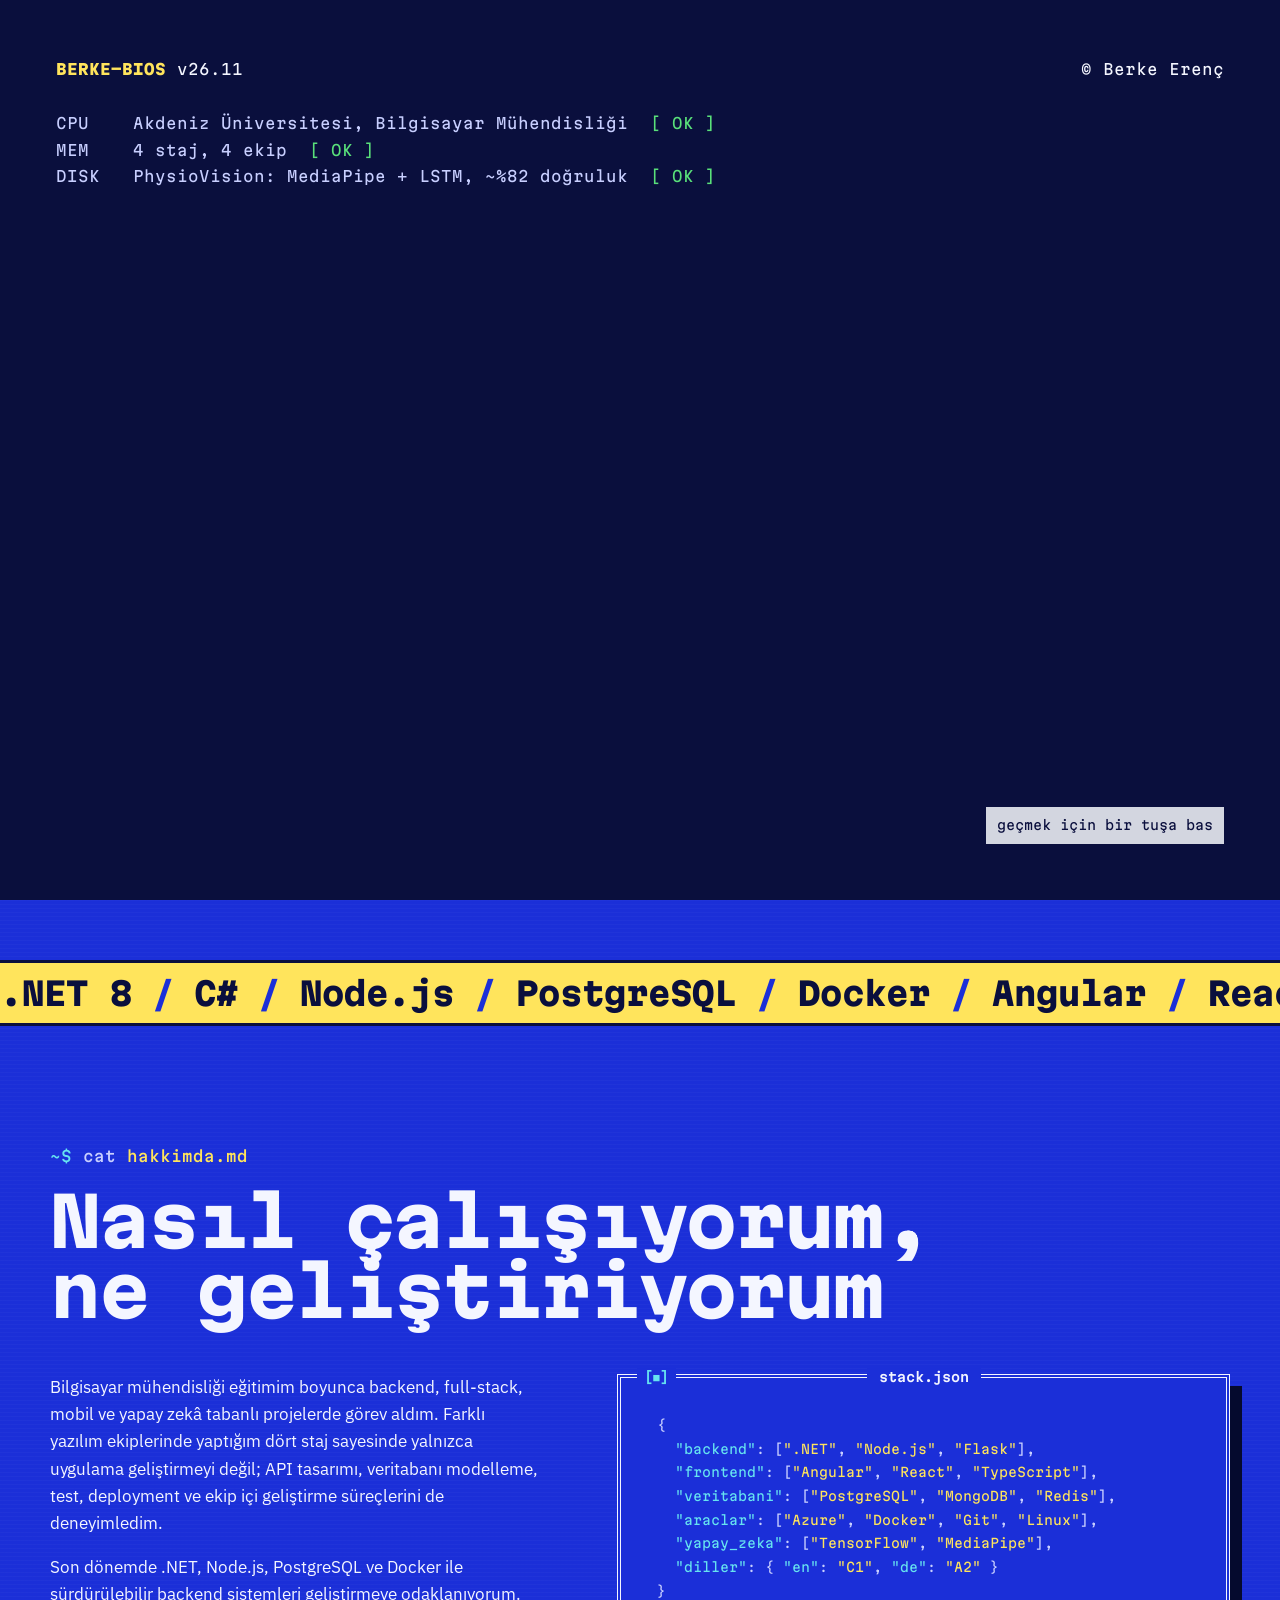
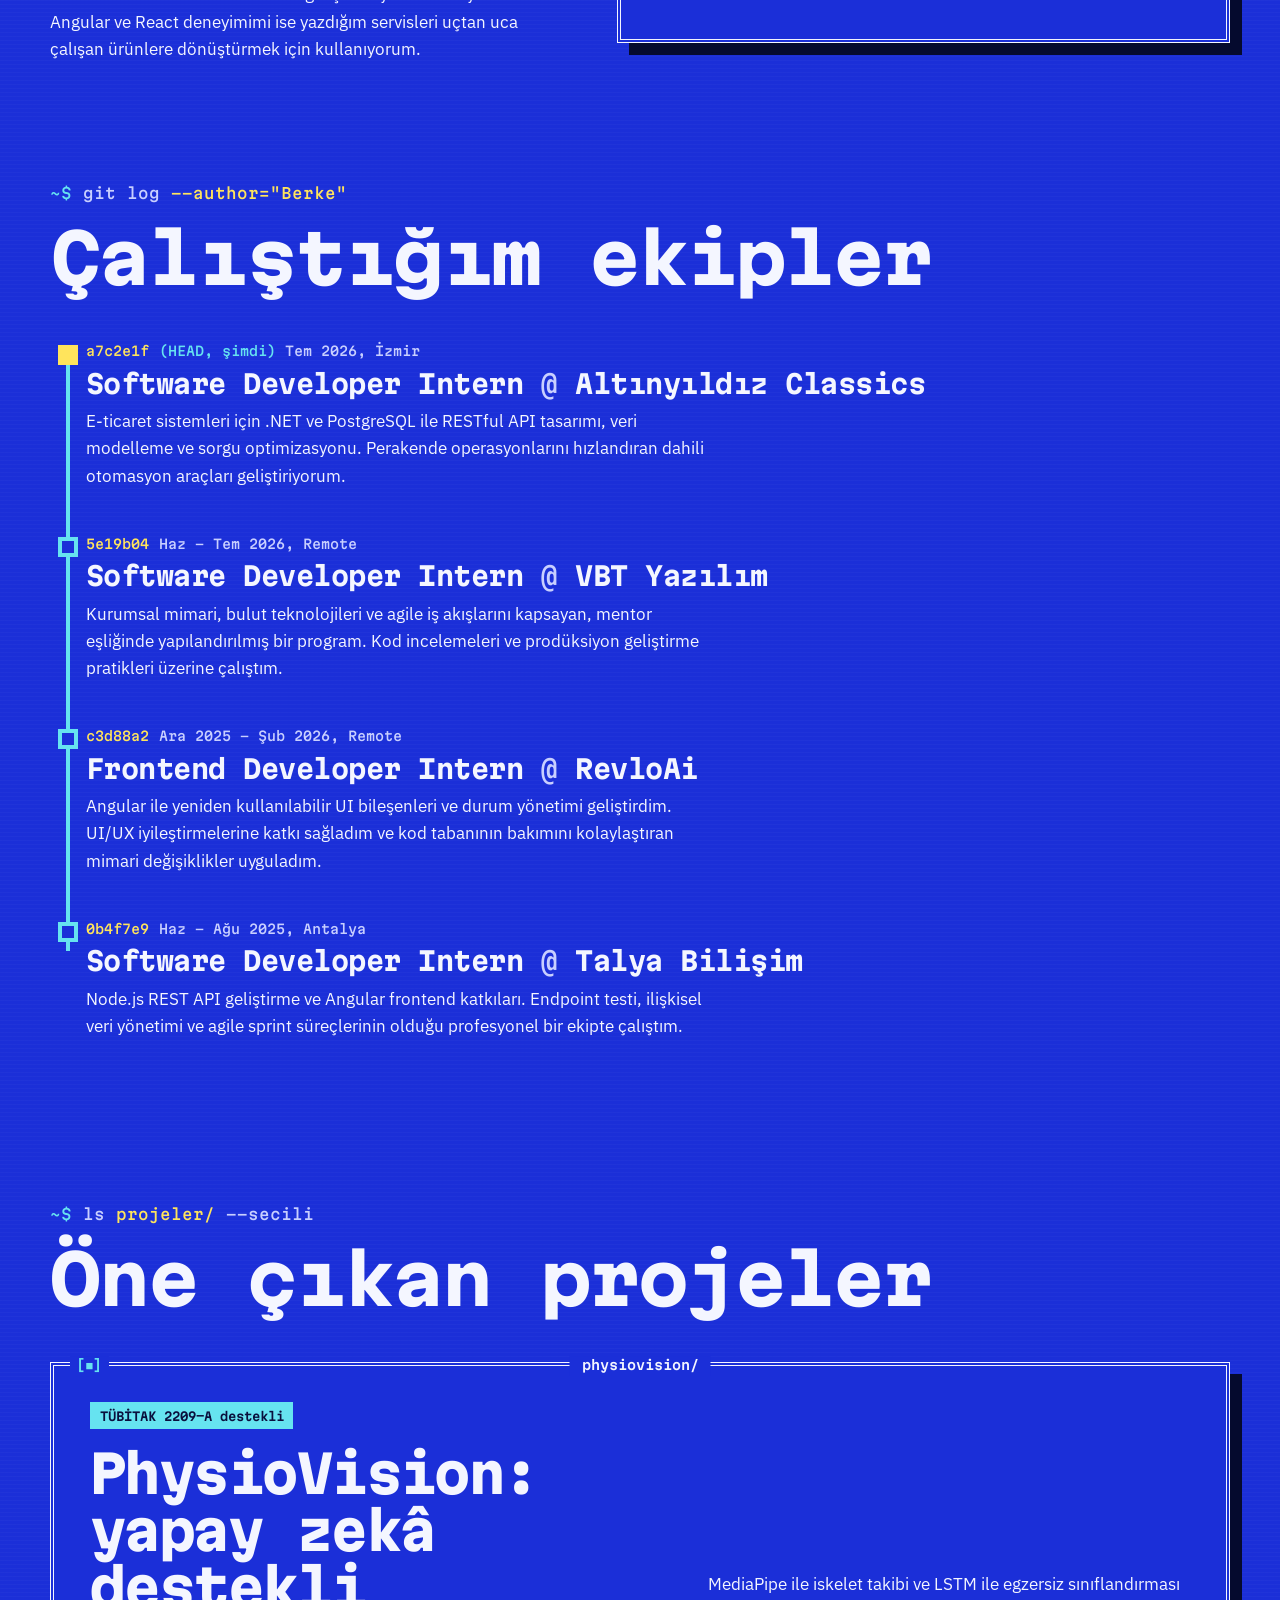
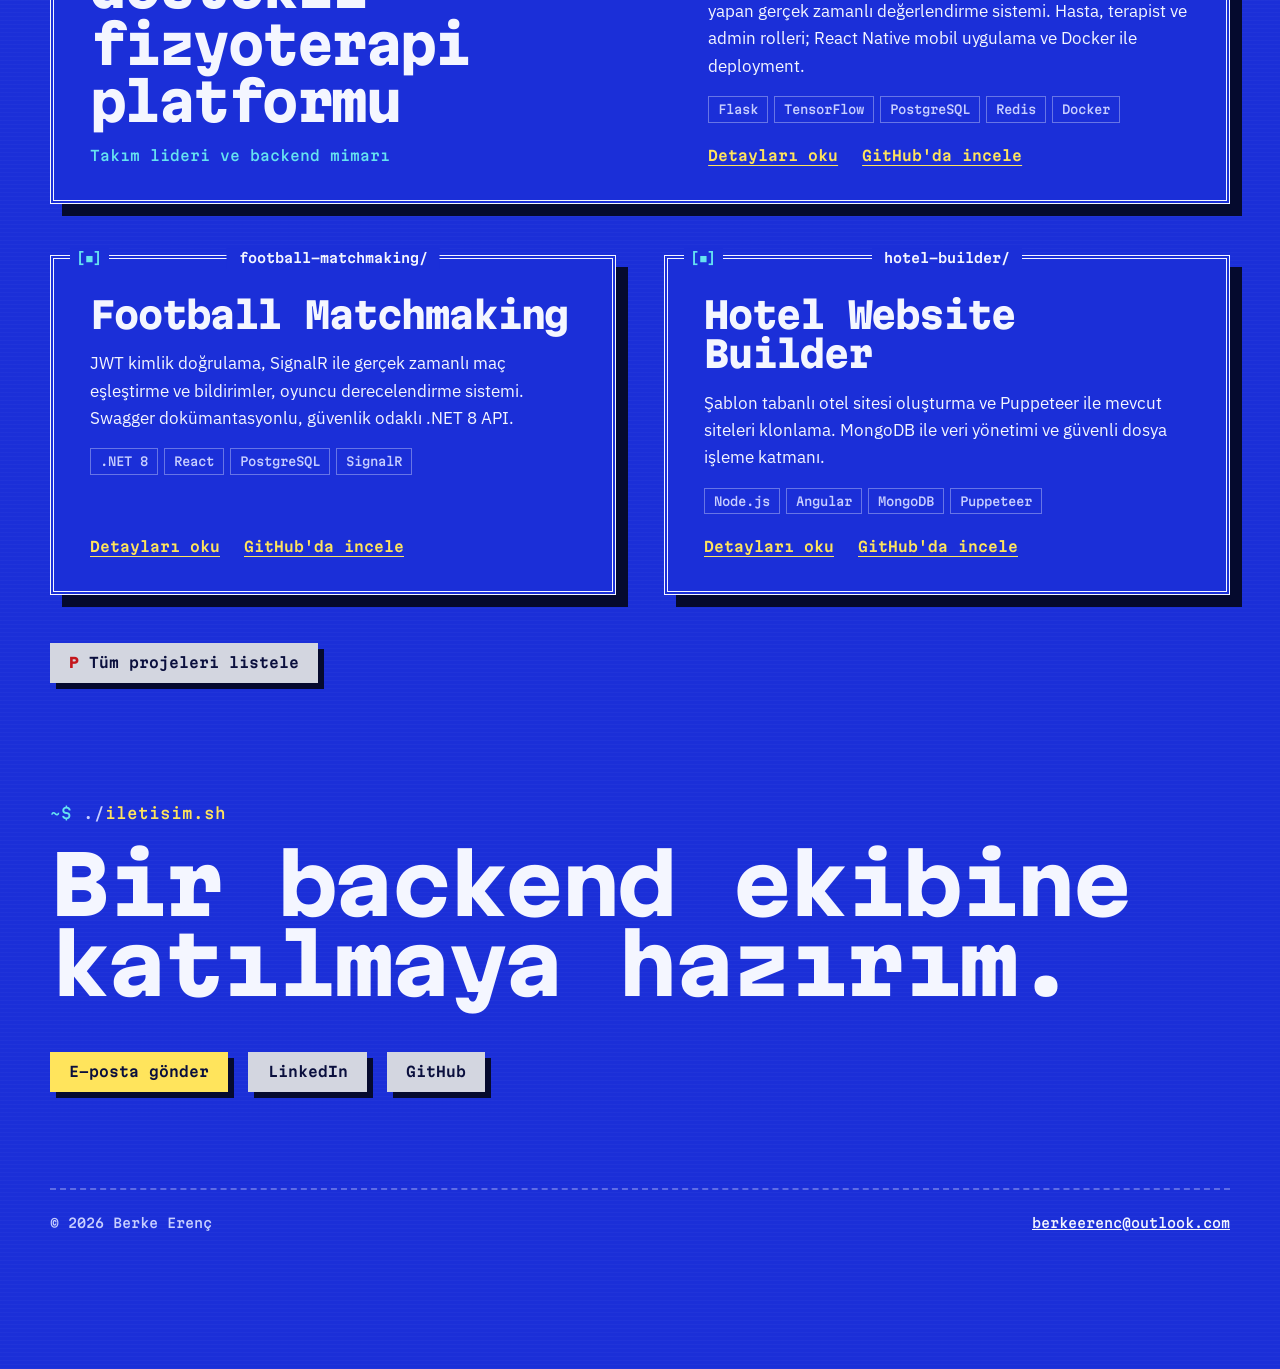
<file: index.html>
<!DOCTYPE html>
<html lang="tr">
<head>
  <meta charset="UTF-8">
  <meta name="viewport" content="width=device-width, initial-scale=1.0">
  <title>Berke Erenç – Junior Backend Developer</title>
  <meta name="description" content="Berke Erenç'in backend, full-stack ve yapay zekâ projelerini içeren yazılım geliştirici portföyü. .NET, Node.js, PostgreSQL ve Angular ile geliştirme.">
  <meta name="theme-color" content="#1B2FD8">
  <meta property="og:title" content="Berke Erenç – Junior Backend Developer">
  <meta property="og:description" content="Berke Erenç'in backend, full-stack ve yapay zekâ projelerini içeren yazılım geliştirici portföyü. .NET, Node.js, PostgreSQL ve Angular ile geliştirme.">
  <meta property="og:type" content="website">
  <meta property="og:locale" content="tr_TR">
  <meta property="og:url" content="https://berkeerenc.github.io/">
  <meta property="og:image" content="https://berkeerenc.github.io/og-image.svg">
  <meta name="twitter:card" content="summary_large_image">
  <meta name="twitter:title" content="Berke Erenç – Junior Backend Developer">
  <meta name="twitter:description" content="Berke Erenç'in backend, full-stack ve yapay zekâ projelerini içeren yazılım geliştirici portföyü. .NET, Node.js, PostgreSQL ve Angular ile geliştirme.">
  <meta name="twitter:image" content="https://berkeerenc.github.io/og-image.svg">
  <link rel="canonical" href="https://berkeerenc.github.io/">
  <link rel="alternate" hreflang="tr" href="https://berkeerenc.github.io/">
  <link rel="alternate" hreflang="en" href="https://berkeerenc.github.io/en/">
  <link rel="alternate" hreflang="x-default" href="https://berkeerenc.github.io/en/">
  <link rel="icon" type="image/svg+xml" href="favicon.svg">
  <link rel="preconnect" href="https://fonts.googleapis.com">
  <link rel="preconnect" href="https://fonts.gstatic.com" crossorigin>
  <link href="https://fonts.googleapis.com/css2?family=IBM+Plex+Sans:ital,wght@0,400;0,500;0,600;1,400&family=Martian+Mono:wdth,wght@75..112.5,100..800&display=swap" rel="stylesheet">
  <link rel="stylesheet" href="shared.css?v=7c9b3e9b">
  <style>
    /* ---------- HERO ---------- */
    .hero { padding-top: clamp(1rem, 4vw, 3rem); }
    .hero .cmd { font-size: clamp(.875rem, 1.6vw, 1rem); margin-bottom: clamp(1rem, 3vw, 2rem); }
    .hero .cmd .typed { color: var(--ink); }

    .name {
      font-family: var(--mono);
      font-size: clamp(3.4rem, 22vw, 13.5rem);
      line-height: .92;
      letter-spacing: -0.045em;
      color: var(--ink);
      margin-left: -0.04em;
      cursor: default;
      user-select: none;
    }
    .name .ch {
      display: inline-block;
      font-variation-settings: "wdth" var(--w, 100), "wght" var(--wg, 800);
    }
    .name .sp { display: block; height: 0; }
    .name:not(.in) .ch {
      opacity: 0;
      transform: translateY(.18em);
      font-variation-settings: "wdth" 75, "wght" 200;
    }
    .name.in .ch {
      transition:
        opacity .45s ease calc(var(--i) * 55ms),
        transform .7s cubic-bezier(.2, .9, .2, 1) calc(var(--i) * 55ms),
        font-variation-settings 1s cubic-bezier(.2, .9, .2, 1) calc(var(--i) * 55ms);
    }
    .name.settled .ch { transition: font-variation-settings .35s cubic-bezier(.2, .9, .3, 1); }
    /* ikinci satır sarı: soyadı terminal vurgusu gibi */
    .name .ch.last { color: var(--yellow); }

    .hero-grid {
      display: grid;
      grid-template-columns: minmax(0, 1.4fr) minmax(0, 1fr);
      gap: clamp(1.5rem, 5vw, 4rem);
      align-items: end;
      margin-top: clamp(2rem, 5vw, 3.5rem);
    }
    .hero-lede { font-size: clamp(1.0625rem, 1.9vw, 1.3125rem); line-height: 1.55; max-width: 44ch; }

    .facts {
      font: 500 .875rem/1.5 var(--mono);
      border-left: 4px double var(--ink);
      padding-left: 1.25rem;
      display: grid; grid-template-columns: auto 1fr; gap: .4rem 1rem;
    }
    .facts dt { color: var(--muted); }
    .facts dd { color: var(--ink); }
    .facts dd.on { color: var(--cyan); }

    .actions { display: flex; flex-wrap: wrap; gap: 1rem 1.25rem; margin-top: clamp(2rem, 5vw, 3rem); }
    .actions button.btn { border: 0; cursor: pointer; background: transparent; color: var(--ink); box-shadow: inset 0 0 0 2px var(--ink); }
    .actions button.btn kbd { color: var(--yellow); }
    .actions button.btn:hover { box-shadow: inset 0 0 0 2px var(--yellow); transform: none; }

    /* ---------- HAKKIMDA ---------- */
    .about-grid {
      display: grid;
      grid-template-columns: minmax(0, 1fr) minmax(0, 1.25fr);
      gap: clamp(2.5rem, 6vw, 5rem);
      align-items: start;
    }
    .json {
      font: 400 clamp(.75rem, 1vw, .8125rem)/1.85 var(--mono);
      white-space: pre;
      overflow-x: auto;
      overflow-x: auto;
    }
    .json .k { color: var(--cyan); }
    .json .s { color: var(--yellow); }
    .json .p { color: var(--muted); }

    /* ---------- DENEYİM: git log ---------- */
    .gitlog { list-style: none; position: relative; max-width: 900px; }
    .gitlog li {
      position: relative;
      display: grid;
      grid-template-columns: 2.25rem minmax(0, 1fr);
      padding-bottom: clamp(2rem, 4vw, 2.75rem);
    }
    .gitlog li::before {
      content: "";
      position: absolute; left: calc(1.125rem - 2px); top: .5rem; bottom: -0.25rem;
      width: 4px; background: var(--cyan);
    }
    .gitlog li:last-child::before { bottom: auto; height: 1.5rem; }
    .gitlog .node {
      position: relative; z-index: 1;
      width: 1.25rem; height: 1.25rem; margin: .2rem 0 0 .5rem;
      background: var(--blue); border: 4px solid var(--cyan);
    }
    .gitlog li:first-child .node { background: var(--yellow); border-color: var(--yellow); }
    .commit-head { font: 500 .8125rem/1.6 var(--mono); color: var(--muted); }
    .commit-head .hash { color: var(--yellow); margin-right: .6rem; }
    .commit-head .ref { color: var(--cyan); margin-right: .6rem; }
    .commit-title {
      font-family: var(--mono); font-weight: 700;
      font-size: clamp(1.125rem, 2.4vw, 1.625rem);
      line-height: 1.25; letter-spacing: -0.02em;
      margin: .35rem 0 .5rem;
    }
    .commit-title .at { color: var(--muted); font-weight: 400; }
    .commit-body { max-width: 62ch; color: var(--ink); }

    .gitlog:not(.shown) li { opacity: 0; transform: translateX(-12px); }
    .gitlog.shown li { transition: opacity .5s ease, transform .6s cubic-bezier(.2,.9,.2,1); }
    .gitlog.shown li:nth-child(2) { transition-delay: .15s; }
    .gitlog.shown li:nth-child(3) { transition-delay: .3s; }
    .gitlog.shown li:nth-child(4) { transition-delay: .45s; }

    /* ---------- PROJELER ---------- */
    .projects-grid {
      display: grid;
      grid-template-columns: repeat(2, minmax(0, 1fr));
      gap: clamp(2.5rem, 4vw, 3.25rem) clamp(2rem, 4vw, 3rem);
    }
    .proj { display: flex; flex-direction: column; gap: 1rem; transition: border-color .15s; }
    .proj.wide {
      grid-column: 1 / -1;
      display: grid; grid-template-columns: minmax(0, 1.15fr) minmax(0, 1fr);
      gap: 1.5rem clamp(2rem, 5vw, 4rem); align-items: end;
    }
    .wide-l, .wide-r { display: flex; flex-direction: column; gap: 1rem; }
    .proj:hover, .proj:focus-within { border-color: var(--yellow); }
    .proj:hover .win-title, .proj:focus-within .win-title { background: var(--yellow); color: var(--bar-ink); }
    .proj h3 {
      font-family: var(--mono); font-weight: 800;
      font-size: clamp(1.375rem, 3vw, 2.25rem);
      line-height: 1.1; letter-spacing: -0.03em;
    }
    .proj.wide h3 { font-size: clamp(1.75rem, 4.5vw, 3.25rem); max-width: 20ch; }
    .proj p { max-width: 62ch; }
    .proj .proj-role { font: 500 .875rem var(--mono); color: var(--cyan); }
    .badge {
      align-self: flex-start;
      font: 600 .75rem/1 var(--mono);
      padding: .45rem .6rem;
      background: var(--cyan); color: var(--bar-ink);
    }
    .proj-links { display: flex; flex-wrap: wrap; gap: .5rem 1.5rem; margin-top: auto; padding-top: .5rem; font: 600 .875rem var(--mono); }
    .proj-links a { color: var(--yellow); text-underline-offset: 4px; }
    .proj-links a:hover { color: var(--ink); }
    .more { margin-top: clamp(2rem, 4vw, 3rem); }

    /* ---------- İLETİŞİM ÇAĞRISI ---------- */
    .cta-line {
      font-family: var(--mono); font-weight: 800;
      font-size: clamp(2rem, 6.5vw, 5rem);
      line-height: 1; letter-spacing: -0.04em;
      font-variation-settings: "wdth" 112.5;
      max-width: 24ch;
      margin-bottom: clamp(2rem, 4vw, 2.5rem);
    }

    @media (max-width: 860px) {
      .hero-grid, .about-grid { grid-template-columns: 1fr; }
      .json { white-space: pre; font-size: .75rem; }
      .projects-grid, .proj.wide { grid-template-columns: 1fr; }
    }
  </style>
  <script>
    (function () {
      var seen = false;
      try { seen = !!sessionStorage.getItem('berke-booted'); } catch (e) {}
      if (!seen && !matchMedia('(prefers-reduced-motion: reduce)').matches) {
        document.documentElement.classList.add('booting');
        setTimeout(function () { document.documentElement.classList.remove('booting'); }, 11000);
      }
    })();
  </script>
</head>
<body>
  <a class="skip-link" href="#main-content">İçeriğe geç</a>

  <header class="menubar">
    <a class="menubar-logo" href="index.html" aria-label="Berke Erenç, ana sayfa">berke.sh</a>
    <nav aria-label="Ana menü">
      <ul>
        <li><a class="item" href="index.html" data-key="a" aria-current="page"><span class="key">A</span>na sayfa</a></li>
        <li><a class="item" href="projects.html" data-key="p"><span class="key">P</span>rojeler</a></li>
        <li><a class="item" href="index.html#hakkimda" data-key="h"><span class="key">H</span>akkımda</a></li>
        <li><a class="item" href="Berke-Erenc-CV.pdf" data-key="c" target="_blank" rel="noopener"><span class="key">C</span>V</a></li>
        <li><a class="item" href="contact.html" data-key="i"><span class="key">İ</span>letişim</a></li>
        <li><a class="item" href="blog.html" data-key="y"><span class="key">Y</span>azılar</a></li>
      </ul>
    </nav>
    <div class="lang-switch" role="group" aria-label="Dil"><a href="index.html" hreflang="tr" lang="tr" aria-current="true">TR</a><a href="en/index.html" hreflang="en" lang="en">EN</a></div>
    <span class="menubar-clock" data-clock aria-hidden="true"></span>
  </header>

  <main id="main-content">
    <div class="wrap">
      <section class="hero" aria-labelledby="hero-name">
        <p class="cmd"><span class="prompt">berke@izmir:~$</span> <span class="typed" data-type="whoami">whoami</span><span class="caret" aria-hidden="true"></span></p>
        <h1 class="name" id="hero-name" data-stretch>Berke Erenç</h1>

        <div class="hero-grid">
          <p class="hero-lede">Junior backend developer. .NET, Node.js ve PostgreSQL ile servisler yazıyorum; React ve Angular ile bu servisleri uçtan uca çalışan ürünlere dönüştürüyorum.</p>
          <dl class="facts">
            <dt>konum</dt><dd>İzmir, Türkiye</dd>
            <dt>çalışma</dt><dd>Remote / Hybrid</dd>
            <dt>şu an</dt><dd>Altınyıldız Classics, stajyer</dd>
            <dt>durum</dt><dd class="on">Yazılım geliştirici pozisyonlarına açık</dd>
          </dl>
        </div>

        <div class="actions">
          <a class="btn primary" href="projects.html"><kbd>P</kbd>Projelerimi gör</a>
          <a class="btn" href="Berke-Erenc-CV.pdf" target="_blank" rel="noopener"><kbd>C</kbd>CV'yi aç</a>
          <button class="btn" type="button" data-open-palette><kbd>/</kbd>Komut satırını dene</button>
        </div>
      </section>

      <div class="ticker" aria-label="Kullandığım teknolojiler">
        <div class="ticker-track">
          <ul>
            <li>.NET 8</li><li>C#</li><li>Node.js</li><li>PostgreSQL</li><li>Docker</li><li>Angular</li><li>React</li><li>TypeScript</li><li>Redis</li><li>Azure</li><li>Flask</li><li>TensorFlow</li><li>SignalR</li>
          </ul>
          <ul aria-hidden="true">
            <li>.NET 8</li><li>C#</li><li>Node.js</li><li>PostgreSQL</li><li>Docker</li><li>Angular</li><li>React</li><li>TypeScript</li><li>Redis</li><li>Azure</li><li>Flask</li><li>TensorFlow</li><li>SignalR</li>
          </ul>
        </div>
      </div>

      <section id="hakkimda" aria-labelledby="about-title">
        <p class="cmd"><span class="prompt">~$</span> cat <span class="arg">hakkimda.md</span></p>
        <h2 class="section-title" id="about-title">Nasıl çalışıyorum, ne geliştiriyorum</h2>
        <div class="about-grid">
          <div class="prose">
            <p>Bilgisayar mühendisliği eğitimim boyunca backend, full-stack, mobil ve yapay zekâ tabanlı projelerde görev aldım. Farklı yazılım ekiplerinde yaptığım dört staj sayesinde yalnızca uygulama geliştirmeyi değil; API tasarımı, veritabanı modelleme, test, deployment ve ekip içi geliştirme süreçlerini de deneyimledim.</p>
            <p>Son dönemde .NET, Node.js, PostgreSQL ve Docker ile sürdürülebilir backend sistemleri geliştirmeye odaklanıyorum. Angular ve React deneyimimi ise yazdığım servisleri uçtan uca çalışan ürünlere dönüştürmek için kullanıyorum.</p>
          </div>
          <div class="win">
            <span class="win-close" aria-hidden="true">[■]</span>
            <span class="win-title">stack.json</span>
<pre class="json" aria-label="Teknik beceriler"><span class="p">{</span>
  <span class="k">"backend"</span><span class="p">:</span> <span class="p">[</span><span class="s">".NET"</span><span class="p">,</span> <span class="s">"Node.js"</span><span class="p">,</span> <span class="s">"Flask"</span><span class="p">],</span>
  <span class="k">"frontend"</span><span class="p">:</span> <span class="p">[</span><span class="s">"Angular"</span><span class="p">,</span> <span class="s">"React"</span><span class="p">,</span> <span class="s">"TypeScript"</span><span class="p">],</span>
  <span class="k">"veritabani"</span><span class="p">:</span> <span class="p">[</span><span class="s">"PostgreSQL"</span><span class="p">,</span> <span class="s">"MongoDB"</span><span class="p">,</span> <span class="s">"Redis"</span><span class="p">],</span>
  <span class="k">"araclar"</span><span class="p">:</span> <span class="p">[</span><span class="s">"Azure"</span><span class="p">,</span> <span class="s">"Docker"</span><span class="p">,</span> <span class="s">"Git"</span><span class="p">,</span> <span class="s">"Linux"</span><span class="p">],</span>
  <span class="k">"yapay_zeka"</span><span class="p">:</span> <span class="p">[</span><span class="s">"TensorFlow"</span><span class="p">,</span> <span class="s">"MediaPipe"</span><span class="p">],</span>
  <span class="k">"diller"</span><span class="p">:</span> <span class="p">{</span> <span class="k">"en"</span><span class="p">:</span> <span class="s">"C1"</span><span class="p">,</span> <span class="k">"de"</span><span class="p">:</span> <span class="s">"A2"</span> <span class="p">}</span>
<span class="p">}</span></pre>
          </div>
        </div>
      </section>

      <section id="deneyim" aria-labelledby="exp-title">
        <p class="cmd"><span class="prompt">~$</span> git log <span class="arg">--author="Berke"</span></p>
        <h2 class="section-title" id="exp-title">Çalıştığım ekipler</h2>
        <ol class="gitlog" data-gitlog>
          <li>
            <span class="node" aria-hidden="true"></span>
            <div>
              <p class="commit-head"><span class="hash">a7c2e1f</span><span class="ref">(HEAD, şimdi)</span>Tem 2026, İzmir</p>
              <h3 class="commit-title">Software Developer Intern <span class="at">@</span> Altınyıldız Classics</h3>
              <p class="commit-body">E-ticaret sistemleri için .NET ve PostgreSQL ile RESTful API tasarımı, veri modelleme ve sorgu optimizasyonu. Perakende operasyonlarını hızlandıran dahili otomasyon araçları geliştiriyorum.</p>
            </div>
          </li>
          <li>
            <span class="node" aria-hidden="true"></span>
            <div>
              <p class="commit-head"><span class="hash">5e19b04</span>Haz – Tem 2026, Remote</p>
              <h3 class="commit-title">Software Developer Intern <span class="at">@</span> VBT Yazılım</h3>
              <p class="commit-body">Kurumsal mimari, bulut teknolojileri ve agile iş akışlarını kapsayan, mentor eşliğinde yapılandırılmış bir program. Kod incelemeleri ve prodüksiyon geliştirme pratikleri üzerine çalıştım.</p>
            </div>
          </li>
          <li>
            <span class="node" aria-hidden="true"></span>
            <div>
              <p class="commit-head"><span class="hash">c3d88a2</span>Ara 2025 – Şub 2026, Remote</p>
              <h3 class="commit-title">Frontend Developer Intern <span class="at">@</span> RevloAi</h3>
              <p class="commit-body">Angular ile yeniden kullanılabilir UI bileşenleri ve durum yönetimi geliştirdim. UI/UX iyileştirmelerine katkı sağladım ve kod tabanının bakımını kolaylaştıran mimari değişiklikler uyguladım.</p>
            </div>
          </li>
          <li>
            <span class="node" aria-hidden="true"></span>
            <div>
              <p class="commit-head"><span class="hash">0b4f7e9</span>Haz – Ağu 2025, Antalya</p>
              <h3 class="commit-title">Software Developer Intern <span class="at">@</span> Talya Bilişim</h3>
              <p class="commit-body">Node.js REST API geliştirme ve Angular frontend katkıları. Endpoint testi, ilişkisel veri yönetimi ve agile sprint süreçlerinin olduğu profesyonel bir ekipte çalıştım.</p>
            </div>
          </li>
        </ol>
      </section>

      <section id="projeler" aria-labelledby="proj-title">
        <p class="cmd"><span class="prompt">~$</span> ls <span class="arg">projeler/</span> --secili</p>
        <h2 class="section-title" id="proj-title">Öne çıkan projeler</h2>
        <div class="projects-grid">
          <article class="win proj wide">
            <span class="win-close" aria-hidden="true">[■]</span>
            <span class="win-title">physiovision/</span>
            <div class="wide-l">
              <span class="badge">TÜBİTAK 2209-A destekli</span>
              <h3>PhysioVision: yapay zekâ destekli fizyoterapi platformu</h3>
              <p class="proj-role">Takım lideri ve backend mimarı</p>
            </div>
            <div class="wide-r">
            <p>MediaPipe ile iskelet takibi ve LSTM ile egzersiz sınıflandırması yapan gerçek zamanlı değerlendirme sistemi. Hasta, terapist ve admin rolleri; React Native mobil uygulama ve Docker ile deployment.</p>
            <ul class="tags"><li>Flask</li><li>TensorFlow</li><li>PostgreSQL</li><li>Redis</li><li>Docker</li></ul>
            <div class="proj-links">
              <a href="projects.html#physiovision">Detayları oku</a>
              <a href="https://github.com/berkeerenc/PhysioVision" target="_blank" rel="noopener">GitHub'da incele</a>
            </div>
            </div>
          </article>
          <article class="win proj">
            <span class="win-close" aria-hidden="true">[■]</span>
            <span class="win-title">football-matchmaking/</span>
            <h3>Football Matchmaking</h3>
            <p>JWT kimlik doğrulama, SignalR ile gerçek zamanlı maç eşleştirme ve bildirimler, oyuncu derecelendirme sistemi. Swagger dokümantasyonlu, güvenlik odaklı .NET 8 API.</p>
            <ul class="tags"><li>.NET 8</li><li>React</li><li>PostgreSQL</li><li>SignalR</li></ul>
            <div class="proj-links">
              <a href="projects.html#football">Detayları oku</a>
              <a href="https://github.com/berkeerenc/Football_Matchmaking_and_Scouting_Application" target="_blank" rel="noopener">GitHub'da incele</a>
            </div>
          </article>
          <article class="win proj">
            <span class="win-close" aria-hidden="true">[■]</span>
            <span class="win-title">hotel-builder/</span>
            <h3>Hotel Website Builder</h3>
            <p>Şablon tabanlı otel sitesi oluşturma ve Puppeteer ile mevcut siteleri klonlama. MongoDB ile veri yönetimi ve güvenli dosya işleme katmanı.</p>
            <ul class="tags"><li>Node.js</li><li>Angular</li><li>MongoDB</li><li>Puppeteer</li></ul>
            <div class="proj-links">
              <a href="projects.html#hotel-builder">Detayları oku</a>
              <a href="https://github.com/berkeerenc/WebsiteBuilder" target="_blank" rel="noopener">GitHub'da incele</a>
            </div>
          </article>
        </div>
        <p class="more"><a class="btn" href="projects.html"><kbd>P</kbd>Tüm projeleri listele</a></p>
      </section>

      <section id="iletisim" aria-labelledby="cta-title">
        <p class="cmd"><span class="prompt">~$</span> ./<span class="arg">iletisim.sh</span></p>
        <h2 class="cta-line" id="cta-title">Bir backend ekibine katılmaya hazırım.</h2>
        <div class="actions">
          <a class="btn primary" href="mailto:berkeerenc@outlook.com">E-posta gönder</a>
          <a class="btn" href="https://linkedin.com/in/berke-erenc" target="_blank" rel="noopener">LinkedIn</a>
          <a class="btn" href="https://github.com/berkeerenc" target="_blank" rel="noopener">GitHub</a>
        </div>
      </section>

      <footer class="site-footer">
        <span>© <span data-year>2026</span> Berke Erenç</span>
        <a href="mailto:berkeerenc@outlook.com">berkeerenc@outlook.com</a>
      </footer>
    </div>
  </main>

  <footer class="statusbar" aria-label="Kısayollar">
    <button type="button" data-open-palette><kbd>/</kbd>Komut</button>
    <button type="button" class="hide-sm" onclick="location.href='projects.html'"><kbd>P</kbd>Projeler</button>
    <button type="button" class="hide-sm" onclick="window.open('Berke-Erenc-CV.pdf','_blank','noopener')"><kbd>C</kbd>CV</button>
    <button type="button" class="hide-sm" onclick="location.href='contact.html'"><kbd>İ</kbd>İletişim</button>
    <span class="status-right"><span class="status-dot" aria-hidden="true"></span><span class="hide-sm">Yazılım geliştirici pozisyonlarına açık</span><span class="show-sm">İşe açık</span></span>
  </footer>

  <div class="palette" id="palette" role="dialog" aria-modal="true" aria-label="Komut satırı" aria-hidden="true">
    <div class="win">
      <span class="win-close" aria-hidden="true">[■]</span>
      <span class="win-title">berke.sh</span>
      <div class="palette-log" aria-live="polite"></div>
      <form class="palette-form" autocomplete="off">
        <label for="palette-input">$</label>
        <input id="palette-input" type="text" spellcheck="false" placeholder="yardim yaz, Enter'a bas">
      </form>
      <p class="palette-hint">Esc ile kapat. Sayfada harf kısayolları da çalışır: P, H, C, İ.</p>
    </div>
  </div>

  <script src="shared.js?v=65996165" defer></script>
</body>
</html>
</file>
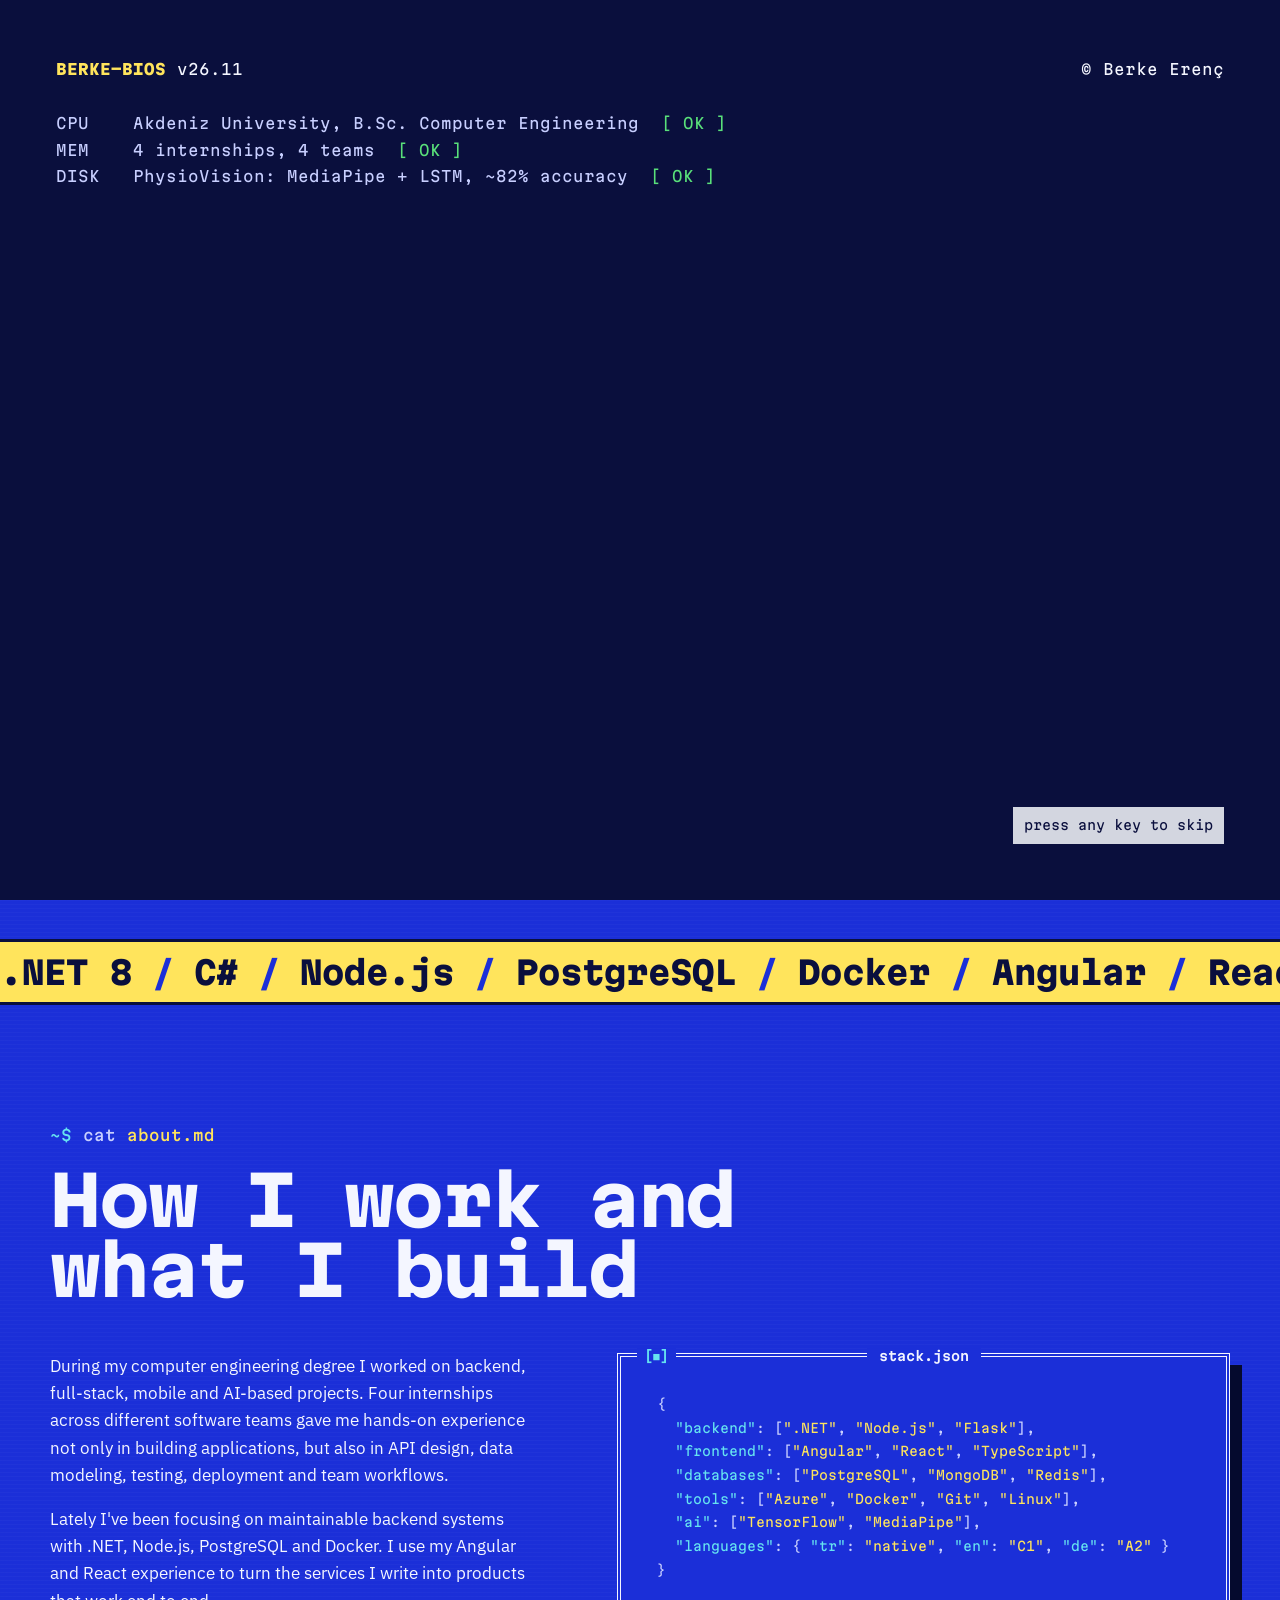
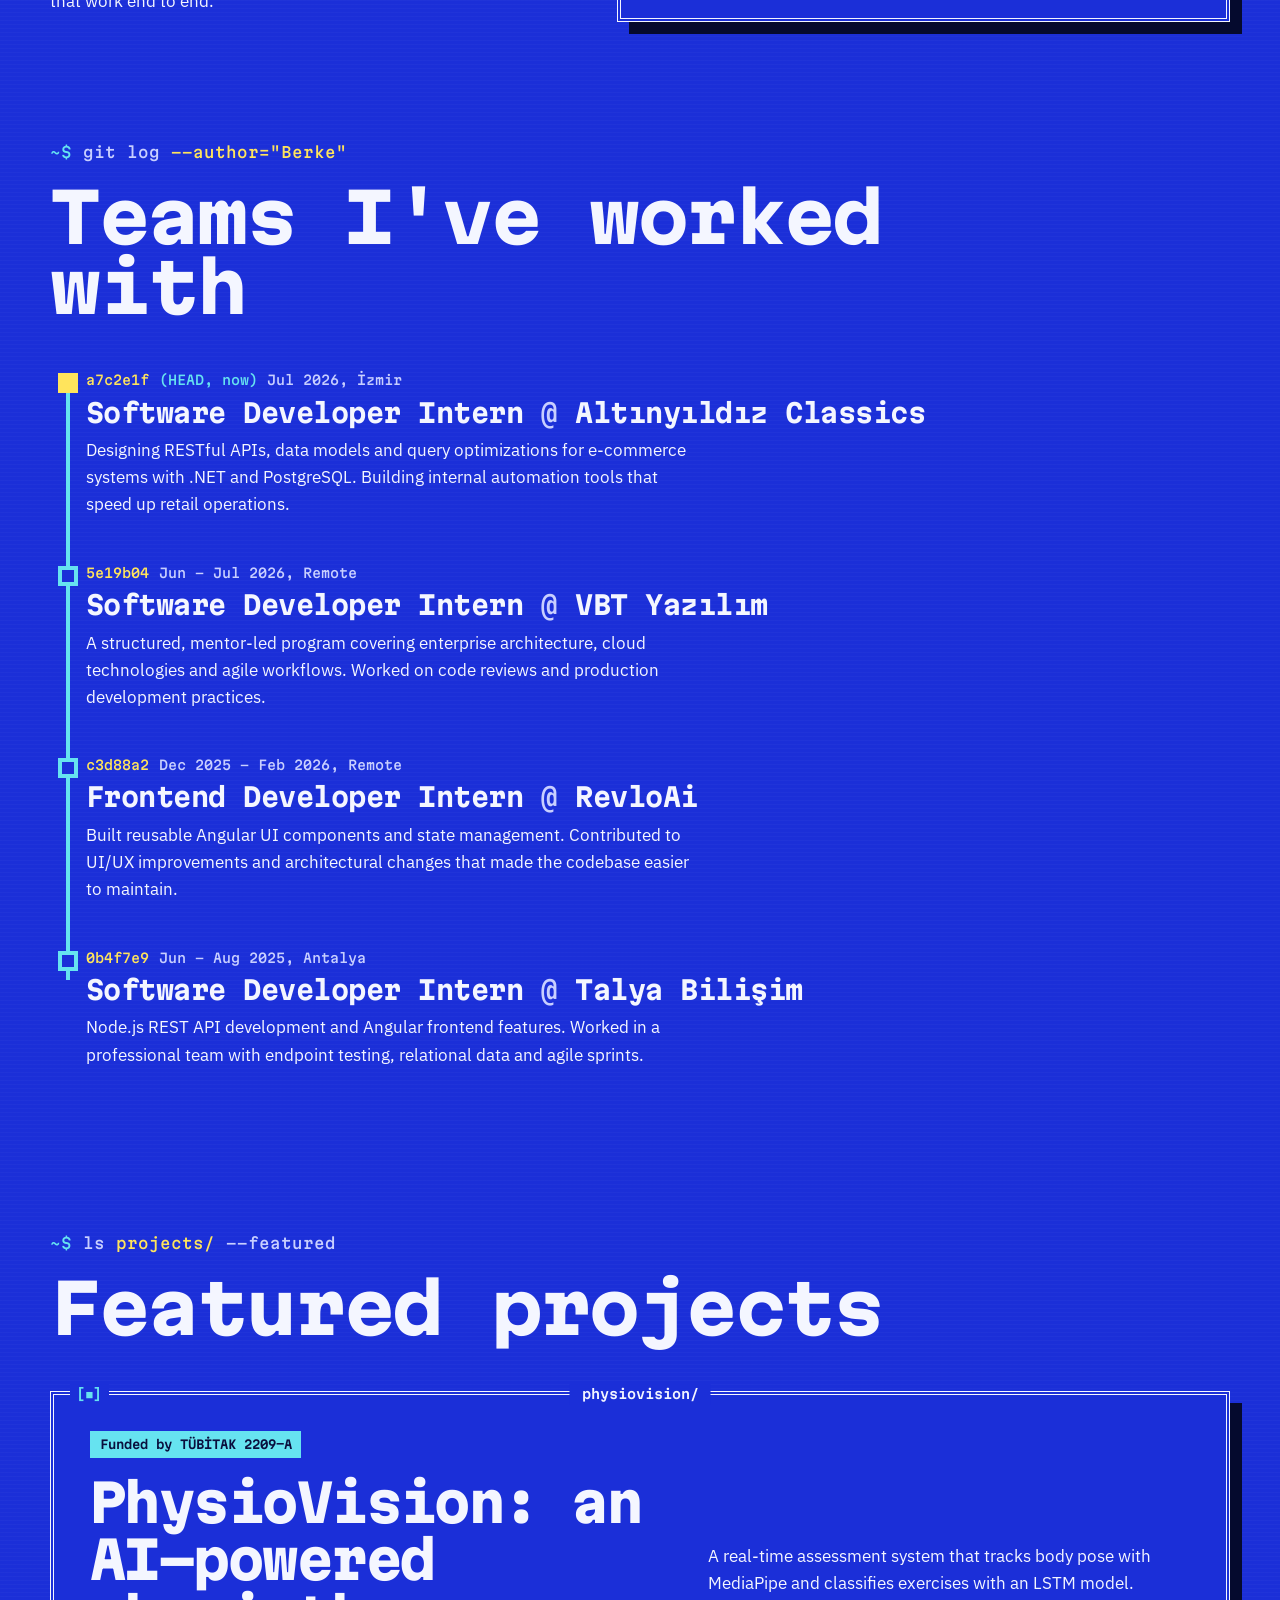
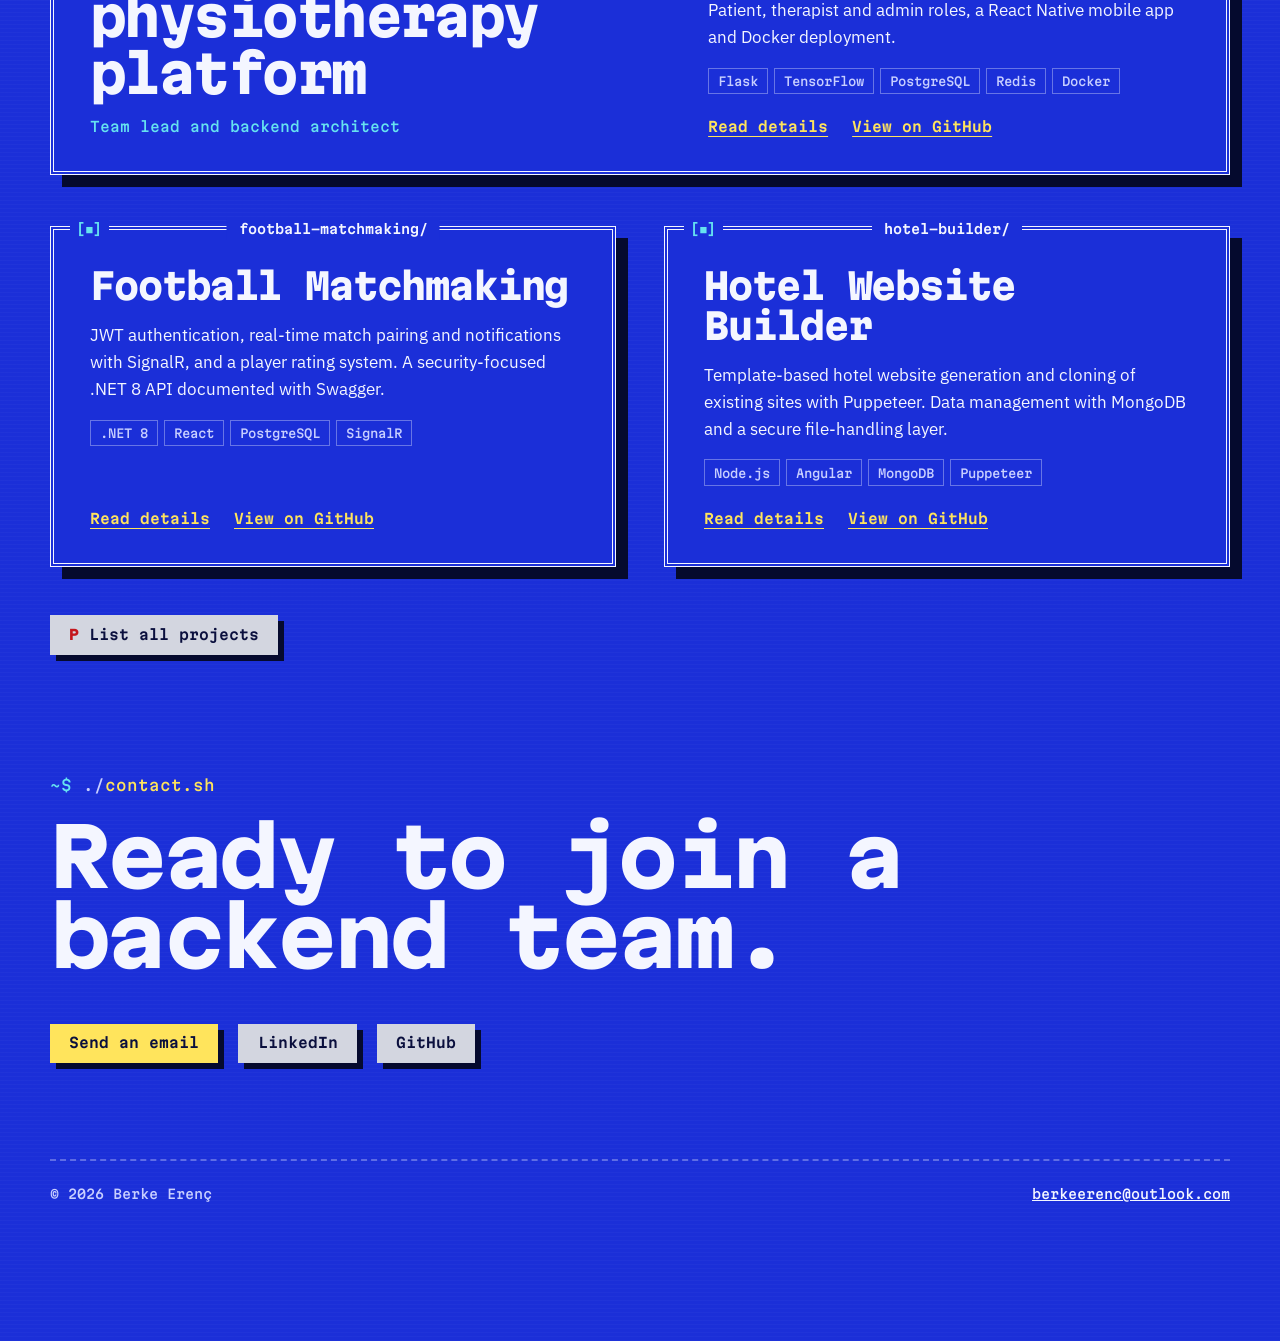
<file: en/index.html>
<!DOCTYPE html>
<html lang="en">
<head>
  <meta charset="UTF-8">
  <meta name="viewport" content="width=device-width, initial-scale=1.0">
  <title>Berke Erenç – Junior Backend Developer</title>
  <meta name="description" content="Portfolio of Berke Erenç, a junior backend developer in İzmir, Türkiye. Backend, full-stack and AI projects built with .NET, Node.js, PostgreSQL and Angular.">
  <meta name="theme-color" content="#1B2FD8">
  <meta property="og:title" content="Berke Erenç – Junior Backend Developer">
  <meta property="og:description" content="Portfolio of Berke Erenç, a junior backend developer in İzmir, Türkiye. Backend, full-stack and AI projects built with .NET, Node.js, PostgreSQL and Angular.">
  <meta property="og:type" content="website">
  <meta property="og:locale" content="en_US">
  <meta property="og:url" content="https://berkeerenc.github.io/en/">
  <meta property="og:image" content="https://berkeerenc.github.io/og-image.svg">
  <meta name="twitter:card" content="summary_large_image">
  <meta name="twitter:title" content="Berke Erenç – Junior Backend Developer">
  <meta name="twitter:description" content="Portfolio of Berke Erenç, a junior backend developer in İzmir, Türkiye. Backend, full-stack and AI projects built with .NET, Node.js, PostgreSQL and Angular.">
  <meta name="twitter:image" content="https://berkeerenc.github.io/og-image.svg">
  <link rel="canonical" href="https://berkeerenc.github.io/en/">
  <link rel="alternate" hreflang="tr" href="https://berkeerenc.github.io/">
  <link rel="alternate" hreflang="en" href="https://berkeerenc.github.io/en/">
  <link rel="alternate" hreflang="x-default" href="https://berkeerenc.github.io/en/">
  <link rel="icon" type="image/svg+xml" href="../favicon.svg">
  <link rel="preconnect" href="https://fonts.googleapis.com">
  <link rel="preconnect" href="https://fonts.gstatic.com" crossorigin>
  <link href="https://fonts.googleapis.com/css2?family=IBM+Plex+Sans:ital,wght@0,400;0,500;0,600;1,400&family=Martian+Mono:wdth,wght@75..112.5,100..800&display=swap" rel="stylesheet">
  <link rel="stylesheet" href="../shared.css?v=7c9b3e9b">
  <style>
    /* ---------- HERO ---------- */
    .hero { padding-top: clamp(1rem, 4vw, 3rem); }
    .hero .cmd { font-size: clamp(.875rem, 1.6vw, 1rem); margin-bottom: clamp(1rem, 3vw, 2rem); }
    .hero .cmd .typed { color: var(--ink); }

    .name {
      font-family: var(--mono);
      font-size: clamp(3.4rem, 22vw, 13.5rem);
      line-height: .92;
      letter-spacing: -0.045em;
      color: var(--ink);
      margin-left: -0.04em;
      cursor: default;
      user-select: none;
    }
    .name .ch {
      display: inline-block;
      font-variation-settings: "wdth" var(--w, 100), "wght" var(--wg, 800);
    }
    .name .sp { display: block; height: 0; }
    .name:not(.in) .ch {
      opacity: 0;
      transform: translateY(.18em);
      font-variation-settings: "wdth" 75, "wght" 200;
    }
    .name.in .ch {
      transition:
        opacity .45s ease calc(var(--i) * 55ms),
        transform .7s cubic-bezier(.2, .9, .2, 1) calc(var(--i) * 55ms),
        font-variation-settings 1s cubic-bezier(.2, .9, .2, 1) calc(var(--i) * 55ms);
    }
    .name.settled .ch { transition: font-variation-settings .35s cubic-bezier(.2, .9, .3, 1); }
    /* ikinci satır sarı: soyadı terminal vurgusu gibi */
    .name .ch.last { color: var(--yellow); }

    .hero-grid {
      display: grid;
      grid-template-columns: minmax(0, 1.4fr) minmax(0, 1fr);
      gap: clamp(1.5rem, 5vw, 4rem);
      align-items: end;
      margin-top: clamp(2rem, 5vw, 3.5rem);
    }
    .hero-lede { font-size: clamp(1.0625rem, 1.9vw, 1.3125rem); line-height: 1.55; max-width: 44ch; }

    .facts {
      font: 500 .875rem/1.5 var(--mono);
      border-left: 4px double var(--ink);
      padding-left: 1.25rem;
      display: grid; grid-template-columns: auto 1fr; gap: .4rem 1rem;
    }
    .facts dt { color: var(--muted); }
    .facts dd { color: var(--ink); }
    .facts dd.on { color: var(--cyan); }

    .actions { display: flex; flex-wrap: wrap; gap: 1rem 1.25rem; margin-top: clamp(2rem, 5vw, 3rem); }
    .actions button.btn { border: 0; cursor: pointer; background: transparent; color: var(--ink); box-shadow: inset 0 0 0 2px var(--ink); }
    .actions button.btn kbd { color: var(--yellow); }
    .actions button.btn:hover { box-shadow: inset 0 0 0 2px var(--yellow); transform: none; }

    /* ---------- HAKKIMDA ---------- */
    .about-grid {
      display: grid;
      grid-template-columns: minmax(0, 1fr) minmax(0, 1.25fr);
      gap: clamp(2.5rem, 6vw, 5rem);
      align-items: start;
    }
    .json {
      font: 400 clamp(.75rem, 1vw, .8125rem)/1.85 var(--mono);
      white-space: pre;
      overflow-x: auto;
      overflow-x: auto;
    }
    .json .k { color: var(--cyan); }
    .json .s { color: var(--yellow); }
    .json .p { color: var(--muted); }

    /* ---------- DENEYİM: git log ---------- */
    .gitlog { list-style: none; position: relative; max-width: 900px; }
    .gitlog li {
      position: relative;
      display: grid;
      grid-template-columns: 2.25rem minmax(0, 1fr);
      padding-bottom: clamp(2rem, 4vw, 2.75rem);
    }
    .gitlog li::before {
      content: "";
      position: absolute; left: calc(1.125rem - 2px); top: .5rem; bottom: -0.25rem;
      width: 4px; background: var(--cyan);
    }
    .gitlog li:last-child::before { bottom: auto; height: 1.5rem; }
    .gitlog .node {
      position: relative; z-index: 1;
      width: 1.25rem; height: 1.25rem; margin: .2rem 0 0 .5rem;
      background: var(--blue); border: 4px solid var(--cyan);
    }
    .gitlog li:first-child .node { background: var(--yellow); border-color: var(--yellow); }
    .commit-head { font: 500 .8125rem/1.6 var(--mono); color: var(--muted); }
    .commit-head .hash { color: var(--yellow); margin-right: .6rem; }
    .commit-head .ref { color: var(--cyan); margin-right: .6rem; }
    .commit-title {
      font-family: var(--mono); font-weight: 700;
      font-size: clamp(1.125rem, 2.4vw, 1.625rem);
      line-height: 1.25; letter-spacing: -0.02em;
      margin: .35rem 0 .5rem;
    }
    .commit-title .at { color: var(--muted); font-weight: 400; }
    .commit-body { max-width: 62ch; color: var(--ink); }

    .gitlog:not(.shown) li { opacity: 0; transform: translateX(-12px); }
    .gitlog.shown li { transition: opacity .5s ease, transform .6s cubic-bezier(.2,.9,.2,1); }
    .gitlog.shown li:nth-child(2) { transition-delay: .15s; }
    .gitlog.shown li:nth-child(3) { transition-delay: .3s; }
    .gitlog.shown li:nth-child(4) { transition-delay: .45s; }

    /* ---------- PROJELER ---------- */
    .projects-grid {
      display: grid;
      grid-template-columns: repeat(2, minmax(0, 1fr));
      gap: clamp(2.5rem, 4vw, 3.25rem) clamp(2rem, 4vw, 3rem);
    }
    .proj { display: flex; flex-direction: column; gap: 1rem; transition: border-color .15s; }
    .proj.wide {
      grid-column: 1 / -1;
      display: grid; grid-template-columns: minmax(0, 1.15fr) minmax(0, 1fr);
      gap: 1.5rem clamp(2rem, 5vw, 4rem); align-items: end;
    }
    .wide-l, .wide-r { display: flex; flex-direction: column; gap: 1rem; }
    .proj:hover, .proj:focus-within { border-color: var(--yellow); }
    .proj:hover .win-title, .proj:focus-within .win-title { background: var(--yellow); color: var(--bar-ink); }
    .proj h3 {
      font-family: var(--mono); font-weight: 800;
      font-size: clamp(1.375rem, 3vw, 2.25rem);
      line-height: 1.1; letter-spacing: -0.03em;
    }
    .proj.wide h3 { font-size: clamp(1.75rem, 4.5vw, 3.25rem); max-width: 20ch; }
    .proj p { max-width: 62ch; }
    .proj .proj-role { font: 500 .875rem var(--mono); color: var(--cyan); }
    .badge {
      align-self: flex-start;
      font: 600 .75rem/1 var(--mono);
      padding: .45rem .6rem;
      background: var(--cyan); color: var(--bar-ink);
    }
    .proj-links { display: flex; flex-wrap: wrap; gap: .5rem 1.5rem; margin-top: auto; padding-top: .5rem; font: 600 .875rem var(--mono); }
    .proj-links a { color: var(--yellow); text-underline-offset: 4px; }
    .proj-links a:hover { color: var(--ink); }
    .more { margin-top: clamp(2rem, 4vw, 3rem); }

    /* ---------- İLETİŞİM ÇAĞRISI ---------- */
    .cta-line {
      font-family: var(--mono); font-weight: 800;
      font-size: clamp(2rem, 6.5vw, 5rem);
      line-height: 1; letter-spacing: -0.04em;
      font-variation-settings: "wdth" 112.5;
      max-width: 24ch;
      margin-bottom: clamp(2rem, 4vw, 2.5rem);
    }

    @media (max-width: 860px) {
      .hero-grid, .about-grid { grid-template-columns: 1fr; }
      .json { white-space: pre; font-size: .75rem; }
      .projects-grid, .proj.wide { grid-template-columns: 1fr; }
    }
  </style>
  <script>
    (function () {
      var seen = false;
      try { seen = !!sessionStorage.getItem('berke-booted'); } catch (e) {}
      if (!seen && !matchMedia('(prefers-reduced-motion: reduce)').matches) {
        document.documentElement.classList.add('booting');
        setTimeout(function () { document.documentElement.classList.remove('booting'); }, 11000);
      }
    })();
  </script>
</head>
<body>
  <a class="skip-link" href="#main-content">Skip to content</a>

  <header class="menubar">
    <a class="menubar-logo" href="index.html" aria-label="Berke Erenç, home">berke.sh</a>
    <nav aria-label="Main menu">
      <ul>
        <li><a class="item" href="index.html" data-key="h" aria-current="page"><span class="key">H</span>ome</a></li>
        <li><a class="item" href="projects.html" data-key="p"><span class="key">P</span>rojects</a></li>
        <li><a class="item" href="index.html#about" data-key="a"><span class="key">A</span>bout</a></li>
        <li><a class="item" href="../Berke-Erenc-CV.pdf" data-key="c" target="_blank" rel="noopener"><span class="key">C</span>V</a></li>
        <li><a class="item" href="contact.html" data-key="t">Con<span class="key">t</span>act</a></li>
        <li><a class="item" href="blog.html" data-key="w"><span class="key">W</span>riting</a></li>
      </ul>
    </nav>
    <div class="lang-switch" role="group" aria-label="Language"><a href="../index.html" hreflang="tr" lang="tr">TR</a><a href="index.html" hreflang="en" lang="en" aria-current="true">EN</a></div>
    <span class="menubar-clock" data-clock aria-hidden="true"></span>
  </header>

  <main id="main-content">
    <div class="wrap">
      <section class="hero" aria-labelledby="hero-name">
        <p class="cmd"><span class="prompt">berke@izmir:~$</span> <span class="typed" data-type="whoami">whoami</span><span class="caret" aria-hidden="true"></span></p>
        <h1 class="name" id="hero-name" data-stretch>Berke Erenç</h1>

        <div class="hero-grid">
          <p class="hero-lede">Junior backend developer. I build services with .NET, Node.js and PostgreSQL, and turn them into working end-to-end products with React and Angular.</p>
          <dl class="facts">
            <dt>location</dt><dd>İzmir, Türkiye</dd>
            <dt>work</dt><dd>Remote / Hybrid</dd>
            <dt>now</dt><dd>Intern at Altınyıldız Classics</dd>
            <dt>status</dt><dd class="on">Open to software developer roles</dd>
          </dl>
        </div>

        <div class="actions">
          <a class="btn primary" href="projects.html"><kbd>P</kbd>See my projects</a>
          <a class="btn" href="../Berke-Erenc-CV.pdf" target="_blank" rel="noopener"><kbd>C</kbd>Open CV</a>
          <button class="btn" type="button" data-open-palette><kbd>/</kbd>Try the command line</button>
        </div>
      </section>

      <div class="ticker" aria-label="Technologies I use">
        <div class="ticker-track">
          <ul>
            <li>.NET 8</li><li>C#</li><li>Node.js</li><li>PostgreSQL</li><li>Docker</li><li>Angular</li><li>React</li><li>TypeScript</li><li>Redis</li><li>Azure</li><li>Flask</li><li>TensorFlow</li><li>SignalR</li>
          </ul>
          <ul aria-hidden="true">
            <li>.NET 8</li><li>C#</li><li>Node.js</li><li>PostgreSQL</li><li>Docker</li><li>Angular</li><li>React</li><li>TypeScript</li><li>Redis</li><li>Azure</li><li>Flask</li><li>TensorFlow</li><li>SignalR</li>
          </ul>
        </div>
      </div>

      <section id="about" aria-labelledby="about-title">
        <p class="cmd"><span class="prompt">~$</span> cat <span class="arg">about.md</span></p>
        <h2 class="section-title" id="about-title">How I work and what I build</h2>
        <div class="about-grid">
          <div class="prose">
            <p>During my computer engineering degree I worked on backend, full-stack, mobile and AI-based projects. Four internships across different software teams gave me hands-on experience not only in building applications, but also in API design, data modeling, testing, deployment and team workflows.</p>
            <p>Lately I've been focusing on maintainable backend systems with .NET, Node.js, PostgreSQL and Docker. I use my Angular and React experience to turn the services I write into products that work end to end.</p>
          </div>
          <div class="win">
            <span class="win-close" aria-hidden="true">[■]</span>
            <span class="win-title">stack.json</span>
<pre class="json" aria-label="Technical skills"><span class="p">{</span>
  <span class="k">"backend"</span><span class="p">:</span> <span class="p">[</span><span class="s">".NET"</span><span class="p">,</span> <span class="s">"Node.js"</span><span class="p">,</span> <span class="s">"Flask"</span><span class="p">],</span>
  <span class="k">"frontend"</span><span class="p">:</span> <span class="p">[</span><span class="s">"Angular"</span><span class="p">,</span> <span class="s">"React"</span><span class="p">,</span> <span class="s">"TypeScript"</span><span class="p">],</span>
  <span class="k">"databases"</span><span class="p">:</span> <span class="p">[</span><span class="s">"PostgreSQL"</span><span class="p">,</span> <span class="s">"MongoDB"</span><span class="p">,</span> <span class="s">"Redis"</span><span class="p">],</span>
  <span class="k">"tools"</span><span class="p">:</span> <span class="p">[</span><span class="s">"Azure"</span><span class="p">,</span> <span class="s">"Docker"</span><span class="p">,</span> <span class="s">"Git"</span><span class="p">,</span> <span class="s">"Linux"</span><span class="p">],</span>
  <span class="k">"ai"</span><span class="p">:</span> <span class="p">[</span><span class="s">"TensorFlow"</span><span class="p">,</span> <span class="s">"MediaPipe"</span><span class="p">],</span>
  <span class="k">"languages"</span><span class="p">:</span> <span class="p">{</span> <span class="k">"tr"</span><span class="p">:</span> <span class="s">"native"</span><span class="p">,</span> <span class="k">"en"</span><span class="p">:</span> <span class="s">"C1"</span><span class="p">,</span> <span class="k">"de"</span><span class="p">:</span> <span class="s">"A2"</span> <span class="p">}</span>
<span class="p">}</span></pre>
          </div>
        </div>
      </section>

      <section id="experience" aria-labelledby="exp-title">
        <p class="cmd"><span class="prompt">~$</span> git log <span class="arg">--author="Berke"</span></p>
        <h2 class="section-title" id="exp-title">Teams I've worked with</h2>
        <ol class="gitlog" data-gitlog>
          <li>
            <span class="node" aria-hidden="true"></span>
            <div>
              <p class="commit-head"><span class="hash">a7c2e1f</span><span class="ref">(HEAD, now)</span>Jul 2026, İzmir</p>
              <h3 class="commit-title">Software Developer Intern <span class="at">@</span> Altınyıldız Classics</h3>
              <p class="commit-body">Designing RESTful APIs, data models and query optimizations for e-commerce systems with .NET and PostgreSQL. Building internal automation tools that speed up retail operations.</p>
            </div>
          </li>
          <li>
            <span class="node" aria-hidden="true"></span>
            <div>
              <p class="commit-head"><span class="hash">5e19b04</span>Jun – Jul 2026, Remote</p>
              <h3 class="commit-title">Software Developer Intern <span class="at">@</span> VBT Yazılım</h3>
              <p class="commit-body">A structured, mentor-led program covering enterprise architecture, cloud technologies and agile workflows. Worked on code reviews and production development practices.</p>
            </div>
          </li>
          <li>
            <span class="node" aria-hidden="true"></span>
            <div>
              <p class="commit-head"><span class="hash">c3d88a2</span>Dec 2025 – Feb 2026, Remote</p>
              <h3 class="commit-title">Frontend Developer Intern <span class="at">@</span> RevloAi</h3>
              <p class="commit-body">Built reusable Angular UI components and state management. Contributed to UI/UX improvements and architectural changes that made the codebase easier to maintain.</p>
            </div>
          </li>
          <li>
            <span class="node" aria-hidden="true"></span>
            <div>
              <p class="commit-head"><span class="hash">0b4f7e9</span>Jun – Aug 2025, Antalya</p>
              <h3 class="commit-title">Software Developer Intern <span class="at">@</span> Talya Bilişim</h3>
              <p class="commit-body">Node.js REST API development and Angular frontend features. Worked in a professional team with endpoint testing, relational data and agile sprints.</p>
            </div>
          </li>
        </ol>
      </section>

      <section id="projects" aria-labelledby="proj-title">
        <p class="cmd"><span class="prompt">~$</span> ls <span class="arg">projects/</span> --featured</p>
        <h2 class="section-title" id="proj-title">Featured projects</h2>
        <div class="projects-grid">
          <article class="win proj wide">
            <span class="win-close" aria-hidden="true">[■]</span>
            <span class="win-title">physiovision/</span>
            <div class="wide-l">
              <span class="badge">Funded by TÜBİTAK 2209-A</span>
              <h3>PhysioVision: an AI-powered physiotherapy platform</h3>
              <p class="proj-role">Team lead and backend architect</p>
            </div>
            <div class="wide-r">
            <p>A real-time assessment system that tracks body pose with MediaPipe and classifies exercises with an LSTM model. Patient, therapist and admin roles, a React Native mobile app and Docker deployment.</p>
            <ul class="tags"><li>Flask</li><li>TensorFlow</li><li>PostgreSQL</li><li>Redis</li><li>Docker</li></ul>
            <div class="proj-links">
              <a href="projects.html#physiovision">Read details</a>
              <a href="https://github.com/berkeerenc/PhysioVision" target="_blank" rel="noopener">View on GitHub</a>
            </div>
            </div>
          </article>
          <article class="win proj">
            <span class="win-close" aria-hidden="true">[■]</span>
            <span class="win-title">football-matchmaking/</span>
            <h3>Football Matchmaking</h3>
            <p>JWT authentication, real-time match pairing and notifications with SignalR, and a player rating system. A security-focused .NET 8 API documented with Swagger.</p>
            <ul class="tags"><li>.NET 8</li><li>React</li><li>PostgreSQL</li><li>SignalR</li></ul>
            <div class="proj-links">
              <a href="projects.html#football">Read details</a>
              <a href="https://github.com/berkeerenc/Football_Matchmaking_and_Scouting_Application" target="_blank" rel="noopener">View on GitHub</a>
            </div>
          </article>
          <article class="win proj">
            <span class="win-close" aria-hidden="true">[■]</span>
            <span class="win-title">hotel-builder/</span>
            <h3>Hotel Website Builder</h3>
            <p>Template-based hotel website generation and cloning of existing sites with Puppeteer. Data management with MongoDB and a secure file-handling layer.</p>
            <ul class="tags"><li>Node.js</li><li>Angular</li><li>MongoDB</li><li>Puppeteer</li></ul>
            <div class="proj-links">
              <a href="projects.html#hotel-builder">Read details</a>
              <a href="https://github.com/berkeerenc/WebsiteBuilder" target="_blank" rel="noopener">View on GitHub</a>
            </div>
          </article>
        </div>
        <p class="more"><a class="btn" href="projects.html"><kbd>P</kbd>List all projects</a></p>
      </section>

      <section id="contact" aria-labelledby="cta-title">
        <p class="cmd"><span class="prompt">~$</span> ./<span class="arg">contact.sh</span></p>
        <h2 class="cta-line" id="cta-title">Ready to join a backend team.</h2>
        <div class="actions">
          <a class="btn primary" href="mailto:berkeerenc@outlook.com">Send an email</a>
          <a class="btn" href="https://linkedin.com/in/berke-erenc" target="_blank" rel="noopener">LinkedIn</a>
          <a class="btn" href="https://github.com/berkeerenc" target="_blank" rel="noopener">GitHub</a>
        </div>
      </section>

      <footer class="site-footer">
        <span>© <span data-year>2026</span> Berke Erenç</span>
        <a href="mailto:berkeerenc@outlook.com">berkeerenc@outlook.com</a>
      </footer>
    </div>
  </main>

  <footer class="statusbar" aria-label="Shortcuts">
    <button type="button" data-open-palette><kbd>/</kbd>Command</button>
    <button type="button" class="hide-sm" onclick="location.href='projects.html'"><kbd>P</kbd>Projects</button>
    <button type="button" class="hide-sm" onclick="window.open('../Berke-Erenc-CV.pdf','_blank','noopener')"><kbd>C</kbd>CV</button>
    <button type="button" class="hide-sm" onclick="location.href='contact.html'"><kbd>T</kbd>Contact</button>
    <span class="status-right"><span class="status-dot" aria-hidden="true"></span><span class="hide-sm">Open to software developer roles</span><span class="show-sm">Open to work</span></span>
  </footer>

  <div class="palette" id="palette" role="dialog" aria-modal="true" aria-label="Command line" aria-hidden="true">
    <div class="win">
      <span class="win-close" aria-hidden="true">[■]</span>
      <span class="win-title">berke.sh</span>
      <div class="palette-log" aria-live="polite"></div>
      <form class="palette-form" autocomplete="off">
        <label for="palette-input">$</label>
        <input id="palette-input" type="text" spellcheck="false" placeholder="type help, press Enter">
      </form>
      <p class="palette-hint">Press Esc to close. Letter shortcuts work on the page too: P, A, C, T.</p>
    </div>
  </div>

  <script src="../shared.js?v=65996165" defer></script>
</body>
</html>
</file>
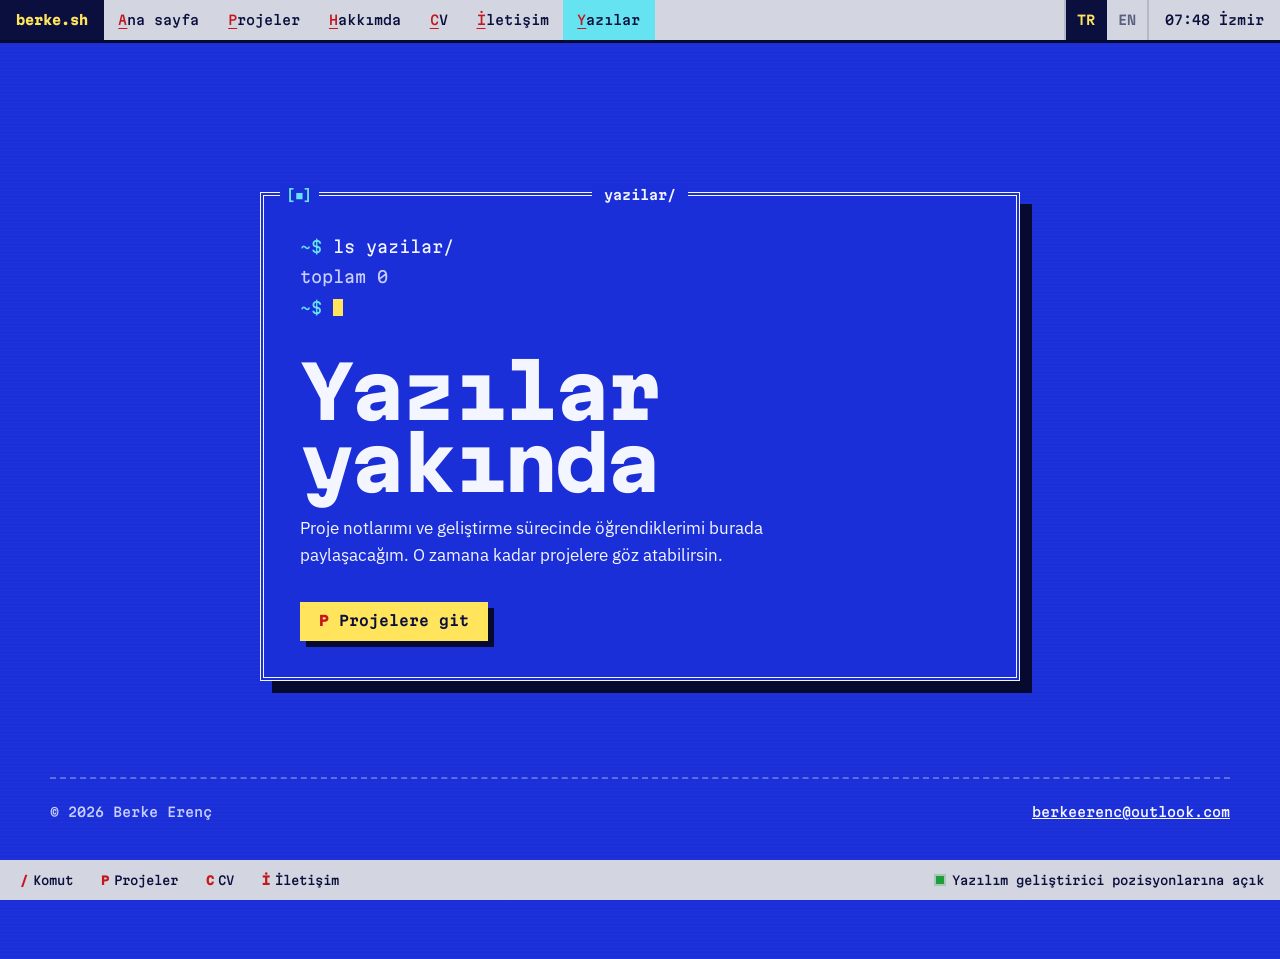
<file: blog.html>
<!DOCTYPE html>
<html lang="tr">
<head>
  <meta charset="UTF-8">
  <meta name="viewport" content="width=device-width, initial-scale=1.0">
  <title>Yazılar – Berke Erenç</title>
  <meta name="description" content="Berke Erenç'in teknik notları ve proje yazıları. Yakında.">
  <meta name="theme-color" content="#1B2FD8">
  <meta property="og:title" content="Yazılar – Berke Erenç">
  <meta property="og:description" content="Berke Erenç'in teknik notları ve proje yazıları. Yakında.">
  <meta property="og:type" content="website">
  <meta property="og:locale" content="tr_TR">
  <meta property="og:url" content="https://berkeerenc.github.io/blog.html">
  <meta property="og:image" content="https://berkeerenc.github.io/og-image.svg">
  <meta name="twitter:card" content="summary_large_image">
  <meta name="twitter:title" content="Yazılar – Berke Erenç">
  <meta name="twitter:description" content="Berke Erenç'in teknik notları ve proje yazıları. Yakında.">
  <meta name="twitter:image" content="https://berkeerenc.github.io/og-image.svg">
  <link rel="canonical" href="https://berkeerenc.github.io/blog.html">
  <link rel="alternate" hreflang="tr" href="https://berkeerenc.github.io/blog.html">
  <link rel="alternate" hreflang="en" href="https://berkeerenc.github.io/en/blog.html">
  <link rel="alternate" hreflang="x-default" href="https://berkeerenc.github.io/en/blog.html">
  <link rel="icon" type="image/svg+xml" href="favicon.svg">
  <link rel="preconnect" href="https://fonts.googleapis.com">
  <link rel="preconnect" href="https://fonts.gstatic.com" crossorigin>
  <link href="https://fonts.googleapis.com/css2?family=IBM+Plex+Sans:ital,wght@0,400;0,500;0,600;1,400&family=Martian+Mono:wdth,wght@75..112.5,100..800&display=swap" rel="stylesheet">
  <link rel="stylesheet" href="shared.css?v=7c9b3e9b">
  <style>
    .empty { max-width: 760px; margin: clamp(2rem, 8vw, 5rem) auto 0; }
    .empty pre {
      font: 400 clamp(.875rem, 1.5vw, 1rem)/1.9 var(--mono);
      white-space: pre-wrap;
      margin-bottom: 2rem;
    }
    .empty .prompt { color: var(--cyan); }
    .empty .dim { color: var(--muted); }
    .empty h1 {
      font-family: var(--mono); font-weight: 800;
      font-size: clamp(2.25rem, 7vw, 4.5rem);
      line-height: 1; letter-spacing: -0.04em;
      font-variation-settings: "wdth" 112.5;
      margin-bottom: 1rem;
    }
    .empty p { max-width: 52ch; margin-bottom: 2rem; }
  </style>
</head>
<body>
  <a class="skip-link" href="#main-content">İçeriğe geç</a>

  <header class="menubar">
    <a class="menubar-logo" href="index.html" aria-label="Berke Erenç, ana sayfa">berke.sh</a>
    <nav aria-label="Ana menü">
      <ul>
        <li><a class="item" href="index.html" data-key="a"><span class="key">A</span>na sayfa</a></li>
        <li><a class="item" href="projects.html" data-key="p"><span class="key">P</span>rojeler</a></li>
        <li><a class="item" href="index.html#hakkimda" data-key="h"><span class="key">H</span>akkımda</a></li>
        <li><a class="item" href="Berke-Erenc-CV.pdf" data-key="c" target="_blank" rel="noopener"><span class="key">C</span>V</a></li>
        <li><a class="item" href="contact.html" data-key="i"><span class="key">İ</span>letişim</a></li>
        <li><a class="item" href="blog.html" data-key="y" aria-current="page"><span class="key">Y</span>azılar</a></li>
      </ul>
    </nav>
    <div class="lang-switch" role="group" aria-label="Dil"><a href="blog.html" hreflang="tr" lang="tr" aria-current="true">TR</a><a href="en/blog.html" hreflang="en" lang="en">EN</a></div>
    <span class="menubar-clock" data-clock aria-hidden="true"></span>
  </header>

  <main id="main-content">
    <div class="wrap">
      <section class="empty win" aria-labelledby="page-title">
        <span class="win-close" aria-hidden="true">[■]</span>
        <span class="win-title">yazilar/</span>
<pre><span class="prompt">~$</span> ls yazilar/
<span class="dim">toplam 0</span>
<span class="prompt">~$</span> <span class="caret" aria-hidden="true"></span></pre>
        <h1 id="page-title">Yazılar yakında</h1>
        <p>Proje notlarımı ve geliştirme sürecinde öğrendiklerimi burada paylaşacağım. O zamana kadar projelere göz atabilirsin.</p>
        <a class="btn primary" href="projects.html"><kbd>P</kbd>Projelere git</a>
      </section>

      <footer class="site-footer">
        <span>© <span data-year>2026</span> Berke Erenç</span>
        <a href="mailto:berkeerenc@outlook.com">berkeerenc@outlook.com</a>
      </footer>
    </div>
  </main>

  <footer class="statusbar" aria-label="Kısayollar">
    <button type="button" data-open-palette><kbd>/</kbd>Komut</button>
    <button type="button" class="hide-sm" onclick="location.href='projects.html'"><kbd>P</kbd>Projeler</button>
    <button type="button" class="hide-sm" onclick="window.open('Berke-Erenc-CV.pdf','_blank','noopener')"><kbd>C</kbd>CV</button>
    <button type="button" class="hide-sm" onclick="location.href='contact.html'"><kbd>İ</kbd>İletişim</button>
    <span class="status-right"><span class="status-dot" aria-hidden="true"></span><span class="hide-sm">Yazılım geliştirici pozisyonlarına açık</span><span class="show-sm">İşe açık</span></span>
  </footer>

  <div class="palette" id="palette" role="dialog" aria-modal="true" aria-label="Komut satırı" aria-hidden="true">
    <div class="win">
      <span class="win-close" aria-hidden="true">[■]</span>
      <span class="win-title">berke.sh</span>
      <div class="palette-log" aria-live="polite"></div>
      <form class="palette-form" autocomplete="off">
        <label for="palette-input">$</label>
        <input id="palette-input" type="text" spellcheck="false" placeholder="yardim yaz, Enter'a bas">
      </form>
      <p class="palette-hint">Esc ile kapat. Sayfada harf kısayolları da çalışır: P, H, C, İ.</p>
    </div>
  </div>

  <script src="shared.js?v=65996165" defer></script>
</body>
</html>
</file>
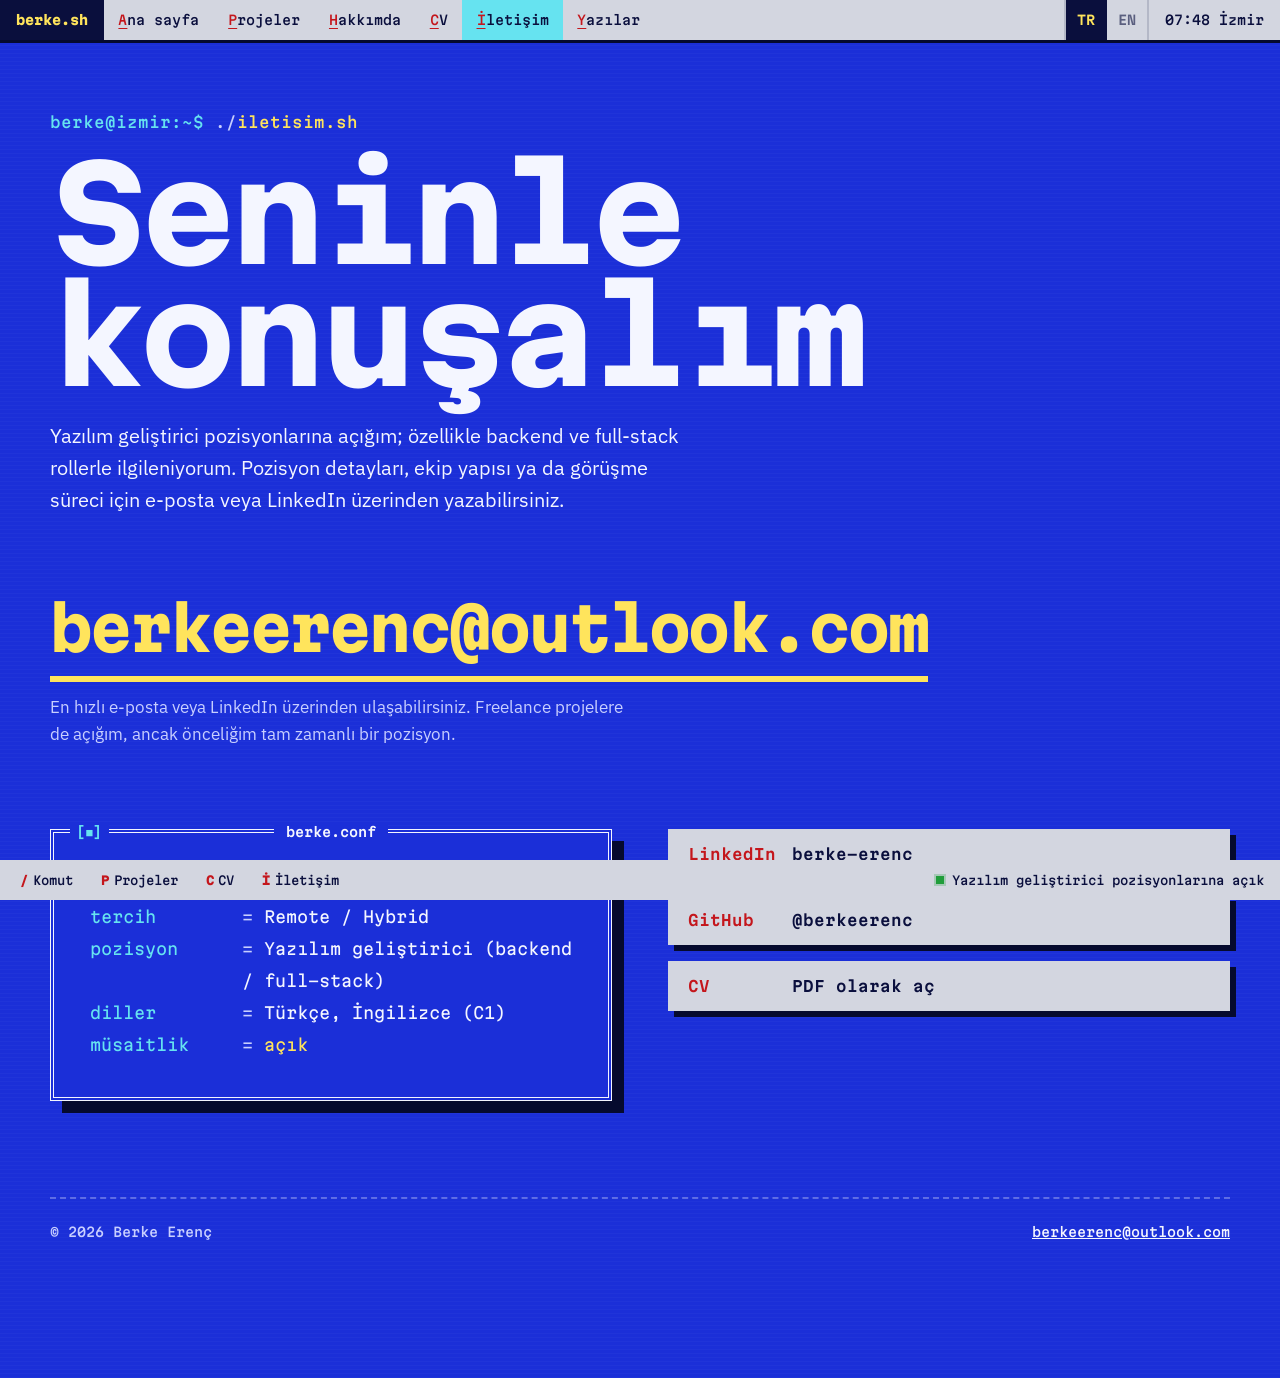
<file: contact.html>
<!DOCTYPE html>
<html lang="tr">
<head>
  <meta charset="UTF-8">
  <meta name="viewport" content="width=device-width, initial-scale=1.0">
  <title>İletişim – Berke Erenç</title>
  <meta name="description" content="Yazılım geliştirici pozisyonları için Berke Erenç ile e-posta veya LinkedIn üzerinden iletişime geçin.">
  <meta name="theme-color" content="#1B2FD8">
  <meta property="og:title" content="İletişim – Berke Erenç">
  <meta property="og:description" content="Yazılım geliştirici pozisyonları için Berke Erenç ile e-posta veya LinkedIn üzerinden iletişime geçin.">
  <meta property="og:type" content="website">
  <meta property="og:locale" content="tr_TR">
  <meta property="og:url" content="https://berkeerenc.github.io/contact.html">
  <meta property="og:image" content="https://berkeerenc.github.io/og-image.svg">
  <meta name="twitter:card" content="summary_large_image">
  <meta name="twitter:title" content="İletişim – Berke Erenç">
  <meta name="twitter:description" content="Yazılım geliştirici pozisyonları için Berke Erenç ile e-posta veya LinkedIn üzerinden iletişime geçin.">
  <meta name="twitter:image" content="https://berkeerenc.github.io/og-image.svg">
  <link rel="canonical" href="https://berkeerenc.github.io/contact.html">
  <link rel="alternate" hreflang="tr" href="https://berkeerenc.github.io/contact.html">
  <link rel="alternate" hreflang="en" href="https://berkeerenc.github.io/en/contact.html">
  <link rel="alternate" hreflang="x-default" href="https://berkeerenc.github.io/en/contact.html">
  <link rel="icon" type="image/svg+xml" href="favicon.svg">
  <link rel="preconnect" href="https://fonts.googleapis.com">
  <link rel="preconnect" href="https://fonts.gstatic.com" crossorigin>
  <link href="https://fonts.googleapis.com/css2?family=IBM+Plex+Sans:ital,wght@0,400;0,500;0,600;1,400&family=Martian+Mono:wdth,wght@75..112.5,100..800&display=swap" rel="stylesheet">
  <link rel="stylesheet" href="shared.css?v=7c9b3e9b">
  <style>
    .page-title {
      font-family: var(--mono); font-weight: 800;
      font-size: clamp(2.75rem, 10vw, 8rem);
      line-height: .95; letter-spacing: -0.045em;
      font-variation-settings: "wdth" 112.5;
      max-width: 12ch;
      margin-bottom: 1.5rem;
    }
    .page-lede { font-size: clamp(1.0625rem, 1.8vw, 1.25rem); max-width: 54ch; }

    .mail {
      display: inline-block;
      margin: clamp(2.5rem, 6vw, 4rem) 0 .75rem;
      font-family: var(--mono); font-weight: 800;
      font-size: clamp(1.25rem, 5.2vw, 3.75rem);
      letter-spacing: -0.035em;
      color: var(--yellow);
      text-decoration: none;
      border-bottom: 6px solid var(--yellow);
      word-break: break-all;
      transition: color .15s, border-color .15s;
    }
    .mail:hover { color: var(--ink); border-color: var(--cyan); }
    .mail-note { color: var(--muted); max-width: 58ch; }

    .contact-grid {
      display: grid; grid-template-columns: minmax(0, 1fr) minmax(0, 1fr);
      gap: clamp(2.5rem, 5vw, 3.5rem);
      margin-top: clamp(3.5rem, 8vw, 5rem);
      align-items: start;
    }
    .conf { font: 400 clamp(.875rem, 1.4vw, 1rem)/2 var(--mono); }
    .conf div { display: grid; grid-template-columns: 9.5rem 1fr; }
    .conf dt { color: var(--cyan); }
    .conf dd::before { content: "= "; color: var(--muted); }
    .conf dd.on { color: var(--yellow); }

    .links { list-style: none; display: grid; gap: 1rem; }
    .links a {
      display: grid; grid-template-columns: 6.5rem 1fr; align-items: center;
      padding: 1rem 1.25rem;
      background: var(--bar); color: var(--bar-ink);
      text-decoration: none;
      font: 600 .9375rem var(--mono);
      box-shadow: 6px 6px 0 var(--shadow);
      transition: transform .12s, box-shadow .12s;
    }
    .links a span:first-child { color: var(--red); }
    .links a:hover { transform: translate(-2px, -2px); box-shadow: 8px 8px 0 var(--shadow); }

    @media (max-width: 860px) {
      .contact-grid { grid-template-columns: 1fr; }
      .conf div { grid-template-columns: 7.5rem 1fr; }
    }
  </style>
</head>
<body>
  <a class="skip-link" href="#main-content">İçeriğe geç</a>

  <header class="menubar">
    <a class="menubar-logo" href="index.html" aria-label="Berke Erenç, ana sayfa">berke.sh</a>
    <nav aria-label="Ana menü">
      <ul>
        <li><a class="item" href="index.html" data-key="a"><span class="key">A</span>na sayfa</a></li>
        <li><a class="item" href="projects.html" data-key="p"><span class="key">P</span>rojeler</a></li>
        <li><a class="item" href="index.html#hakkimda" data-key="h"><span class="key">H</span>akkımda</a></li>
        <li><a class="item" href="Berke-Erenc-CV.pdf" data-key="c" target="_blank" rel="noopener"><span class="key">C</span>V</a></li>
        <li><a class="item" href="contact.html" data-key="i" aria-current="page"><span class="key">İ</span>letişim</a></li>
        <li><a class="item" href="blog.html" data-key="y"><span class="key">Y</span>azılar</a></li>
      </ul>
    </nav>
    <div class="lang-switch" role="group" aria-label="Dil"><a href="contact.html" hreflang="tr" lang="tr" aria-current="true">TR</a><a href="en/contact.html" hreflang="en" lang="en">EN</a></div>
    <span class="menubar-clock" data-clock aria-hidden="true"></span>
  </header>

  <main id="main-content">
    <div class="wrap">
      <section aria-labelledby="page-title">
        <p class="cmd"><span class="prompt">berke@izmir:~$</span> ./<span class="arg">iletisim.sh</span></p>
        <h1 class="page-title" id="page-title">Seninle konuşalım</h1>
        <p class="page-lede">Yazılım geliştirici pozisyonlarına açığım; özellikle backend ve full-stack rollerle ilgileniyorum. Pozisyon detayları, ekip yapısı ya da görüşme süreci için e-posta veya LinkedIn üzerinden yazabilirsiniz.</p>

        <a class="mail" href="mailto:berkeerenc@outlook.com">berkeerenc@outlook.com</a>
        <p class="mail-note">En hızlı e-posta veya LinkedIn üzerinden ulaşabilirsiniz. Freelance projelere de açığım, ancak önceliğim tam zamanlı bir pozisyon.</p>

        <div class="contact-grid">
          <div class="win">
            <span class="win-close" aria-hidden="true">[■]</span>
            <span class="win-title">berke.conf</span>
            <dl class="conf">
              <div><dt>konum</dt><dd>İzmir, Türkiye</dd></div>
              <div><dt>tercih</dt><dd>Remote / Hybrid</dd></div>
              <div><dt>pozisyon</dt><dd>Yazılım geliştirici (backend / full-stack)</dd></div>
              <div><dt>diller</dt><dd>Türkçe, İngilizce (C1)</dd></div>
              <div><dt>müsaitlik</dt><dd class="on">açık</dd></div>
            </dl>
          </div>
          <ul class="links">
            <li><a href="https://linkedin.com/in/berke-erenc" target="_blank" rel="noopener"><span>LinkedIn</span><span>berke-erenc</span></a></li>
            <li><a href="https://github.com/berkeerenc" target="_blank" rel="noopener"><span>GitHub</span><span>@berkeerenc</span></a></li>
            <li><a href="Berke-Erenc-CV.pdf" target="_blank" rel="noopener"><span>CV</span><span>PDF olarak aç</span></a></li>
          </ul>
        </div>
      </section>

      <footer class="site-footer">
        <span>© <span data-year>2026</span> Berke Erenç</span>
        <a href="mailto:berkeerenc@outlook.com">berkeerenc@outlook.com</a>
      </footer>
    </div>
  </main>

  <footer class="statusbar" aria-label="Kısayollar">
    <button type="button" data-open-palette><kbd>/</kbd>Komut</button>
    <button type="button" class="hide-sm" onclick="location.href='projects.html'"><kbd>P</kbd>Projeler</button>
    <button type="button" class="hide-sm" onclick="window.open('Berke-Erenc-CV.pdf','_blank','noopener')"><kbd>C</kbd>CV</button>
    <button type="button" class="hide-sm" onclick="location.href='contact.html'"><kbd>İ</kbd>İletişim</button>
    <span class="status-right"><span class="status-dot" aria-hidden="true"></span><span class="hide-sm">Yazılım geliştirici pozisyonlarına açık</span><span class="show-sm">İşe açık</span></span>
  </footer>

  <div class="palette" id="palette" role="dialog" aria-modal="true" aria-label="Komut satırı" aria-hidden="true">
    <div class="win">
      <span class="win-close" aria-hidden="true">[■]</span>
      <span class="win-title">berke.sh</span>
      <div class="palette-log" aria-live="polite"></div>
      <form class="palette-form" autocomplete="off">
        <label for="palette-input">$</label>
        <input id="palette-input" type="text" spellcheck="false" placeholder="yardim yaz, Enter'a bas">
      </form>
      <p class="palette-hint">Esc ile kapat. Sayfada harf kısayolları da çalışır: P, H, C, İ.</p>
    </div>
  </div>

  <script src="shared.js?v=65996165" defer></script>
</body>
</html>
</file>
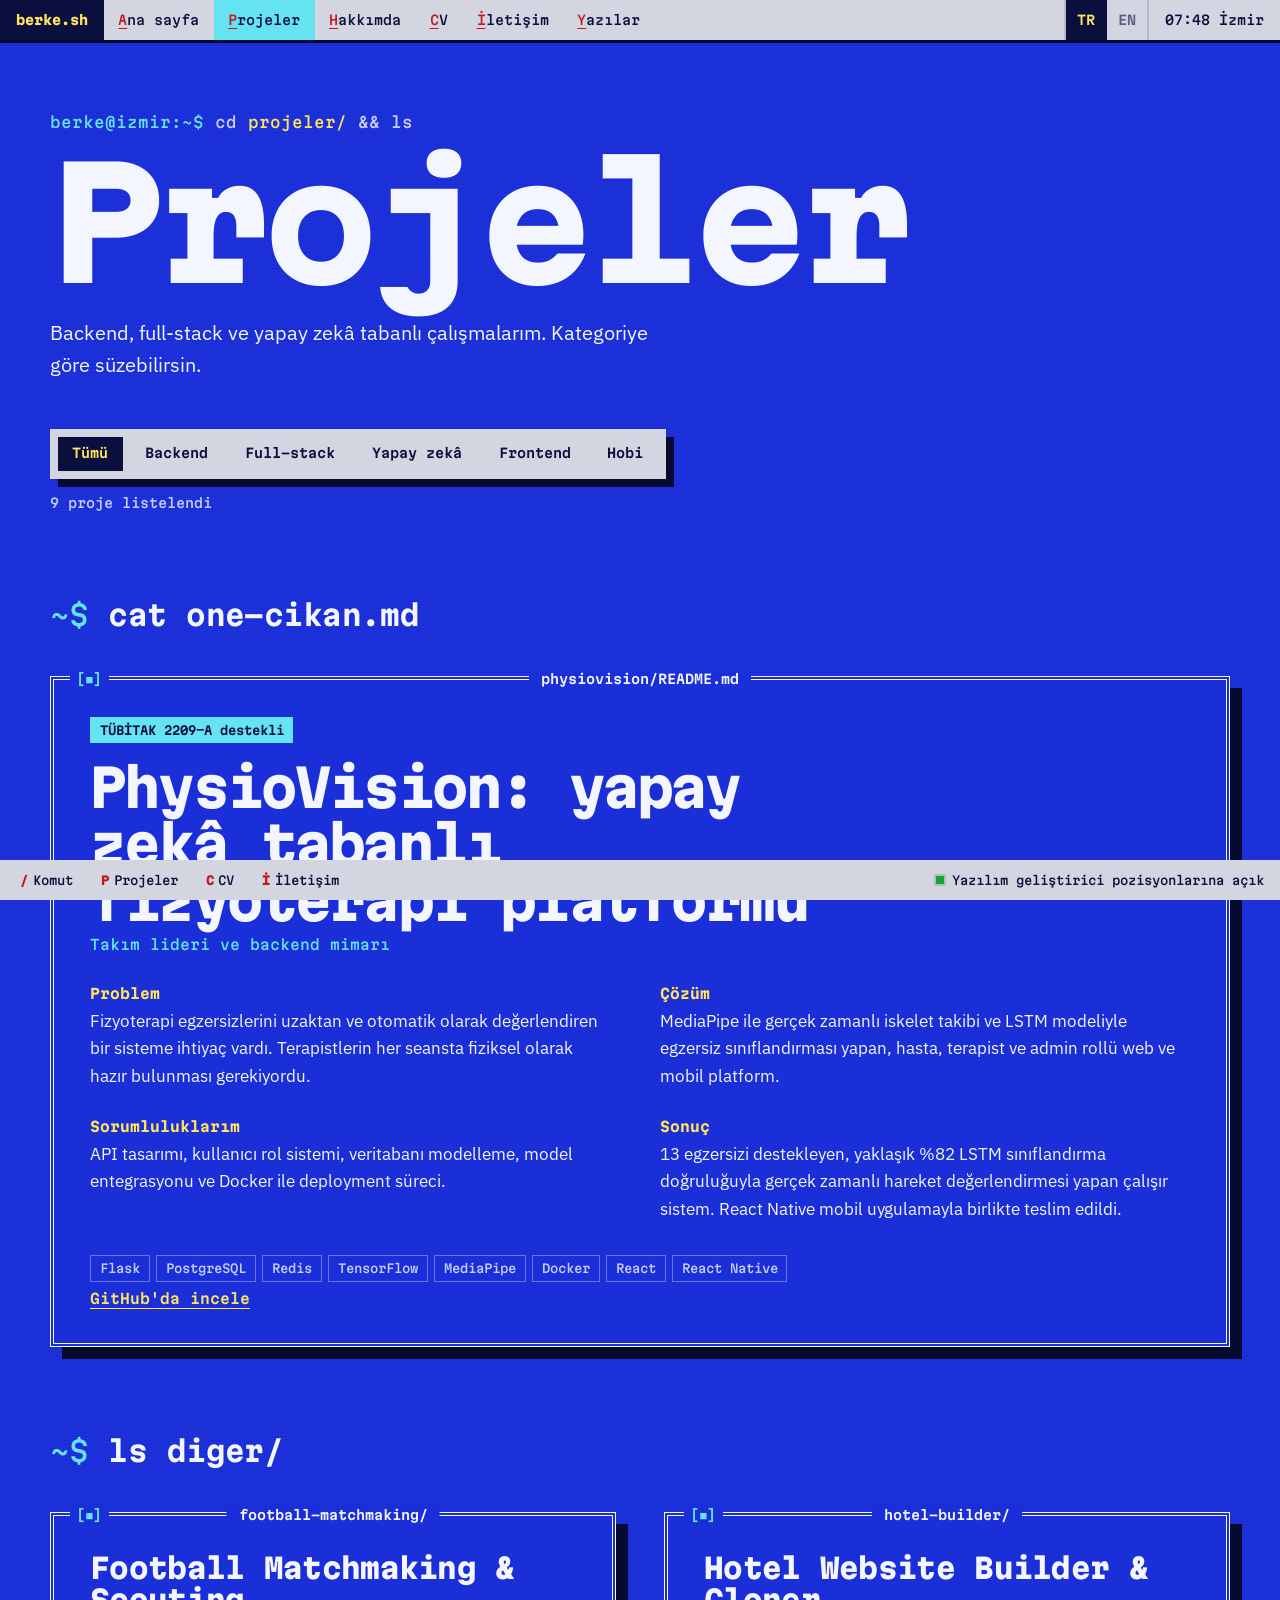
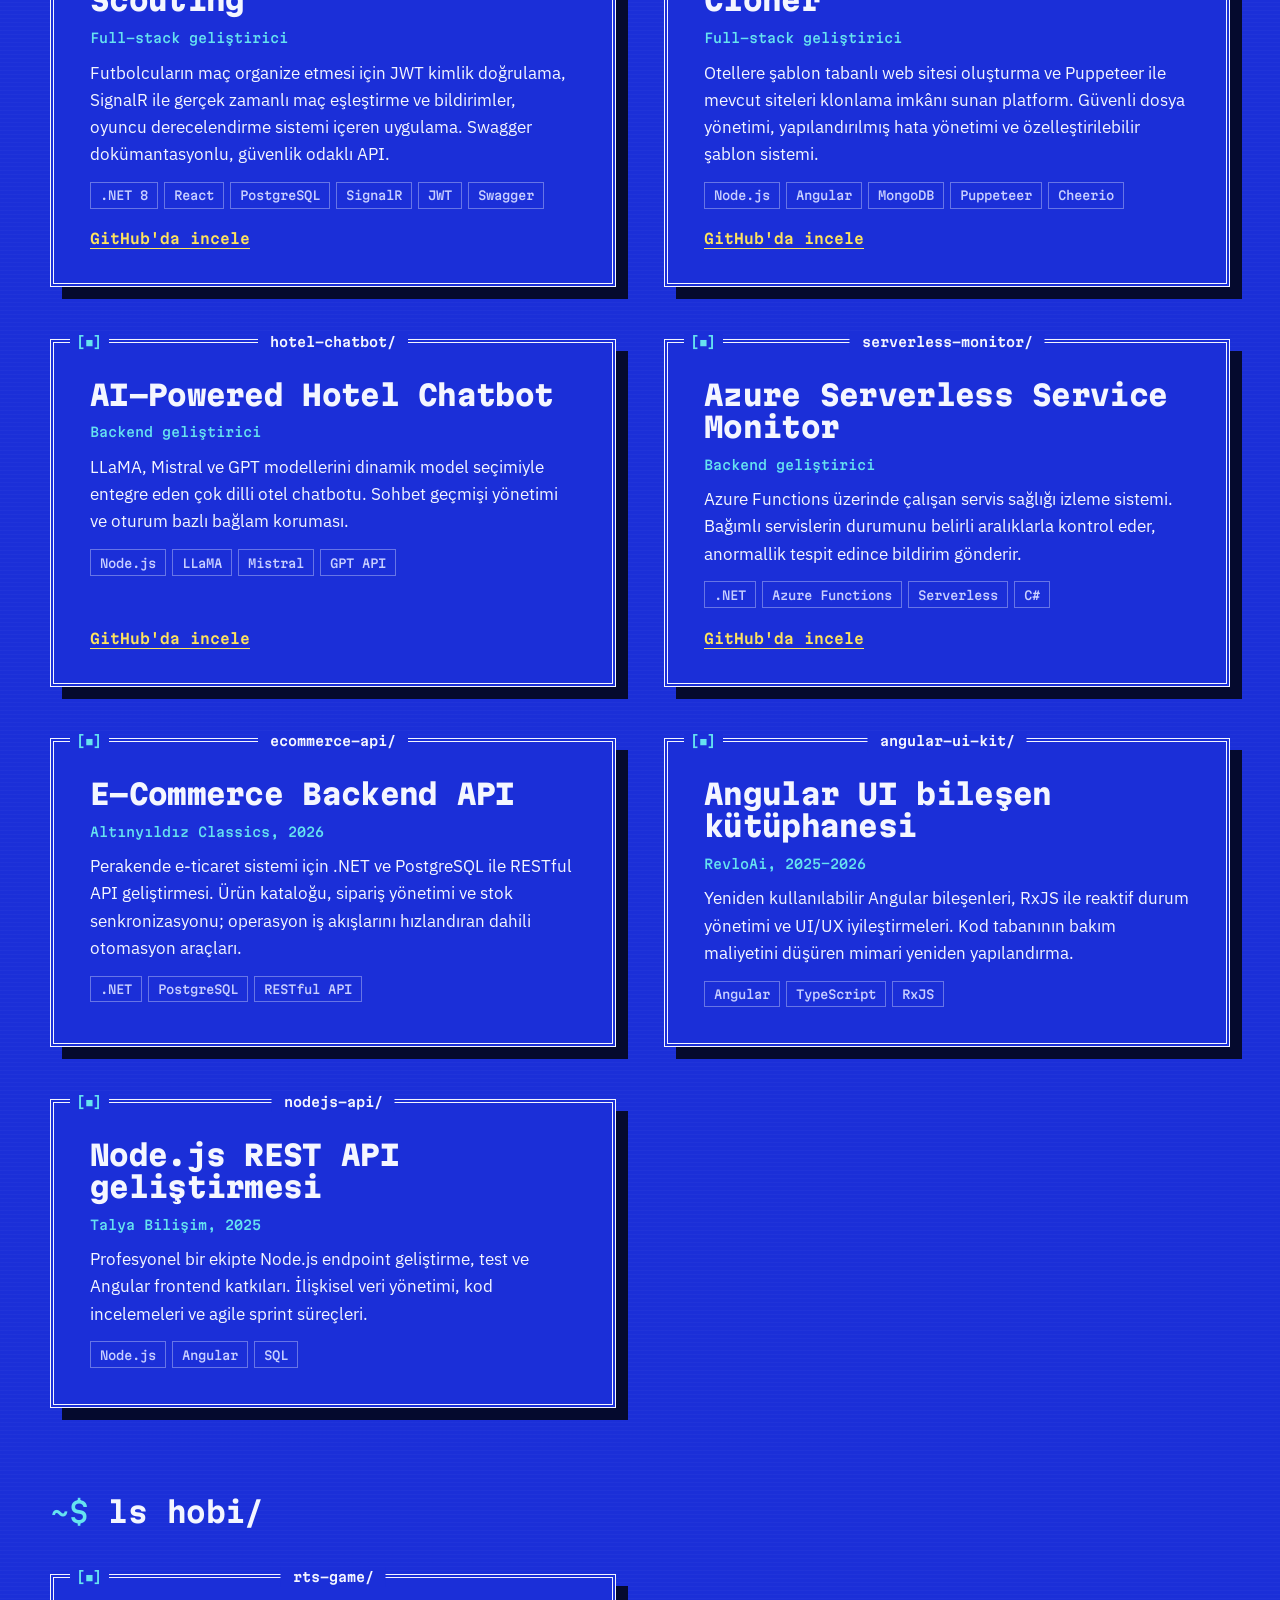
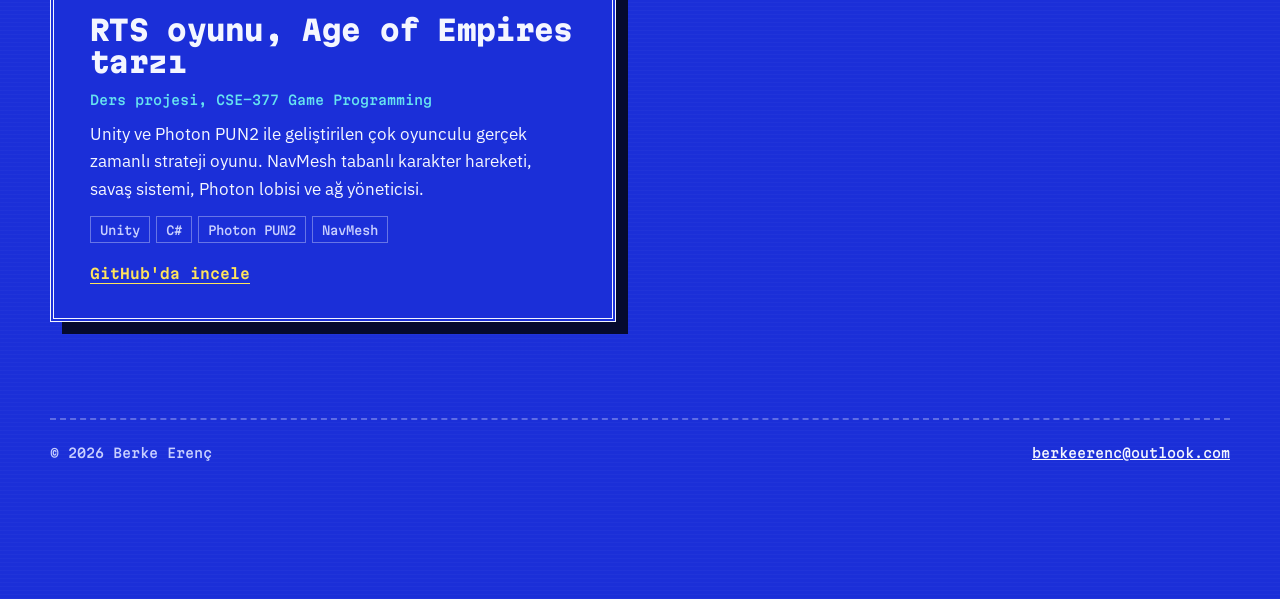
<file: projects.html>
<!DOCTYPE html>
<html lang="tr">
<head>
  <meta charset="UTF-8">
  <meta name="viewport" content="width=device-width, initial-scale=1.0">
  <title>Projeler – Berke Erenç</title>
  <meta name="description" content="Berke Erenç'in backend, full-stack ve yapay zekâ projeleri: PhysioVision, Football Matchmaking, Hotel Website Builder ve daha fazlası.">
  <meta name="theme-color" content="#1B2FD8">
  <meta property="og:title" content="Projeler – Berke Erenç">
  <meta property="og:description" content="Berke Erenç'in backend, full-stack ve yapay zekâ projeleri: PhysioVision, Football Matchmaking, Hotel Website Builder ve daha fazlası.">
  <meta property="og:type" content="website">
  <meta property="og:locale" content="tr_TR">
  <meta property="og:url" content="https://berkeerenc.github.io/projects.html">
  <meta property="og:image" content="https://berkeerenc.github.io/og-image.svg">
  <meta name="twitter:card" content="summary_large_image">
  <meta name="twitter:title" content="Projeler – Berke Erenç">
  <meta name="twitter:description" content="Berke Erenç'in backend, full-stack ve yapay zekâ projeleri: PhysioVision, Football Matchmaking, Hotel Website Builder ve daha fazlası.">
  <meta name="twitter:image" content="https://berkeerenc.github.io/og-image.svg">
  <link rel="canonical" href="https://berkeerenc.github.io/projects.html">
  <link rel="alternate" hreflang="tr" href="https://berkeerenc.github.io/projects.html">
  <link rel="alternate" hreflang="en" href="https://berkeerenc.github.io/en/projects.html">
  <link rel="alternate" hreflang="x-default" href="https://berkeerenc.github.io/en/projects.html">
  <link rel="icon" type="image/svg+xml" href="favicon.svg">
  <link rel="preconnect" href="https://fonts.googleapis.com">
  <link rel="preconnect" href="https://fonts.gstatic.com" crossorigin>
  <link href="https://fonts.googleapis.com/css2?family=IBM+Plex+Sans:ital,wght@0,400;0,500;0,600;1,400&family=Martian+Mono:wdth,wght@75..112.5,100..800&display=swap" rel="stylesheet">
  <link rel="stylesheet" href="shared.css?v=7c9b3e9b">
  <style>
    .page-title {
      font-family: var(--mono); font-weight: 800;
      font-size: clamp(3rem, 12vw, 9.5rem);
      line-height: .92; letter-spacing: -0.045em;
      font-variation-settings: "wdth" 112.5;
      margin-bottom: 1.5rem;
    }
    .page-lede { font-size: clamp(1.0625rem, 1.8vw, 1.25rem); max-width: 52ch; margin-bottom: clamp(2rem, 5vw, 3rem); }

    .filters {
      display: flex; flex-wrap: wrap; gap: .5rem;
      background: var(--bar); padding: .5rem;
      box-shadow: 8px 8px 0 var(--shadow);
      width: fit-content; max-width: 100%;
    }
    .filters button {
      font: 600 .8125rem/1 var(--mono);
      padding: .65rem .9rem;
      background: transparent; color: var(--bar-ink);
      border: 0; cursor: pointer;
    }
    .filters button:hover { background: rgba(10,15,61,.1); }
    .filters button[aria-pressed="true"] { background: var(--bar-ink); color: var(--yellow); }
    .filter-count { margin-top: 1rem; font: 500 .8125rem var(--mono); color: var(--muted); }

    .group { margin-top: clamp(3.5rem, 8vw, 5.5rem); }
    .group-title {
      font: 700 clamp(1.25rem, 2.6vw, 1.75rem)/1.2 var(--mono);
      letter-spacing: -0.02em;
      margin-bottom: clamp(2rem, 4vw, 2.75rem);
    }
    .group-title .prompt { color: var(--cyan); font-weight: 500; }

    .feature h2 {
      font-family: var(--mono); font-weight: 800;
      font-size: clamp(1.75rem, 4.5vw, 3.25rem);
      line-height: 1.08; letter-spacing: -0.035em;
      max-width: 22ch; margin: 1rem 0 .5rem;
    }
    .role { font: 500 .875rem var(--mono); color: var(--cyan); }
    .psr {
      display: grid; grid-template-columns: repeat(2, minmax(0, 1fr));
      gap: 1.75rem 2.5rem; margin: 2rem 0;
    }
    .psr dt { font: 700 .875rem var(--mono); color: var(--yellow); margin-bottom: .4rem; }
    .psr dd { max-width: 52ch; }

    .grid {
      display: grid; grid-template-columns: repeat(2, minmax(0, 1fr));
      gap: clamp(2.5rem, 4vw, 3.25rem) clamp(2rem, 4vw, 3rem);
    }
    .card { display: flex; flex-direction: column; gap: .85rem; transition: border-color .15s; }
    .card:hover, .card:focus-within { border-color: var(--yellow); }
    .card:hover .win-title, .card:focus-within .win-title { background: var(--yellow); color: var(--bar-ink); }
    .card h3 { font: 800 clamp(1.25rem, 2.6vw, 1.75rem)/1.15 var(--mono); letter-spacing: -0.025em; }
    .card .meta { font: 500 .8125rem var(--mono); color: var(--cyan); }
    .card p { max-width: 60ch; }
    .card-links, .feature-links { display: flex; gap: 1.5rem; margin-top: auto; padding-top: .5rem; font: 600 .875rem var(--mono); }
    .card-links a, .feature-links a { color: var(--yellow); text-underline-offset: 4px; }
    .card-links a:hover, .feature-links a:hover { color: var(--ink); }
    .badge { display: inline-block; font: 600 .75rem/1 var(--mono); padding: .45rem .6rem; background: var(--cyan); color: var(--bar-ink); }

    [hidden] { display: none !important; }

    @media (max-width: 860px) {
      .grid, .psr { grid-template-columns: 1fr; }
    }
  </style>
</head>
<body>
  <a class="skip-link" href="#main-content">İçeriğe geç</a>

  <header class="menubar">
    <a class="menubar-logo" href="index.html" aria-label="Berke Erenç, ana sayfa">berke.sh</a>
    <nav aria-label="Ana menü">
      <ul>
        <li><a class="item" href="index.html" data-key="a"><span class="key">A</span>na sayfa</a></li>
        <li><a class="item" href="projects.html" data-key="p" aria-current="page"><span class="key">P</span>rojeler</a></li>
        <li><a class="item" href="index.html#hakkimda" data-key="h"><span class="key">H</span>akkımda</a></li>
        <li><a class="item" href="Berke-Erenc-CV.pdf" data-key="c" target="_blank" rel="noopener"><span class="key">C</span>V</a></li>
        <li><a class="item" href="contact.html" data-key="i"><span class="key">İ</span>letişim</a></li>
        <li><a class="item" href="blog.html" data-key="y"><span class="key">Y</span>azılar</a></li>
      </ul>
    </nav>
    <div class="lang-switch" role="group" aria-label="Dil"><a href="projects.html" hreflang="tr" lang="tr" aria-current="true">TR</a><a href="en/projects.html" hreflang="en" lang="en">EN</a></div>
    <span class="menubar-clock" data-clock aria-hidden="true"></span>
  </header>

  <main id="main-content">
    <div class="wrap">
      <section aria-labelledby="page-title">
        <p class="cmd"><span class="prompt">berke@izmir:~$</span> cd <span class="arg">projeler/</span> &amp;&amp; ls</p>
        <h1 class="page-title" id="page-title">Projeler</h1>
        <p class="page-lede">Backend, full-stack ve yapay zekâ tabanlı çalışmalarım. Kategoriye göre süzebilirsin.</p>

        <div class="filters" role="toolbar" aria-label="Projeleri süz">
          <button type="button" data-filter="all" aria-pressed="true">Tümü</button>
          <button type="button" data-filter="backend" aria-pressed="false">Backend</button>
          <button type="button" data-filter="fullstack" aria-pressed="false">Full-stack</button>
          <button type="button" data-filter="ai" aria-pressed="false">Yapay zekâ</button>
          <button type="button" data-filter="frontend" aria-pressed="false">Frontend</button>
          <button type="button" data-filter="hobby" aria-pressed="false">Hobi</button>
        </div>
        <p class="filter-count" data-count aria-live="polite">9 proje listelendi</p>
      </section>

      <div class="group" data-group>
        <h2 class="group-title"><span class="prompt">~$</span> cat one-cikan.md</h2>
        <article class="win feature" id="physiovision" data-cat="ai fullstack backend">
          <span class="win-close" aria-hidden="true">[■]</span>
          <span class="win-title">physiovision/README.md</span>
          <span class="badge">TÜBİTAK 2209-A destekli</span>
          <h2>PhysioVision: yapay zekâ tabanlı fizyoterapi platformu</h2>
          <p class="role">Takım lideri ve backend mimarı</p>
          <dl class="psr">
            <div><dt>Problem</dt><dd>Fizyoterapi egzersizlerini uzaktan ve otomatik olarak değerlendiren bir sisteme ihtiyaç vardı. Terapistlerin her seansta fiziksel olarak hazır bulunması gerekiyordu.</dd></div>
            <div><dt>Çözüm</dt><dd>MediaPipe ile gerçek zamanlı iskelet takibi ve LSTM modeliyle egzersiz sınıflandırması yapan, hasta, terapist ve admin rollü web ve mobil platform.</dd></div>
            <div><dt>Sorumluluklarım</dt><dd>API tasarımı, kullanıcı rol sistemi, veritabanı modelleme, model entegrasyonu ve Docker ile deployment süreci.</dd></div>
            <div><dt>Sonuç</dt><dd>13 egzersizi destekleyen, yaklaşık %82 LSTM sınıflandırma doğruluğuyla gerçek zamanlı hareket değerlendirmesi yapan çalışır sistem. React Native mobil uygulamayla birlikte teslim edildi.</dd></div>
          </dl>
          <ul class="tags"><li>Flask</li><li>PostgreSQL</li><li>Redis</li><li>TensorFlow</li><li>MediaPipe</li><li>Docker</li><li>React</li><li>React Native</li></ul>
          <div class="feature-links"><a href="https://github.com/berkeerenc/PhysioVision" target="_blank" rel="noopener">GitHub'da incele</a></div>
        </article>
      </div>

      <div class="group" data-group>
        <h2 class="group-title"><span class="prompt">~$</span> ls diger/</h2>
        <div class="grid">
          <article class="win card" id="football" data-cat="fullstack backend">
            <span class="win-close" aria-hidden="true">[■]</span>
            <span class="win-title">football-matchmaking/</span>
            <h3>Football Matchmaking &amp; Scouting</h3>
            <p class="meta">Full-stack geliştirici</p>
            <p>Futbolcuların maç organize etmesi için JWT kimlik doğrulama, SignalR ile gerçek zamanlı maç eşleştirme ve bildirimler, oyuncu derecelendirme sistemi içeren uygulama. Swagger dokümantasyonlu, güvenlik odaklı API.</p>
            <ul class="tags"><li>.NET 8</li><li>React</li><li>PostgreSQL</li><li>SignalR</li><li>JWT</li><li>Swagger</li></ul>
            <div class="card-links"><a href="https://github.com/berkeerenc/Football_Matchmaking_and_Scouting_Application" target="_blank" rel="noopener">GitHub'da incele</a></div>
          </article>
          <article class="win card" id="hotel-builder" data-cat="fullstack backend">
            <span class="win-close" aria-hidden="true">[■]</span>
            <span class="win-title">hotel-builder/</span>
            <h3>Hotel Website Builder &amp; Cloner</h3>
            <p class="meta">Full-stack geliştirici</p>
            <p>Otellere şablon tabanlı web sitesi oluşturma ve Puppeteer ile mevcut siteleri klonlama imkânı sunan platform. Güvenli dosya yönetimi, yapılandırılmış hata yönetimi ve özelleştirilebilir şablon sistemi.</p>
            <ul class="tags"><li>Node.js</li><li>Angular</li><li>MongoDB</li><li>Puppeteer</li><li>Cheerio</li></ul>
            <div class="card-links"><a href="https://github.com/berkeerenc/WebsiteBuilder" target="_blank" rel="noopener">GitHub'da incele</a></div>
          </article>
          <article class="win card" id="ai-chatbot" data-cat="ai backend">
            <span class="win-close" aria-hidden="true">[■]</span>
            <span class="win-title">hotel-chatbot/</span>
            <h3>AI-Powered Hotel Chatbot</h3>
            <p class="meta">Backend geliştirici</p>
            <p>LLaMA, Mistral ve GPT modellerini dinamik model seçimiyle entegre eden çok dilli otel chatbotu. Sohbet geçmişi yönetimi ve oturum bazlı bağlam koruması.</p>
            <ul class="tags"><li>Node.js</li><li>LLaMA</li><li>Mistral</li><li>GPT API</li></ul>
            <div class="card-links"><a href="https://github.com/berkeerenc/chatbot" target="_blank" rel="noopener">GitHub'da incele</a></div>
          </article>
          <article class="win card" id="serverless-monitoring" data-cat="backend">
            <span class="win-close" aria-hidden="true">[■]</span>
            <span class="win-title">serverless-monitor/</span>
            <h3>Azure Serverless Service Monitor</h3>
            <p class="meta">Backend geliştirici</p>
            <p>Azure Functions üzerinde çalışan servis sağlığı izleme sistemi. Bağımlı servislerin durumunu belirli aralıklarla kontrol eder, anormallik tespit edince bildirim gönderir.</p>
            <ul class="tags"><li>.NET</li><li>Azure Functions</li><li>Serverless</li><li>C#</li></ul>
            <div class="card-links"><a href="https://github.com/berkeerenc/ServerlessMonitoring" target="_blank" rel="noopener">GitHub'da incele</a></div>
          </article>
          <article class="win card" data-cat="backend">
            <span class="win-close" aria-hidden="true">[■]</span>
            <span class="win-title">ecommerce-api/</span>
            <h3>E-Commerce Backend API</h3>
            <p class="meta">Altınyıldız Classics, 2026</p>
            <p>Perakende e-ticaret sistemi için .NET ve PostgreSQL ile RESTful API geliştirmesi. Ürün kataloğu, sipariş yönetimi ve stok senkronizasyonu; operasyon iş akışlarını hızlandıran dahili otomasyon araçları.</p>
            <ul class="tags"><li>.NET</li><li>PostgreSQL</li><li>RESTful API</li></ul>
          </article>
          <article class="win card" data-cat="frontend">
            <span class="win-close" aria-hidden="true">[■]</span>
            <span class="win-title">angular-ui-kit/</span>
            <h3>Angular UI bileşen kütüphanesi</h3>
            <p class="meta">RevloAi, 2025–2026</p>
            <p>Yeniden kullanılabilir Angular bileşenleri, RxJS ile reaktif durum yönetimi ve UI/UX iyileştirmeleri. Kod tabanının bakım maliyetini düşüren mimari yeniden yapılandırma.</p>
            <ul class="tags"><li>Angular</li><li>TypeScript</li><li>RxJS</li></ul>
          </article>
          <article class="win card" data-cat="backend fullstack">
            <span class="win-close" aria-hidden="true">[■]</span>
            <span class="win-title">nodejs-api/</span>
            <h3>Node.js REST API geliştirmesi</h3>
            <p class="meta">Talya Bilişim, 2025</p>
            <p>Profesyonel bir ekipte Node.js endpoint geliştirme, test ve Angular frontend katkıları. İlişkisel veri yönetimi, kod incelemeleri ve agile sprint süreçleri.</p>
            <ul class="tags"><li>Node.js</li><li>Angular</li><li>SQL</li></ul>
          </article>
        </div>
      </div>

      <div class="group" data-group>
        <h2 class="group-title"><span class="prompt">~$</span> ls hobi/</h2>
        <div class="grid">
          <article class="win card" id="rts-game" data-cat="hobby">
            <span class="win-close" aria-hidden="true">[■]</span>
            <span class="win-title">rts-game/</span>
            <h3>RTS oyunu, Age of Empires tarzı</h3>
            <p class="meta">Ders projesi, CSE-377 Game Programming</p>
            <p>Unity ve Photon PUN2 ile geliştirilen çok oyunculu gerçek zamanlı strateji oyunu. NavMesh tabanlı karakter hareketi, savaş sistemi, Photon lobisi ve ağ yöneticisi.</p>
            <ul class="tags"><li>Unity</li><li>C#</li><li>Photon PUN2</li><li>NavMesh</li></ul>
            <div class="card-links"><a href="https://github.com/berkeerenc/RTS_Game_Final" target="_blank" rel="noopener">GitHub'da incele</a></div>
          </article>
        </div>
      </div>

      <footer class="site-footer">
        <span>© <span data-year>2026</span> Berke Erenç</span>
        <a href="mailto:berkeerenc@outlook.com">berkeerenc@outlook.com</a>
      </footer>
    </div>
  </main>

  <footer class="statusbar" aria-label="Kısayollar">
    <button type="button" data-open-palette><kbd>/</kbd>Komut</button>
    <button type="button" class="hide-sm" onclick="location.href='projects.html'"><kbd>P</kbd>Projeler</button>
    <button type="button" class="hide-sm" onclick="window.open('Berke-Erenc-CV.pdf','_blank','noopener')"><kbd>C</kbd>CV</button>
    <button type="button" class="hide-sm" onclick="location.href='contact.html'"><kbd>İ</kbd>İletişim</button>
    <span class="status-right"><span class="status-dot" aria-hidden="true"></span><span class="hide-sm">Yazılım geliştirici pozisyonlarına açık</span><span class="show-sm">İşe açık</span></span>
  </footer>

  <div class="palette" id="palette" role="dialog" aria-modal="true" aria-label="Komut satırı" aria-hidden="true">
    <div class="win">
      <span class="win-close" aria-hidden="true">[■]</span>
      <span class="win-title">berke.sh</span>
      <div class="palette-log" aria-live="polite"></div>
      <form class="palette-form" autocomplete="off">
        <label for="palette-input">$</label>
        <input id="palette-input" type="text" spellcheck="false" placeholder="yardim yaz, Enter'a bas">
      </form>
      <p class="palette-hint">Esc ile kapat. Sayfada harf kısayolları da çalışır: P, H, C, İ.</p>
    </div>
  </div>

  <script src="shared.js?v=65996165" defer></script>
</body>
</html>
</file>
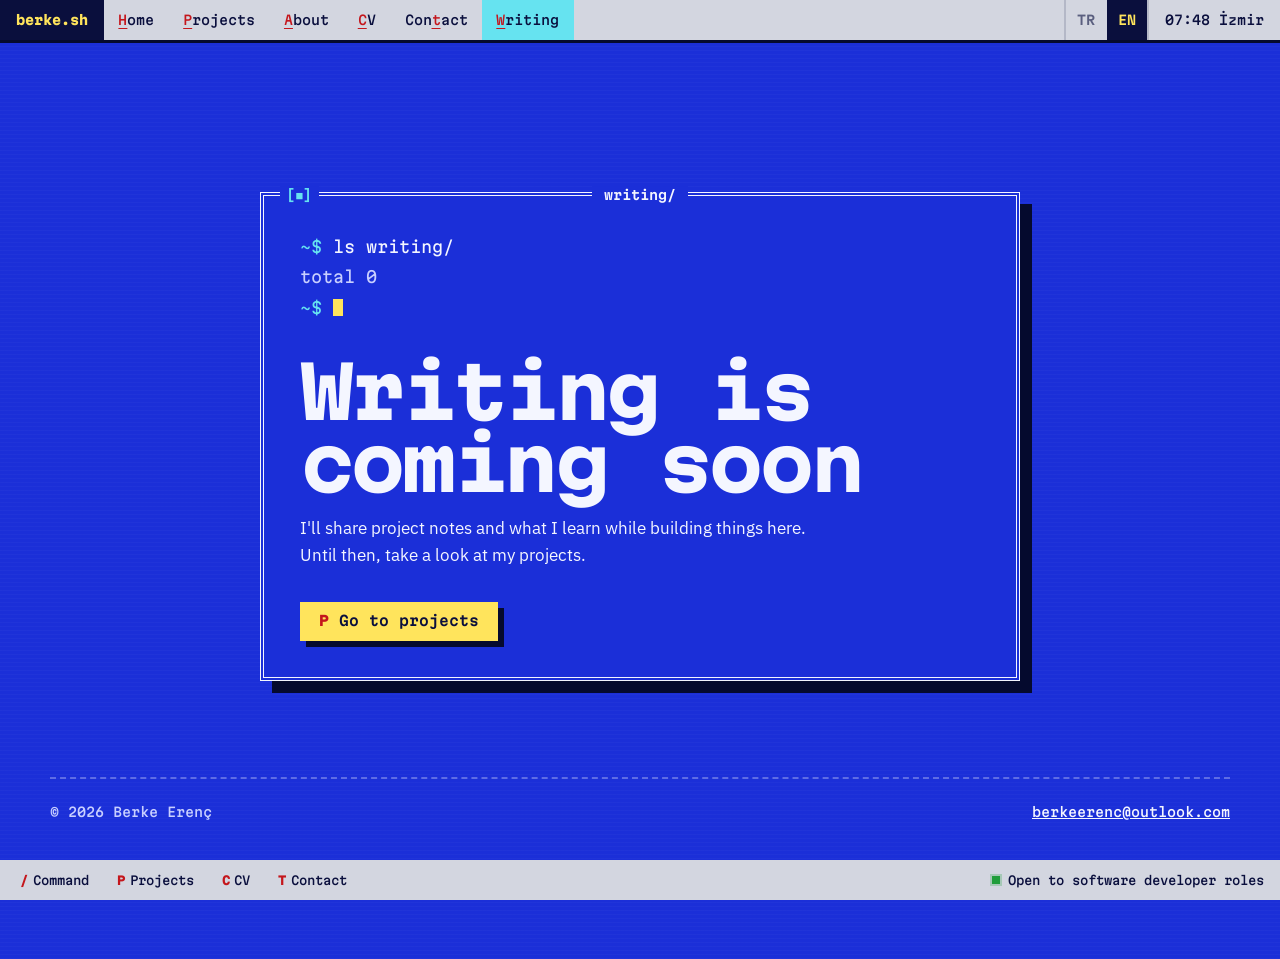
<file: en/blog.html>
<!DOCTYPE html>
<html lang="en">
<head>
  <meta charset="UTF-8">
  <meta name="viewport" content="width=device-width, initial-scale=1.0">
  <title>Writing – Berke Erenç</title>
  <meta name="description" content="Technical notes and project write-ups by Berke Erenç. Coming soon.">
  <meta name="theme-color" content="#1B2FD8">
  <meta property="og:title" content="Writing – Berke Erenç">
  <meta property="og:description" content="Technical notes and project write-ups by Berke Erenç. Coming soon.">
  <meta property="og:type" content="website">
  <meta property="og:locale" content="en_US">
  <meta property="og:url" content="https://berkeerenc.github.io/en/blog.html">
  <meta property="og:image" content="https://berkeerenc.github.io/og-image.svg">
  <meta name="twitter:card" content="summary_large_image">
  <meta name="twitter:title" content="Writing – Berke Erenç">
  <meta name="twitter:description" content="Technical notes and project write-ups by Berke Erenç. Coming soon.">
  <meta name="twitter:image" content="https://berkeerenc.github.io/og-image.svg">
  <link rel="canonical" href="https://berkeerenc.github.io/en/blog.html">
  <link rel="alternate" hreflang="tr" href="https://berkeerenc.github.io/blog.html">
  <link rel="alternate" hreflang="en" href="https://berkeerenc.github.io/en/blog.html">
  <link rel="alternate" hreflang="x-default" href="https://berkeerenc.github.io/en/blog.html">
  <link rel="icon" type="image/svg+xml" href="../favicon.svg">
  <link rel="preconnect" href="https://fonts.googleapis.com">
  <link rel="preconnect" href="https://fonts.gstatic.com" crossorigin>
  <link href="https://fonts.googleapis.com/css2?family=IBM+Plex+Sans:ital,wght@0,400;0,500;0,600;1,400&family=Martian+Mono:wdth,wght@75..112.5,100..800&display=swap" rel="stylesheet">
  <link rel="stylesheet" href="../shared.css?v=7c9b3e9b">
  <style>
    .empty { max-width: 760px; margin: clamp(2rem, 8vw, 5rem) auto 0; }
    .empty pre {
      font: 400 clamp(.875rem, 1.5vw, 1rem)/1.9 var(--mono);
      white-space: pre-wrap;
      margin-bottom: 2rem;
    }
    .empty .prompt { color: var(--cyan); }
    .empty .dim { color: var(--muted); }
    .empty h1 {
      font-family: var(--mono); font-weight: 800;
      font-size: clamp(2.25rem, 7vw, 4.5rem);
      line-height: 1; letter-spacing: -0.04em;
      font-variation-settings: "wdth" 112.5;
      margin-bottom: 1rem;
    }
    .empty p { max-width: 52ch; margin-bottom: 2rem; }
  </style>
</head>
<body>
  <a class="skip-link" href="#main-content">Skip to content</a>

  <header class="menubar">
    <a class="menubar-logo" href="index.html" aria-label="Berke Erenç, home">berke.sh</a>
    <nav aria-label="Main menu">
      <ul>
        <li><a class="item" href="index.html" data-key="h"><span class="key">H</span>ome</a></li>
        <li><a class="item" href="projects.html" data-key="p"><span class="key">P</span>rojects</a></li>
        <li><a class="item" href="index.html#about" data-key="a"><span class="key">A</span>bout</a></li>
        <li><a class="item" href="../Berke-Erenc-CV.pdf" data-key="c" target="_blank" rel="noopener"><span class="key">C</span>V</a></li>
        <li><a class="item" href="contact.html" data-key="t">Con<span class="key">t</span>act</a></li>
        <li><a class="item" href="blog.html" data-key="w" aria-current="page"><span class="key">W</span>riting</a></li>
      </ul>
    </nav>
    <div class="lang-switch" role="group" aria-label="Language"><a href="../blog.html" hreflang="tr" lang="tr">TR</a><a href="blog.html" hreflang="en" lang="en" aria-current="true">EN</a></div>
    <span class="menubar-clock" data-clock aria-hidden="true"></span>
  </header>

  <main id="main-content">
    <div class="wrap">
      <section class="empty win" aria-labelledby="page-title">
        <span class="win-close" aria-hidden="true">[■]</span>
        <span class="win-title">writing/</span>
<pre><span class="prompt">~$</span> ls writing/
<span class="dim">total 0</span>
<span class="prompt">~$</span> <span class="caret" aria-hidden="true"></span></pre>
        <h1 id="page-title">Writing is coming soon</h1>
        <p>I'll share project notes and what I learn while building things here. Until then, take a look at my projects.</p>
        <a class="btn primary" href="projects.html"><kbd>P</kbd>Go to projects</a>
      </section>

      <footer class="site-footer">
        <span>© <span data-year>2026</span> Berke Erenç</span>
        <a href="mailto:berkeerenc@outlook.com">berkeerenc@outlook.com</a>
      </footer>
    </div>
  </main>

  <footer class="statusbar" aria-label="Shortcuts">
    <button type="button" data-open-palette><kbd>/</kbd>Command</button>
    <button type="button" class="hide-sm" onclick="location.href='projects.html'"><kbd>P</kbd>Projects</button>
    <button type="button" class="hide-sm" onclick="window.open('../Berke-Erenc-CV.pdf','_blank','noopener')"><kbd>C</kbd>CV</button>
    <button type="button" class="hide-sm" onclick="location.href='contact.html'"><kbd>T</kbd>Contact</button>
    <span class="status-right"><span class="status-dot" aria-hidden="true"></span><span class="hide-sm">Open to software developer roles</span><span class="show-sm">Open to work</span></span>
  </footer>

  <div class="palette" id="palette" role="dialog" aria-modal="true" aria-label="Command line" aria-hidden="true">
    <div class="win">
      <span class="win-close" aria-hidden="true">[■]</span>
      <span class="win-title">berke.sh</span>
      <div class="palette-log" aria-live="polite"></div>
      <form class="palette-form" autocomplete="off">
        <label for="palette-input">$</label>
        <input id="palette-input" type="text" spellcheck="false" placeholder="type help, press Enter">
      </form>
      <p class="palette-hint">Press Esc to close. Letter shortcuts work on the page too: P, A, C, T.</p>
    </div>
  </div>

  <script src="../shared.js?v=65996165" defer></script>
</body>
</html>
</file>
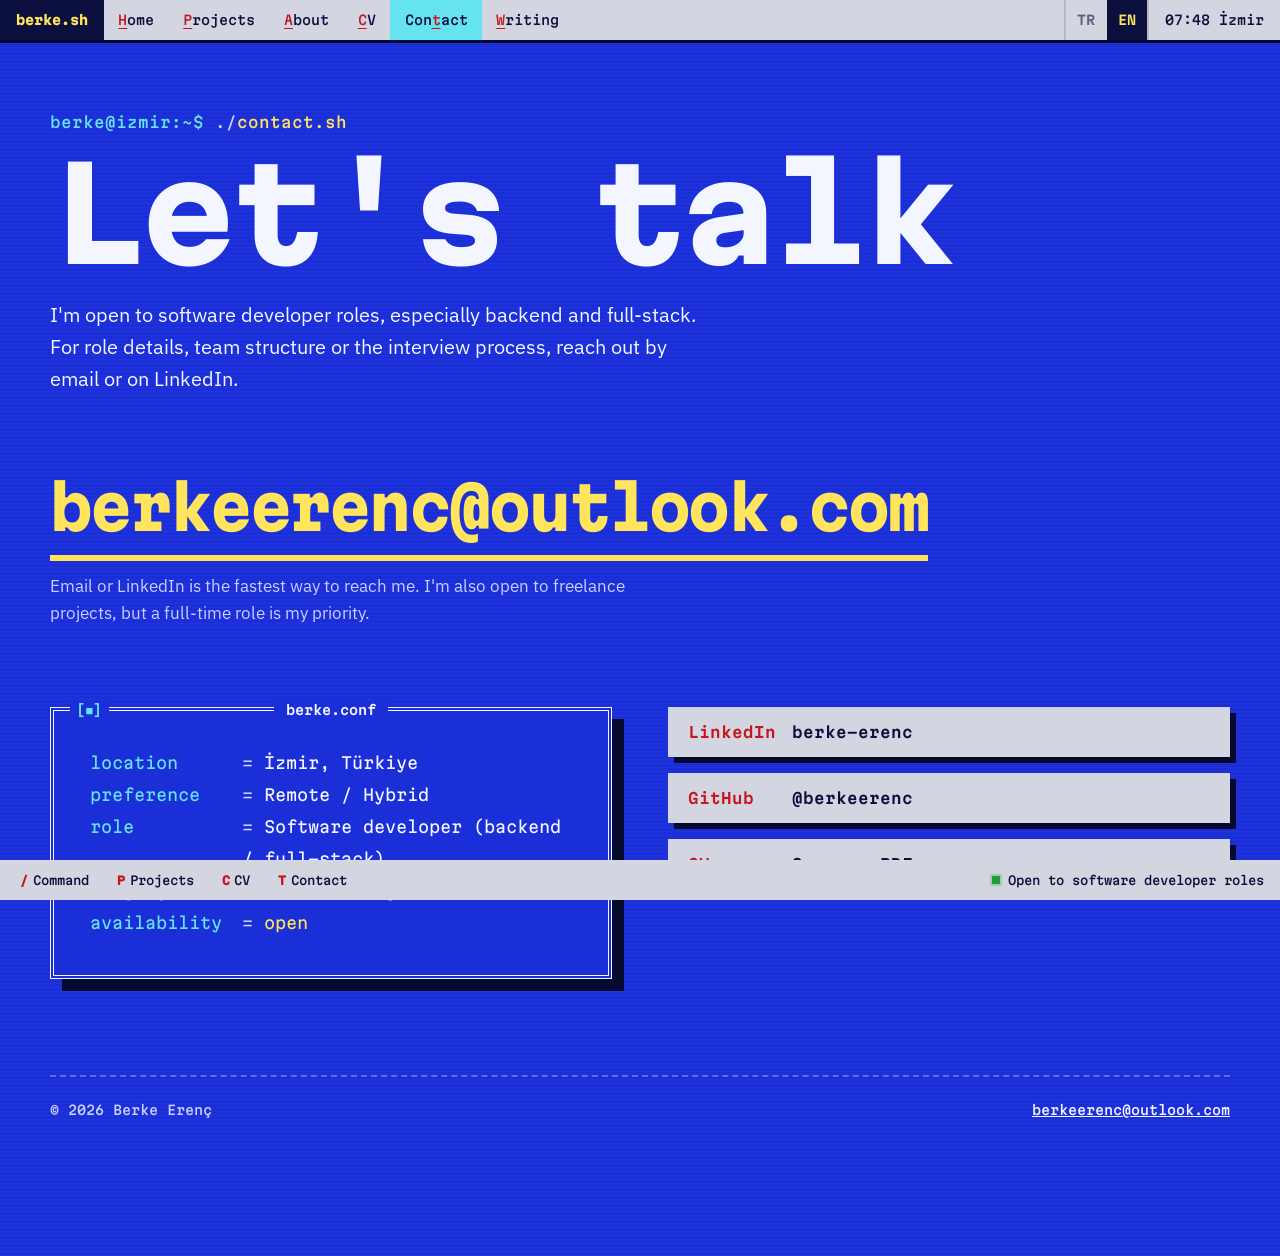
<file: en/contact.html>
<!DOCTYPE html>
<html lang="en">
<head>
  <meta charset="UTF-8">
  <meta name="viewport" content="width=device-width, initial-scale=1.0">
  <title>Contact – Berke Erenç</title>
  <meta name="description" content="Get in touch with Berke Erenç about software developer roles by email or LinkedIn.">
  <meta name="theme-color" content="#1B2FD8">
  <meta property="og:title" content="Contact – Berke Erenç">
  <meta property="og:description" content="Get in touch with Berke Erenç about software developer roles by email or LinkedIn.">
  <meta property="og:type" content="website">
  <meta property="og:locale" content="en_US">
  <meta property="og:url" content="https://berkeerenc.github.io/en/contact.html">
  <meta property="og:image" content="https://berkeerenc.github.io/og-image.svg">
  <meta name="twitter:card" content="summary_large_image">
  <meta name="twitter:title" content="Contact – Berke Erenç">
  <meta name="twitter:description" content="Get in touch with Berke Erenç about software developer roles by email or LinkedIn.">
  <meta name="twitter:image" content="https://berkeerenc.github.io/og-image.svg">
  <link rel="canonical" href="https://berkeerenc.github.io/en/contact.html">
  <link rel="alternate" hreflang="tr" href="https://berkeerenc.github.io/contact.html">
  <link rel="alternate" hreflang="en" href="https://berkeerenc.github.io/en/contact.html">
  <link rel="alternate" hreflang="x-default" href="https://berkeerenc.github.io/en/contact.html">
  <link rel="icon" type="image/svg+xml" href="../favicon.svg">
  <link rel="preconnect" href="https://fonts.googleapis.com">
  <link rel="preconnect" href="https://fonts.gstatic.com" crossorigin>
  <link href="https://fonts.googleapis.com/css2?family=IBM+Plex+Sans:ital,wght@0,400;0,500;0,600;1,400&family=Martian+Mono:wdth,wght@75..112.5,100..800&display=swap" rel="stylesheet">
  <link rel="stylesheet" href="../shared.css?v=7c9b3e9b">
  <style>
    .page-title {
      font-family: var(--mono); font-weight: 800;
      font-size: clamp(2.75rem, 10vw, 8rem);
      line-height: .95; letter-spacing: -0.045em;
      font-variation-settings: "wdth" 112.5;
      max-width: 12ch;
      margin-bottom: 1.5rem;
    }
    .page-lede { font-size: clamp(1.0625rem, 1.8vw, 1.25rem); max-width: 54ch; }

    .mail {
      display: inline-block;
      margin: clamp(2.5rem, 6vw, 4rem) 0 .75rem;
      font-family: var(--mono); font-weight: 800;
      font-size: clamp(1.25rem, 5.2vw, 3.75rem);
      letter-spacing: -0.035em;
      color: var(--yellow);
      text-decoration: none;
      border-bottom: 6px solid var(--yellow);
      word-break: break-all;
      transition: color .15s, border-color .15s;
    }
    .mail:hover { color: var(--ink); border-color: var(--cyan); }
    .mail-note { color: var(--muted); max-width: 58ch; }

    .contact-grid {
      display: grid; grid-template-columns: minmax(0, 1fr) minmax(0, 1fr);
      gap: clamp(2.5rem, 5vw, 3.5rem);
      margin-top: clamp(3.5rem, 8vw, 5rem);
      align-items: start;
    }
    .conf { font: 400 clamp(.875rem, 1.4vw, 1rem)/2 var(--mono); }
    .conf div { display: grid; grid-template-columns: 9.5rem 1fr; }
    .conf dt { color: var(--cyan); }
    .conf dd::before { content: "= "; color: var(--muted); }
    .conf dd.on { color: var(--yellow); }

    .links { list-style: none; display: grid; gap: 1rem; }
    .links a {
      display: grid; grid-template-columns: 6.5rem 1fr; align-items: center;
      padding: 1rem 1.25rem;
      background: var(--bar); color: var(--bar-ink);
      text-decoration: none;
      font: 600 .9375rem var(--mono);
      box-shadow: 6px 6px 0 var(--shadow);
      transition: transform .12s, box-shadow .12s;
    }
    .links a span:first-child { color: var(--red); }
    .links a:hover { transform: translate(-2px, -2px); box-shadow: 8px 8px 0 var(--shadow); }

    @media (max-width: 860px) {
      .contact-grid { grid-template-columns: 1fr; }
      .conf div { grid-template-columns: 7.5rem 1fr; }
    }
  </style>
</head>
<body>
  <a class="skip-link" href="#main-content">Skip to content</a>

  <header class="menubar">
    <a class="menubar-logo" href="index.html" aria-label="Berke Erenç, home">berke.sh</a>
    <nav aria-label="Main menu">
      <ul>
        <li><a class="item" href="index.html" data-key="h"><span class="key">H</span>ome</a></li>
        <li><a class="item" href="projects.html" data-key="p"><span class="key">P</span>rojects</a></li>
        <li><a class="item" href="index.html#about" data-key="a"><span class="key">A</span>bout</a></li>
        <li><a class="item" href="../Berke-Erenc-CV.pdf" data-key="c" target="_blank" rel="noopener"><span class="key">C</span>V</a></li>
        <li><a class="item" href="contact.html" data-key="t" aria-current="page">Con<span class="key">t</span>act</a></li>
        <li><a class="item" href="blog.html" data-key="w"><span class="key">W</span>riting</a></li>
      </ul>
    </nav>
    <div class="lang-switch" role="group" aria-label="Language"><a href="../contact.html" hreflang="tr" lang="tr">TR</a><a href="contact.html" hreflang="en" lang="en" aria-current="true">EN</a></div>
    <span class="menubar-clock" data-clock aria-hidden="true"></span>
  </header>

  <main id="main-content">
    <div class="wrap">
      <section aria-labelledby="page-title">
        <p class="cmd"><span class="prompt">berke@izmir:~$</span> ./<span class="arg">contact.sh</span></p>
        <h1 class="page-title" id="page-title">Let's talk</h1>
        <p class="page-lede">I'm open to software developer roles, especially backend and full-stack. For role details, team structure or the interview process, reach out by email or on LinkedIn.</p>

        <a class="mail" href="mailto:berkeerenc@outlook.com">berkeerenc@outlook.com</a>
        <p class="mail-note">Email or LinkedIn is the fastest way to reach me. I'm also open to freelance projects, but a full-time role is my priority.</p>

        <div class="contact-grid">
          <div class="win">
            <span class="win-close" aria-hidden="true">[■]</span>
            <span class="win-title">berke.conf</span>
            <dl class="conf">
              <div><dt>location</dt><dd>İzmir, Türkiye</dd></div>
              <div><dt>preference</dt><dd>Remote / Hybrid</dd></div>
              <div><dt>role</dt><dd>Software developer (backend / full-stack)</dd></div>
              <div><dt>languages</dt><dd>Turkish, English (C1)</dd></div>
              <div><dt>availability</dt><dd class="on">open</dd></div>
            </dl>
          </div>
          <ul class="links">
            <li><a href="https://linkedin.com/in/berke-erenc" target="_blank" rel="noopener"><span>LinkedIn</span><span>berke-erenc</span></a></li>
            <li><a href="https://github.com/berkeerenc" target="_blank" rel="noopener"><span>GitHub</span><span>@berkeerenc</span></a></li>
            <li><a href="../Berke-Erenc-CV.pdf" target="_blank" rel="noopener"><span>CV</span><span>Open as PDF</span></a></li>
          </ul>
        </div>
      </section>

      <footer class="site-footer">
        <span>© <span data-year>2026</span> Berke Erenç</span>
        <a href="mailto:berkeerenc@outlook.com">berkeerenc@outlook.com</a>
      </footer>
    </div>
  </main>

  <footer class="statusbar" aria-label="Shortcuts">
    <button type="button" data-open-palette><kbd>/</kbd>Command</button>
    <button type="button" class="hide-sm" onclick="location.href='projects.html'"><kbd>P</kbd>Projects</button>
    <button type="button" class="hide-sm" onclick="window.open('../Berke-Erenc-CV.pdf','_blank','noopener')"><kbd>C</kbd>CV</button>
    <button type="button" class="hide-sm" onclick="location.href='contact.html'"><kbd>T</kbd>Contact</button>
    <span class="status-right"><span class="status-dot" aria-hidden="true"></span><span class="hide-sm">Open to software developer roles</span><span class="show-sm">Open to work</span></span>
  </footer>

  <div class="palette" id="palette" role="dialog" aria-modal="true" aria-label="Command line" aria-hidden="true">
    <div class="win">
      <span class="win-close" aria-hidden="true">[■]</span>
      <span class="win-title">berke.sh</span>
      <div class="palette-log" aria-live="polite"></div>
      <form class="palette-form" autocomplete="off">
        <label for="palette-input">$</label>
        <input id="palette-input" type="text" spellcheck="false" placeholder="type help, press Enter">
      </form>
      <p class="palette-hint">Press Esc to close. Letter shortcuts work on the page too: P, A, C, T.</p>
    </div>
  </div>

  <script src="../shared.js?v=65996165" defer></script>
</body>
</html>
</file>
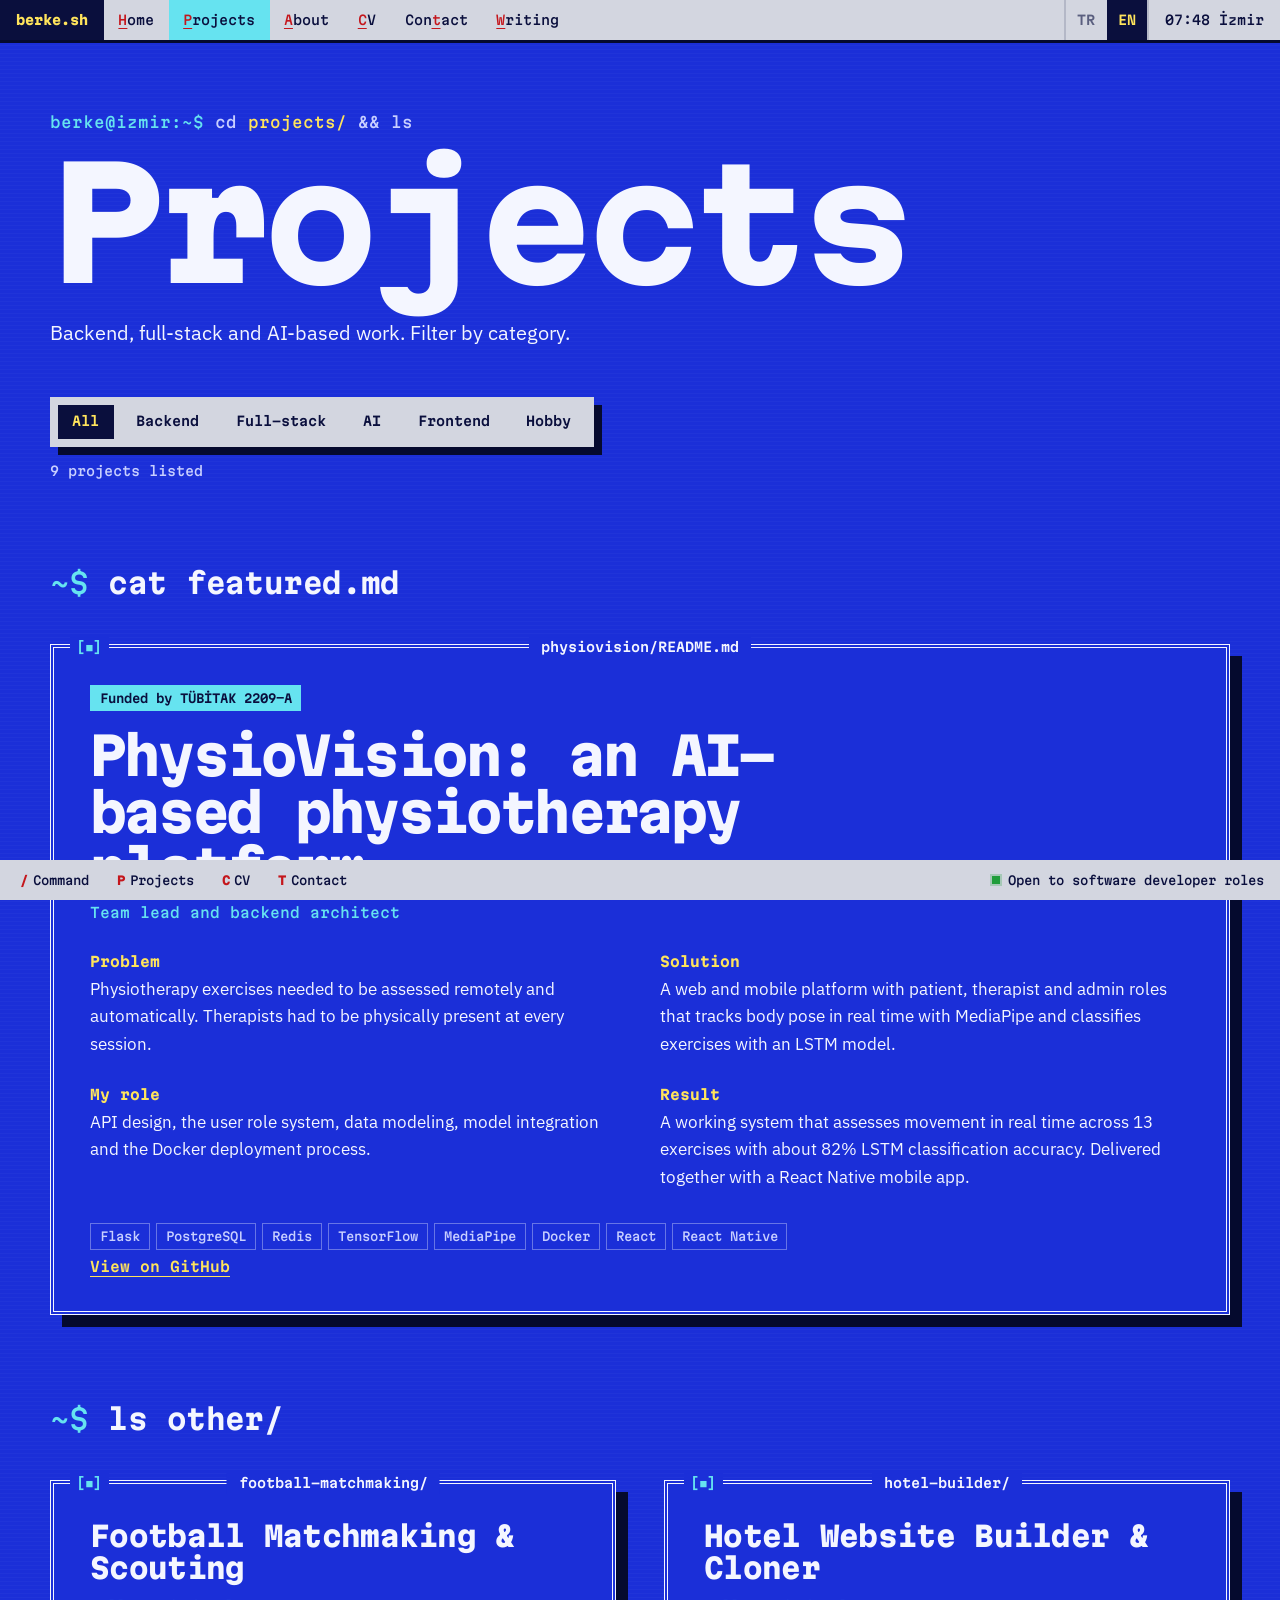
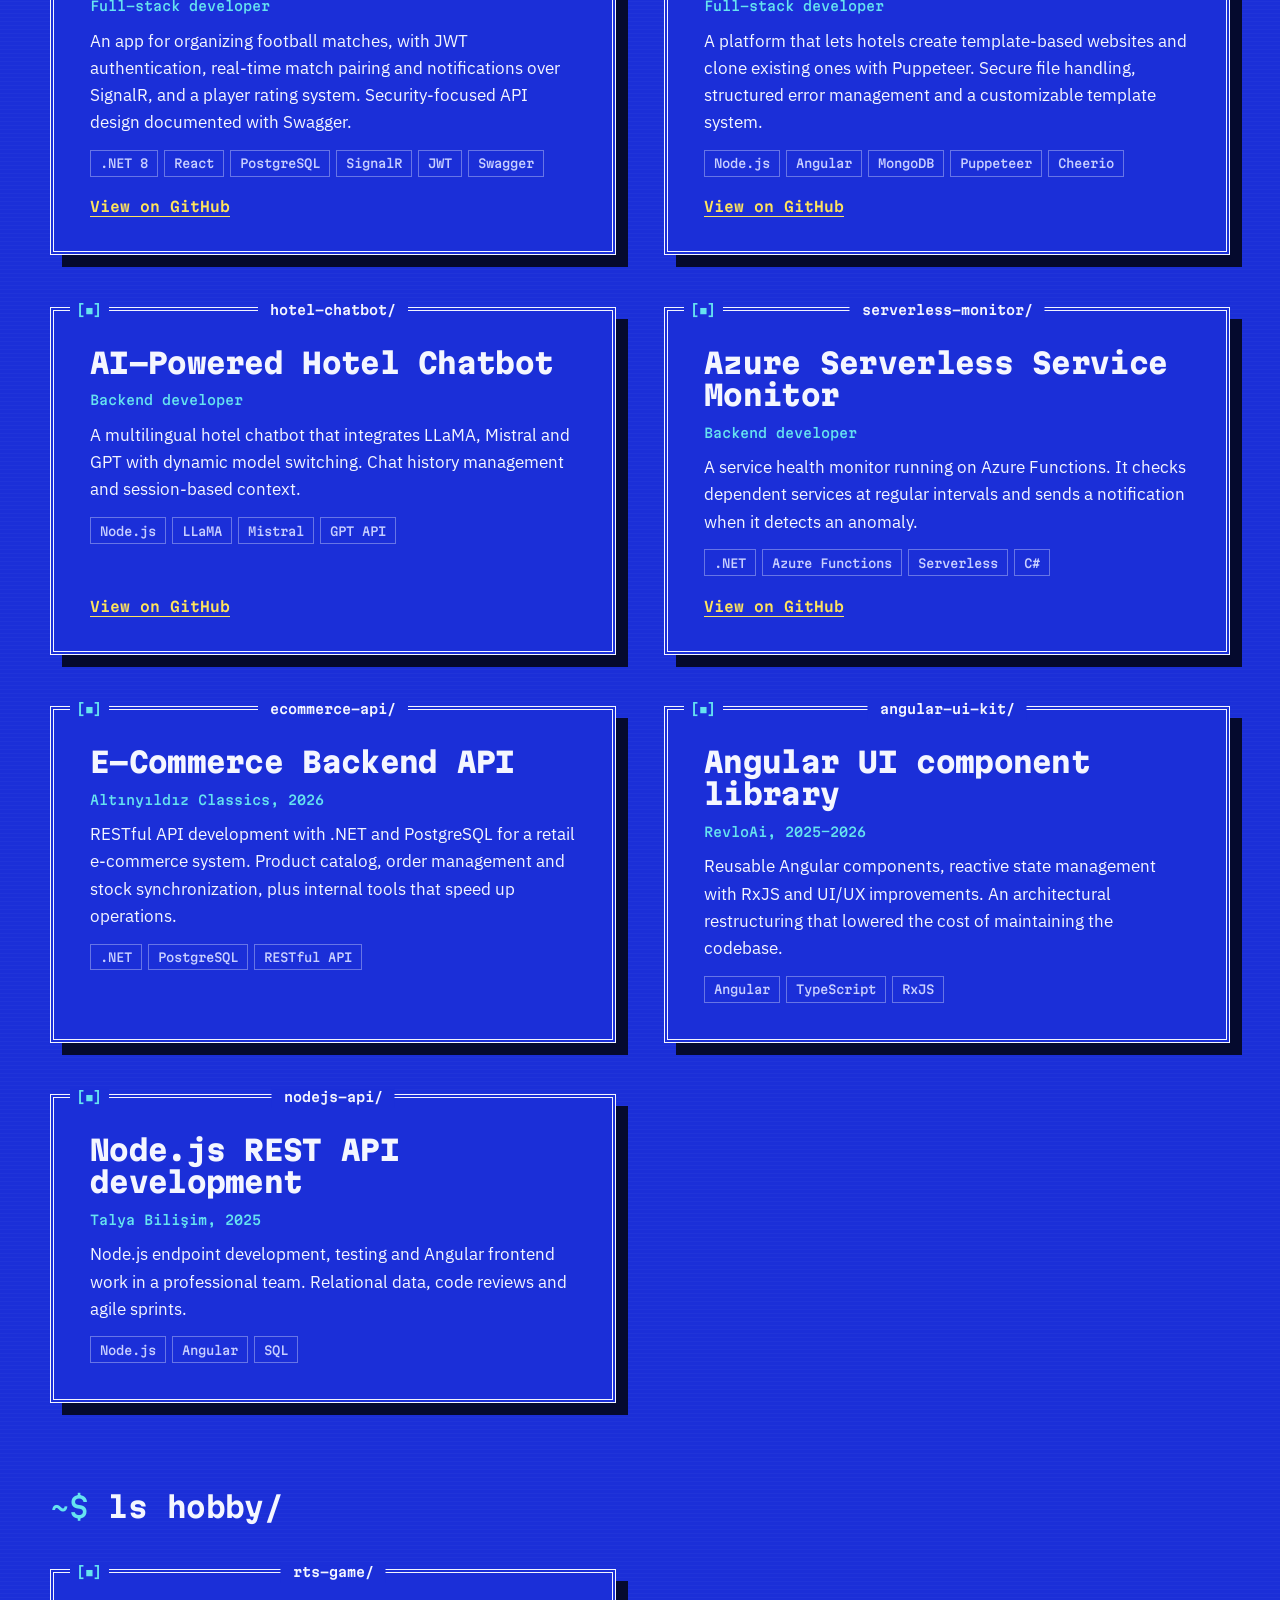
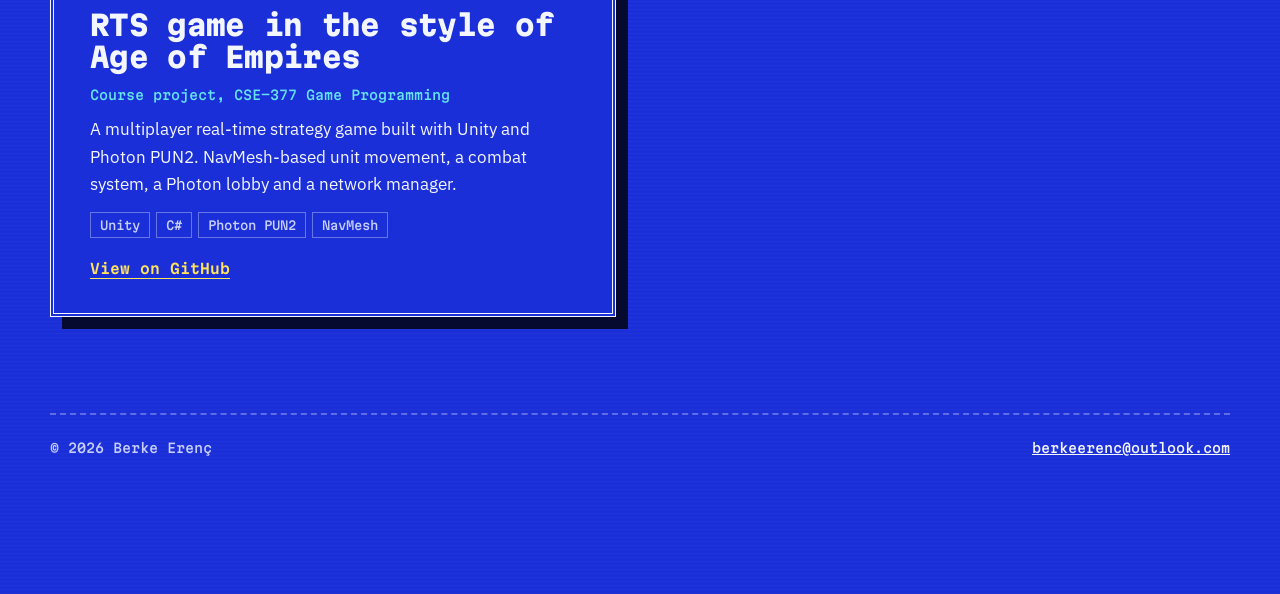
<file: en/projects.html>
<!DOCTYPE html>
<html lang="en">
<head>
  <meta charset="UTF-8">
  <meta name="viewport" content="width=device-width, initial-scale=1.0">
  <title>Projects – Berke Erenç</title>
  <meta name="description" content="Backend, full-stack and AI projects by Berke Erenç: PhysioVision, Football Matchmaking, Hotel Website Builder and more.">
  <meta name="theme-color" content="#1B2FD8">
  <meta property="og:title" content="Projects – Berke Erenç">
  <meta property="og:description" content="Backend, full-stack and AI projects by Berke Erenç: PhysioVision, Football Matchmaking, Hotel Website Builder and more.">
  <meta property="og:type" content="website">
  <meta property="og:locale" content="en_US">
  <meta property="og:url" content="https://berkeerenc.github.io/en/projects.html">
  <meta property="og:image" content="https://berkeerenc.github.io/og-image.svg">
  <meta name="twitter:card" content="summary_large_image">
  <meta name="twitter:title" content="Projects – Berke Erenç">
  <meta name="twitter:description" content="Backend, full-stack and AI projects by Berke Erenç: PhysioVision, Football Matchmaking, Hotel Website Builder and more.">
  <meta name="twitter:image" content="https://berkeerenc.github.io/og-image.svg">
  <link rel="canonical" href="https://berkeerenc.github.io/en/projects.html">
  <link rel="alternate" hreflang="tr" href="https://berkeerenc.github.io/projects.html">
  <link rel="alternate" hreflang="en" href="https://berkeerenc.github.io/en/projects.html">
  <link rel="alternate" hreflang="x-default" href="https://berkeerenc.github.io/en/projects.html">
  <link rel="icon" type="image/svg+xml" href="../favicon.svg">
  <link rel="preconnect" href="https://fonts.googleapis.com">
  <link rel="preconnect" href="https://fonts.gstatic.com" crossorigin>
  <link href="https://fonts.googleapis.com/css2?family=IBM+Plex+Sans:ital,wght@0,400;0,500;0,600;1,400&family=Martian+Mono:wdth,wght@75..112.5,100..800&display=swap" rel="stylesheet">
  <link rel="stylesheet" href="../shared.css?v=7c9b3e9b">
  <style>
    .page-title {
      font-family: var(--mono); font-weight: 800;
      font-size: clamp(3rem, 12vw, 9.5rem);
      line-height: .92; letter-spacing: -0.045em;
      font-variation-settings: "wdth" 112.5;
      margin-bottom: 1.5rem;
    }
    .page-lede { font-size: clamp(1.0625rem, 1.8vw, 1.25rem); max-width: 52ch; margin-bottom: clamp(2rem, 5vw, 3rem); }

    .filters {
      display: flex; flex-wrap: wrap; gap: .5rem;
      background: var(--bar); padding: .5rem;
      box-shadow: 8px 8px 0 var(--shadow);
      width: fit-content; max-width: 100%;
    }
    .filters button {
      font: 600 .8125rem/1 var(--mono);
      padding: .65rem .9rem;
      background: transparent; color: var(--bar-ink);
      border: 0; cursor: pointer;
    }
    .filters button:hover { background: rgba(10,15,61,.1); }
    .filters button[aria-pressed="true"] { background: var(--bar-ink); color: var(--yellow); }
    .filter-count { margin-top: 1rem; font: 500 .8125rem var(--mono); color: var(--muted); }

    .group { margin-top: clamp(3.5rem, 8vw, 5.5rem); }
    .group-title {
      font: 700 clamp(1.25rem, 2.6vw, 1.75rem)/1.2 var(--mono);
      letter-spacing: -0.02em;
      margin-bottom: clamp(2rem, 4vw, 2.75rem);
    }
    .group-title .prompt { color: var(--cyan); font-weight: 500; }

    .feature h2 {
      font-family: var(--mono); font-weight: 800;
      font-size: clamp(1.75rem, 4.5vw, 3.25rem);
      line-height: 1.08; letter-spacing: -0.035em;
      max-width: 22ch; margin: 1rem 0 .5rem;
    }
    .role { font: 500 .875rem var(--mono); color: var(--cyan); }
    .psr {
      display: grid; grid-template-columns: repeat(2, minmax(0, 1fr));
      gap: 1.75rem 2.5rem; margin: 2rem 0;
    }
    .psr dt { font: 700 .875rem var(--mono); color: var(--yellow); margin-bottom: .4rem; }
    .psr dd { max-width: 52ch; }

    .grid {
      display: grid; grid-template-columns: repeat(2, minmax(0, 1fr));
      gap: clamp(2.5rem, 4vw, 3.25rem) clamp(2rem, 4vw, 3rem);
    }
    .card { display: flex; flex-direction: column; gap: .85rem; transition: border-color .15s; }
    .card:hover, .card:focus-within { border-color: var(--yellow); }
    .card:hover .win-title, .card:focus-within .win-title { background: var(--yellow); color: var(--bar-ink); }
    .card h3 { font: 800 clamp(1.25rem, 2.6vw, 1.75rem)/1.15 var(--mono); letter-spacing: -0.025em; }
    .card .meta { font: 500 .8125rem var(--mono); color: var(--cyan); }
    .card p { max-width: 60ch; }
    .card-links, .feature-links { display: flex; gap: 1.5rem; margin-top: auto; padding-top: .5rem; font: 600 .875rem var(--mono); }
    .card-links a, .feature-links a { color: var(--yellow); text-underline-offset: 4px; }
    .card-links a:hover, .feature-links a:hover { color: var(--ink); }
    .badge { display: inline-block; font: 600 .75rem/1 var(--mono); padding: .45rem .6rem; background: var(--cyan); color: var(--bar-ink); }

    [hidden] { display: none !important; }

    @media (max-width: 860px) {
      .grid, .psr { grid-template-columns: 1fr; }
    }
  </style>
</head>
<body>
  <a class="skip-link" href="#main-content">Skip to content</a>

  <header class="menubar">
    <a class="menubar-logo" href="index.html" aria-label="Berke Erenç, home">berke.sh</a>
    <nav aria-label="Main menu">
      <ul>
        <li><a class="item" href="index.html" data-key="h"><span class="key">H</span>ome</a></li>
        <li><a class="item" href="projects.html" data-key="p" aria-current="page"><span class="key">P</span>rojects</a></li>
        <li><a class="item" href="index.html#about" data-key="a"><span class="key">A</span>bout</a></li>
        <li><a class="item" href="../Berke-Erenc-CV.pdf" data-key="c" target="_blank" rel="noopener"><span class="key">C</span>V</a></li>
        <li><a class="item" href="contact.html" data-key="t">Con<span class="key">t</span>act</a></li>
        <li><a class="item" href="blog.html" data-key="w"><span class="key">W</span>riting</a></li>
      </ul>
    </nav>
    <div class="lang-switch" role="group" aria-label="Language"><a href="../projects.html" hreflang="tr" lang="tr">TR</a><a href="projects.html" hreflang="en" lang="en" aria-current="true">EN</a></div>
    <span class="menubar-clock" data-clock aria-hidden="true"></span>
  </header>

  <main id="main-content">
    <div class="wrap">
      <section aria-labelledby="page-title">
        <p class="cmd"><span class="prompt">berke@izmir:~$</span> cd <span class="arg">projects/</span> &amp;&amp; ls</p>
        <h1 class="page-title" id="page-title">Projects</h1>
        <p class="page-lede">Backend, full-stack and AI-based work. Filter by category.</p>

        <div class="filters" role="toolbar" aria-label="Filter projects">
          <button type="button" data-filter="all" aria-pressed="true">All</button>
          <button type="button" data-filter="backend" aria-pressed="false">Backend</button>
          <button type="button" data-filter="fullstack" aria-pressed="false">Full-stack</button>
          <button type="button" data-filter="ai" aria-pressed="false">AI</button>
          <button type="button" data-filter="frontend" aria-pressed="false">Frontend</button>
          <button type="button" data-filter="hobby" aria-pressed="false">Hobby</button>
        </div>
        <p class="filter-count" data-count aria-live="polite">9 projects listed</p>
      </section>

      <div class="group" data-group>
        <h2 class="group-title"><span class="prompt">~$</span> cat featured.md</h2>
        <article class="win feature" id="physiovision" data-cat="ai fullstack backend">
          <span class="win-close" aria-hidden="true">[■]</span>
          <span class="win-title">physiovision/README.md</span>
          <span class="badge">Funded by TÜBİTAK 2209-A</span>
          <h2>PhysioVision: an AI-based physiotherapy platform</h2>
          <p class="role">Team lead and backend architect</p>
          <dl class="psr">
            <div><dt>Problem</dt><dd>Physiotherapy exercises needed to be assessed remotely and automatically. Therapists had to be physically present at every session.</dd></div>
            <div><dt>Solution</dt><dd>A web and mobile platform with patient, therapist and admin roles that tracks body pose in real time with MediaPipe and classifies exercises with an LSTM model.</dd></div>
            <div><dt>My role</dt><dd>API design, the user role system, data modeling, model integration and the Docker deployment process.</dd></div>
            <div><dt>Result</dt><dd>A working system that assesses movement in real time across 13 exercises with about 82% LSTM classification accuracy. Delivered together with a React Native mobile app.</dd></div>
          </dl>
          <ul class="tags"><li>Flask</li><li>PostgreSQL</li><li>Redis</li><li>TensorFlow</li><li>MediaPipe</li><li>Docker</li><li>React</li><li>React Native</li></ul>
          <div class="feature-links"><a href="https://github.com/berkeerenc/PhysioVision" target="_blank" rel="noopener">View on GitHub</a></div>
        </article>
      </div>

      <div class="group" data-group>
        <h2 class="group-title"><span class="prompt">~$</span> ls other/</h2>
        <div class="grid">
          <article class="win card" id="football" data-cat="fullstack backend">
            <span class="win-close" aria-hidden="true">[■]</span>
            <span class="win-title">football-matchmaking/</span>
            <h3>Football Matchmaking &amp; Scouting</h3>
            <p class="meta">Full-stack developer</p>
            <p>An app for organizing football matches, with JWT authentication, real-time match pairing and notifications over SignalR, and a player rating system. Security-focused API design documented with Swagger.</p>
            <ul class="tags"><li>.NET 8</li><li>React</li><li>PostgreSQL</li><li>SignalR</li><li>JWT</li><li>Swagger</li></ul>
            <div class="card-links"><a href="https://github.com/berkeerenc/Football_Matchmaking_and_Scouting_Application" target="_blank" rel="noopener">View on GitHub</a></div>
          </article>
          <article class="win card" id="hotel-builder" data-cat="fullstack backend">
            <span class="win-close" aria-hidden="true">[■]</span>
            <span class="win-title">hotel-builder/</span>
            <h3>Hotel Website Builder &amp; Cloner</h3>
            <p class="meta">Full-stack developer</p>
            <p>A platform that lets hotels create template-based websites and clone existing ones with Puppeteer. Secure file handling, structured error management and a customizable template system.</p>
            <ul class="tags"><li>Node.js</li><li>Angular</li><li>MongoDB</li><li>Puppeteer</li><li>Cheerio</li></ul>
            <div class="card-links"><a href="https://github.com/berkeerenc/WebsiteBuilder" target="_blank" rel="noopener">View on GitHub</a></div>
          </article>
          <article class="win card" id="ai-chatbot" data-cat="ai backend">
            <span class="win-close" aria-hidden="true">[■]</span>
            <span class="win-title">hotel-chatbot/</span>
            <h3>AI-Powered Hotel Chatbot</h3>
            <p class="meta">Backend developer</p>
            <p>A multilingual hotel chatbot that integrates LLaMA, Mistral and GPT with dynamic model switching. Chat history management and session-based context.</p>
            <ul class="tags"><li>Node.js</li><li>LLaMA</li><li>Mistral</li><li>GPT API</li></ul>
            <div class="card-links"><a href="https://github.com/berkeerenc/chatbot" target="_blank" rel="noopener">View on GitHub</a></div>
          </article>
          <article class="win card" id="serverless-monitoring" data-cat="backend">
            <span class="win-close" aria-hidden="true">[■]</span>
            <span class="win-title">serverless-monitor/</span>
            <h3>Azure Serverless Service Monitor</h3>
            <p class="meta">Backend developer</p>
            <p>A service health monitor running on Azure Functions. It checks dependent services at regular intervals and sends a notification when it detects an anomaly.</p>
            <ul class="tags"><li>.NET</li><li>Azure Functions</li><li>Serverless</li><li>C#</li></ul>
            <div class="card-links"><a href="https://github.com/berkeerenc/ServerlessMonitoring" target="_blank" rel="noopener">View on GitHub</a></div>
          </article>
          <article class="win card" data-cat="backend">
            <span class="win-close" aria-hidden="true">[■]</span>
            <span class="win-title">ecommerce-api/</span>
            <h3>E-Commerce Backend API</h3>
            <p class="meta">Altınyıldız Classics, 2026</p>
            <p>RESTful API development with .NET and PostgreSQL for a retail e-commerce system. Product catalog, order management and stock synchronization, plus internal tools that speed up operations.</p>
            <ul class="tags"><li>.NET</li><li>PostgreSQL</li><li>RESTful API</li></ul>
          </article>
          <article class="win card" data-cat="frontend">
            <span class="win-close" aria-hidden="true">[■]</span>
            <span class="win-title">angular-ui-kit/</span>
            <h3>Angular UI component library</h3>
            <p class="meta">RevloAi, 2025–2026</p>
            <p>Reusable Angular components, reactive state management with RxJS and UI/UX improvements. An architectural restructuring that lowered the cost of maintaining the codebase.</p>
            <ul class="tags"><li>Angular</li><li>TypeScript</li><li>RxJS</li></ul>
          </article>
          <article class="win card" data-cat="backend fullstack">
            <span class="win-close" aria-hidden="true">[■]</span>
            <span class="win-title">nodejs-api/</span>
            <h3>Node.js REST API development</h3>
            <p class="meta">Talya Bilişim, 2025</p>
            <p>Node.js endpoint development, testing and Angular frontend work in a professional team. Relational data, code reviews and agile sprints.</p>
            <ul class="tags"><li>Node.js</li><li>Angular</li><li>SQL</li></ul>
          </article>
        </div>
      </div>

      <div class="group" data-group>
        <h2 class="group-title"><span class="prompt">~$</span> ls hobby/</h2>
        <div class="grid">
          <article class="win card" id="rts-game" data-cat="hobby">
            <span class="win-close" aria-hidden="true">[■]</span>
            <span class="win-title">rts-game/</span>
            <h3>RTS game in the style of Age of Empires</h3>
            <p class="meta">Course project, CSE-377 Game Programming</p>
            <p>A multiplayer real-time strategy game built with Unity and Photon PUN2. NavMesh-based unit movement, a combat system, a Photon lobby and a network manager.</p>
            <ul class="tags"><li>Unity</li><li>C#</li><li>Photon PUN2</li><li>NavMesh</li></ul>
            <div class="card-links"><a href="https://github.com/berkeerenc/RTS_Game_Final" target="_blank" rel="noopener">View on GitHub</a></div>
          </article>
        </div>
      </div>

      <footer class="site-footer">
        <span>© <span data-year>2026</span> Berke Erenç</span>
        <a href="mailto:berkeerenc@outlook.com">berkeerenc@outlook.com</a>
      </footer>
    </div>
  </main>

  <footer class="statusbar" aria-label="Shortcuts">
    <button type="button" data-open-palette><kbd>/</kbd>Command</button>
    <button type="button" class="hide-sm" onclick="location.href='projects.html'"><kbd>P</kbd>Projects</button>
    <button type="button" class="hide-sm" onclick="window.open('../Berke-Erenc-CV.pdf','_blank','noopener')"><kbd>C</kbd>CV</button>
    <button type="button" class="hide-sm" onclick="location.href='contact.html'"><kbd>T</kbd>Contact</button>
    <span class="status-right"><span class="status-dot" aria-hidden="true"></span><span class="hide-sm">Open to software developer roles</span><span class="show-sm">Open to work</span></span>
  </footer>

  <div class="palette" id="palette" role="dialog" aria-modal="true" aria-label="Command line" aria-hidden="true">
    <div class="win">
      <span class="win-close" aria-hidden="true">[■]</span>
      <span class="win-title">berke.sh</span>
      <div class="palette-log" aria-live="polite"></div>
      <form class="palette-form" autocomplete="off">
        <label for="palette-input">$</label>
        <input id="palette-input" type="text" spellcheck="false" placeholder="type help, press Enter">
      </form>
      <p class="palette-hint">Press Esc to close. Letter shortcuts work on the page too: P, A, C, T.</p>
    </div>
  </div>

  <script src="../shared.js?v=65996165" defer></script>
</body>
</html>
</file>
<file: shared.css>
/* =========================================================
   berke.sh — terminal / IDE kimliği
   Elektrik mavisi zemin, gri menü çubuğu, çift çizgili pencereler
   ========================================================= */

*, *::before, *::after { box-sizing: border-box; margin: 0; padding: 0; }

:root {
  --blue: #1B2FD8;
  --blue-deep: #1424B0;
  --ink: #F4F6FF;
  --muted: #C8CFFF;
  --yellow: #FFE45C;
  --cyan: #66E3F0;
  --red: #C4161C;
  --bar: #D3D6E0;
  --bar-ink: #0A0F3D;
  --shadow: #050A2E;

  --mono: 'Martian Mono', ui-monospace, 'SFMono-Regular', Menlo, monospace;
  --sans: 'IBM Plex Sans', system-ui, sans-serif;

  --bar-h: 40px;
  --gutter: clamp(1rem, 4vw, 3rem);
  --measure: 66ch;
}

html { scroll-behavior: smooth; scroll-padding-top: calc(var(--bar-h) + 1.5rem); }

body {
  font-family: var(--sans);
  font-size: 1.0625rem;
  line-height: 1.6;
  color: var(--ink);
  background: var(--blue);
  /* ince tarama çizgileri: ekran hissi */
  background-image: repeating-linear-gradient(0deg, rgba(255,255,255,0.025) 0 1px, transparent 1px 4px);
  overflow-x: hidden;
  padding-top: var(--bar-h);
  padding-bottom: var(--bar-h);
  -webkit-font-smoothing: antialiased;
}

::selection { background: var(--yellow); color: var(--bar-ink); }

a { color: inherit; }
img { max-width: 100%; display: block; }

.skip-link {
  position: absolute; top: -100%; left: 1rem; z-index: 9999;
  padding: .5rem 1rem; background: var(--yellow); color: var(--bar-ink);
  font: 600 .875rem var(--mono); text-decoration: none;
}
.skip-link:focus { top: var(--bar-h); }

:focus-visible { outline: 3px solid var(--yellow); outline-offset: 3px; }

.sr-only {
  position: absolute; width: 1px; height: 1px; padding: 0; margin: -1px;
  overflow: hidden; clip: rect(0,0,0,0); white-space: nowrap; border: 0;
}

/* ===== MENÜ ÇUBUĞU ===== */
.menubar {
  position: fixed; inset: 0 0 auto 0; z-index: 100;
  height: var(--bar-h);
  display: flex; align-items: stretch;
  background: var(--bar); color: var(--bar-ink);
  font: 500 .8125rem/1 var(--mono);
  box-shadow: 0 3px 0 var(--shadow);
}
.menubar-logo {
  display: flex; align-items: center; gap: .5rem;
  padding: 0 1rem; text-decoration: none; font-weight: 800;
  background: var(--bar-ink); color: var(--yellow);
  flex-shrink: 0;
}
.menubar nav { display: flex; overflow-x: auto; scrollbar-width: none; flex: 1; }
.menubar nav::-webkit-scrollbar { display: none; }
.menubar ul { display: flex; list-style: none; }
.menubar a.item {
  display: flex; align-items: center; height: 100%;
  padding: 0 .9rem; text-decoration: none; white-space: nowrap;
}
.menubar a.item:hover, .menubar a.item:focus-visible { background: var(--bar-ink); color: var(--ink); outline: none; }
.menubar a.item[aria-current="page"] { background: var(--cyan); color: var(--bar-ink); }
.menubar .key { color: var(--red); text-decoration: underline; text-underline-offset: 3px; }
.menubar a.item:hover .key, .menubar a.item:focus-visible .key { color: var(--yellow); }
.lang-switch { display: flex; align-items: stretch; flex-shrink: 0; border-left: 2px solid rgba(10,15,61,.15); }
.lang-switch a {
  display: flex; align-items: center; padding: 0 .7rem;
  text-decoration: none; color: rgba(10,15,61,.6); font-weight: 600;
}
.lang-switch a:hover, .lang-switch a:focus-visible { background: var(--bar-ink); color: var(--ink); outline: none; }
.lang-switch a[aria-current] { background: var(--bar-ink); color: var(--yellow); }
.menubar-clock { display: flex; align-items: center; padding: 0 1rem; flex-shrink: 0; border-left: 2px solid rgba(10,15,61,.15); }

/* ===== DURUM ÇUBUĞU ===== */
.statusbar {
  position: fixed; inset: auto 0 0 0; z-index: 100;
  height: var(--bar-h);
  display: flex; align-items: center; gap: 1.25rem;
  padding: 0 1rem;
  background: var(--bar); color: var(--bar-ink);
  font: 500 .75rem/1 var(--mono);
  white-space: nowrap; overflow: hidden;
}
.statusbar button {
  font: inherit; color: inherit; background: none; border: 0; cursor: pointer;
  padding: .35rem .25rem;
}
.statusbar button:hover { background: var(--bar-ink); color: var(--ink); }
.statusbar kbd { font: inherit; color: var(--red); font-weight: 800; margin-right: .3rem; }
.statusbar button:hover kbd { color: var(--yellow); }
.statusbar .status-right { margin-left: auto; display: flex; align-items: center; gap: .5rem; }
.status-dot { width: 8px; height: 8px; background: #1F9D3A; box-shadow: 0 0 0 2px rgba(31,157,58,.25); }

/* ===== DÜZEN ===== */
main { padding: clamp(2rem, 6vw, 4.5rem) var(--gutter) clamp(3rem, 8vw, 6rem); }
.wrap { max-width: 1180px; margin: 0 auto; }

section + section { margin-top: clamp(4rem, 10vw, 7.5rem); }

/* Bölüm başlığı: komut satırı biçiminde */
.cmd {
  font: 500 clamp(.8125rem, 1.4vw, .9375rem)/1.4 var(--mono);
  color: var(--muted);
  margin-bottom: 1.25rem;
}
.cmd .prompt { color: var(--cyan); }
.cmd .arg { color: var(--yellow); }

.section-title {
  font-family: var(--mono);
  font-weight: 800;
  font-size: clamp(2rem, 6vw, 4.25rem);
  line-height: 1.02;
  letter-spacing: -0.03em;
  font-stretch: 112.5%;
  font-variation-settings: "wdth" 112.5;
  margin-bottom: clamp(1.75rem, 4vw, 3rem);
  max-width: 18ch;
}

.prose { max-width: var(--measure); }
.prose p + p { margin-top: 1em; }
.prose p { color: var(--ink); }

/* ===== PENCERE ===== */
.win {
  position: relative;
  border: 4px double var(--ink);
  background: var(--blue);
  box-shadow: 12px 12px 0 var(--shadow);
  padding: clamp(1.5rem, 3vw, 2.25rem) clamp(1.25rem, 3vw, 2.25rem);
}
.win-title {
  position: absolute; top: -0.85em; left: 50%; transform: translateX(-50%);
  padding: 0 .75rem;
  background: var(--blue);
  font: 600 .8125rem/1.6 var(--mono);
  white-space: nowrap; max-width: calc(100% - 3rem); overflow: hidden; text-overflow: ellipsis;
}
.win-close {
  position: absolute; top: -0.85em; left: 1rem;
  padding: 0 .4rem; background: var(--blue);
  font: 600 .8125rem/1.6 var(--mono); color: var(--cyan);
}

/* ===== BUTON / KOMUT LİNKİ ===== */
.btn {
  display: inline-flex; align-items: center; gap: .6rem;
  padding: .8rem 1.2rem;
  font: 600 .875rem/1 var(--mono);
  text-decoration: none;
  background: var(--bar); color: var(--bar-ink);
  box-shadow: 6px 6px 0 var(--shadow);
  transition: transform .12s ease, box-shadow .12s ease;
}
.btn kbd { font: inherit; color: var(--red); font-weight: 800; }
.btn:hover { transform: translate(-2px, -2px); box-shadow: 8px 8px 0 var(--shadow); }
.btn:active { transform: translate(6px, 6px); box-shadow: 0 0 0 var(--shadow); }
.btn.primary { background: var(--yellow); }

/* ===== ETİKET ===== */
.tags { display: flex; flex-wrap: wrap; gap: .4rem; list-style: none; }
.tags li {
  font: 500 .75rem/1 var(--mono);
  padding: .4rem .55rem;
  border: 1px solid rgba(244,246,255,.35);
  color: var(--muted);
}

/* ===== KAYAN ŞERİT ===== */
.ticker {
  width: 100vw;
  margin: clamp(3rem, 8vw, 5rem) 0 clamp(4rem, 10vw, 7.5rem) calc(50% - 50vw);
  background: var(--yellow); color: var(--bar-ink);
  overflow: hidden;
  border-block: 3px solid var(--bar-ink);
}
.ticker-track {
  display: flex; width: max-content;
  animation: ticker 38s linear infinite;
}
.ticker:hover .ticker-track { animation-play-state: paused; }
.ticker ul { display: flex; list-style: none; }
.ticker li {
  font: 800 clamp(1.25rem, 3vw, 2rem)/1 var(--mono);
  padding: .9rem 0;
  white-space: nowrap;
}
.ticker li::after { content: "/"; margin: 0 1.25rem; color: var(--blue); }
@keyframes ticker { to { transform: translateX(-50%); } }

/* ===== FOOTER ===== */
.site-footer {
  margin-top: clamp(4rem, 10vw, 6rem);
  padding-top: 1.5rem;
  border-top: 2px dashed rgba(244,246,255,.3);
  display: flex; flex-wrap: wrap; justify-content: space-between; gap: 1rem;
  font: 500 .8125rem/1.5 var(--mono); color: var(--muted);
}
.site-footer a { color: var(--ink); }

/* ===== KOMUT PALETİ ===== */
.palette {
  position: fixed; inset: 0; z-index: 500;
  display: none; align-items: flex-start; justify-content: center;
  padding: 12vh var(--gutter) 0;
  background: rgba(5,10,46,.6);
}
.palette.open { display: flex; }
.palette .win { width: min(680px, 100%); background: var(--bar-ink); border-color: var(--cyan); }
.palette .win-title, .palette .win-close { background: var(--bar-ink); }
.palette-log {
  font: 400 .8125rem/1.7 var(--mono);
  max-height: 46vh; overflow-y: auto;
  margin-bottom: .75rem;
  white-space: pre-wrap;
}
.palette-log .out { color: var(--muted); }
.palette-log .ok { color: var(--cyan); }
.palette-log .err { color: #FF8A8A; }
.palette-log .echo { color: var(--ink); }
.palette-log .echo::before { content: "$ "; color: var(--yellow); }
.palette-form { display: flex; gap: .6rem; align-items: center; font: 500 .9375rem var(--mono); }
.palette-form label { color: var(--yellow); }
.palette-form input {
  flex: 1; min-width: 0;
  background: transparent; border: 0; color: var(--ink);
  font: inherit; caret-color: var(--yellow);
}
.palette-form input:focus { outline: none; }
.palette-hint { margin-top: .9rem; font: 400 .75rem var(--mono); color: var(--muted); }

/* ===== İMLEÇ ===== */
.caret {
  display: inline-block; width: .6em; height: 1.1em;
  background: var(--yellow); vertical-align: -0.15em;
  animation: blink 1.05s steps(1) infinite;
}
@keyframes blink { 50% { opacity: 0; } }

/* ===== MOBİL ===== */
.show-sm { display: none; }
@media (max-width: 720px) {
  .menubar-clock { display: none; }
  .menubar li:first-child { display: none; }
  .menubar a.item { padding: 0 .7rem; }
  .statusbar .show-sm { display: inline; }
  .statusbar .hide-sm { display: none; }
  .win { box-shadow: 7px 7px 0 var(--shadow); }
  body { font-size: 1rem; }
}

/* ===== HAREKET AZALTMA ===== */
@media (prefers-reduced-motion: reduce) {
  html { scroll-behavior: auto; }
  *, *::before, *::after { animation-duration: .001ms !important; animation-iteration-count: 1 !important; transition-duration: .001ms !important; }
  .ticker-track { animation: none; }
  .caret { animation: none; }
}

/* ===== AÇILIŞ: BOOT SEKANSI ===== */
/* JS çalışmadan önce sitenin bir anlığına görünmesini engeller */
html.booting body { overflow: hidden; }
html.booting body::before {
  content: ""; position: fixed; inset: 0; z-index: 999;
  background: var(--bar-ink);
}
.boot {
  position: fixed; inset: 0; z-index: 1000;
  display: flex; flex-direction: column; justify-content: flex-start;
  padding: clamp(1.5rem, 5vw, 3.5rem);
  background: var(--bar-ink); color: var(--muted);
  font: 400 clamp(.75rem, 1.5vw, .9375rem)/1.75 var(--mono);
  cursor: pointer;
  transform-origin: 50% 50%;
}
.boot-head { display: flex; justify-content: space-between; gap: 1rem; color: var(--ink); margin-bottom: 1.75rem; }
.boot-head b { color: var(--yellow); font-weight: 800; }
.boot-lines { list-style: none; max-width: 86ch; }
.boot-lines li { white-space: pre-wrap; }
.boot-lines .ok { color: #59E07A; }
.boot-lines .hl { color: var(--cyan); }
.boot-bar {
  display: inline-block; width: min(22ch, 40vw); height: .8em; vertical-align: -0.05em;
  border: 2px solid var(--muted); margin-left: .5rem; position: relative;
}
.boot-bar i { position: absolute; inset: 1px; right: auto; width: 0; background: var(--yellow); transition: width 1.3s steps(20); }
.boot-skip {
  margin-top: auto; align-self: flex-end;
  font-size: .8125rem; color: var(--bar-ink); background: var(--bar);
  padding: .45rem .7rem; animation: blink 1.6s steps(1) infinite;
}
/* kapanış: tüplü ekran gibi tek çizgiye söner */
.boot.off { animation: crt-off .42s cubic-bezier(.7, 0, .3, 1) forwards; }
@keyframes crt-off {
  0%   { transform: scale(1, 1); filter: brightness(1); }
  55%  { transform: scale(1, .006); filter: brightness(3); background: var(--ink); }
  100% { transform: scale(0, .006); filter: brightness(4); background: var(--ink); opacity: .2; }
}
@media (prefers-reduced-motion: reduce) {
  .boot { display: none; }
}
</file>
